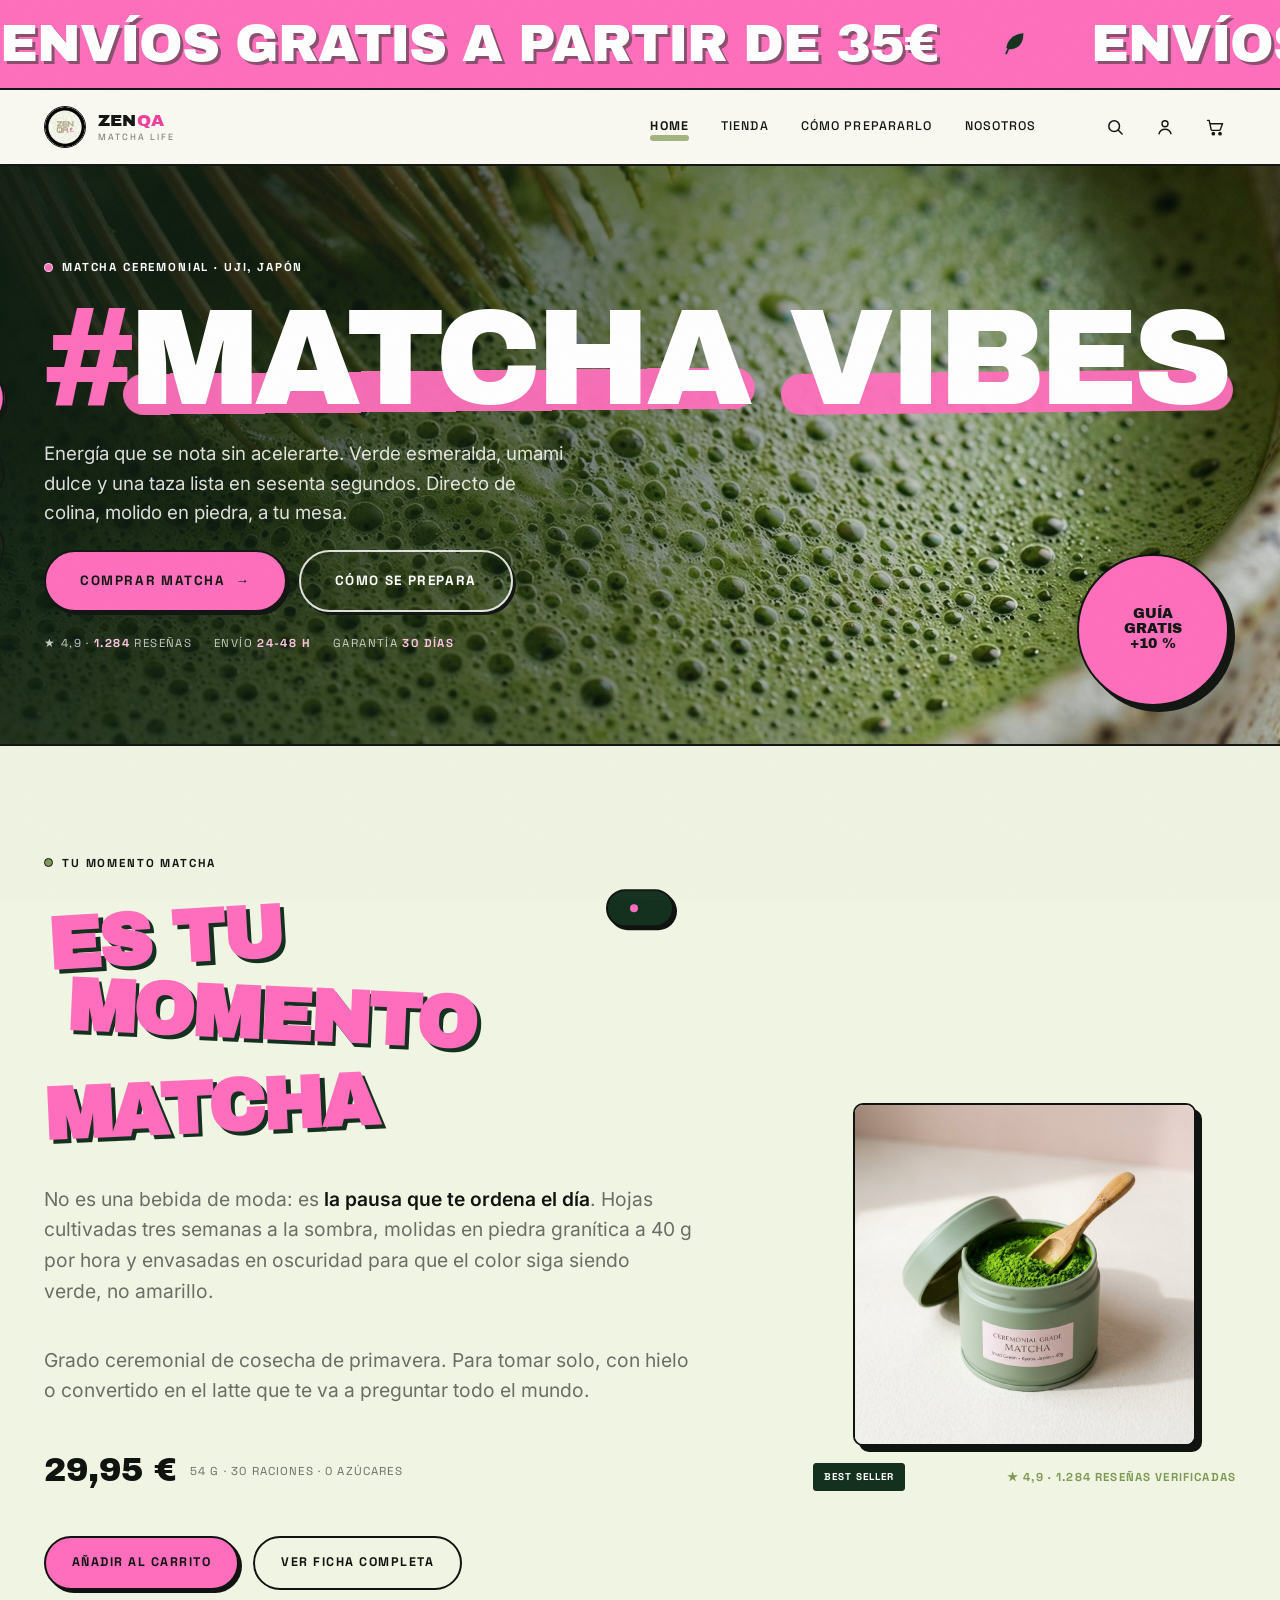
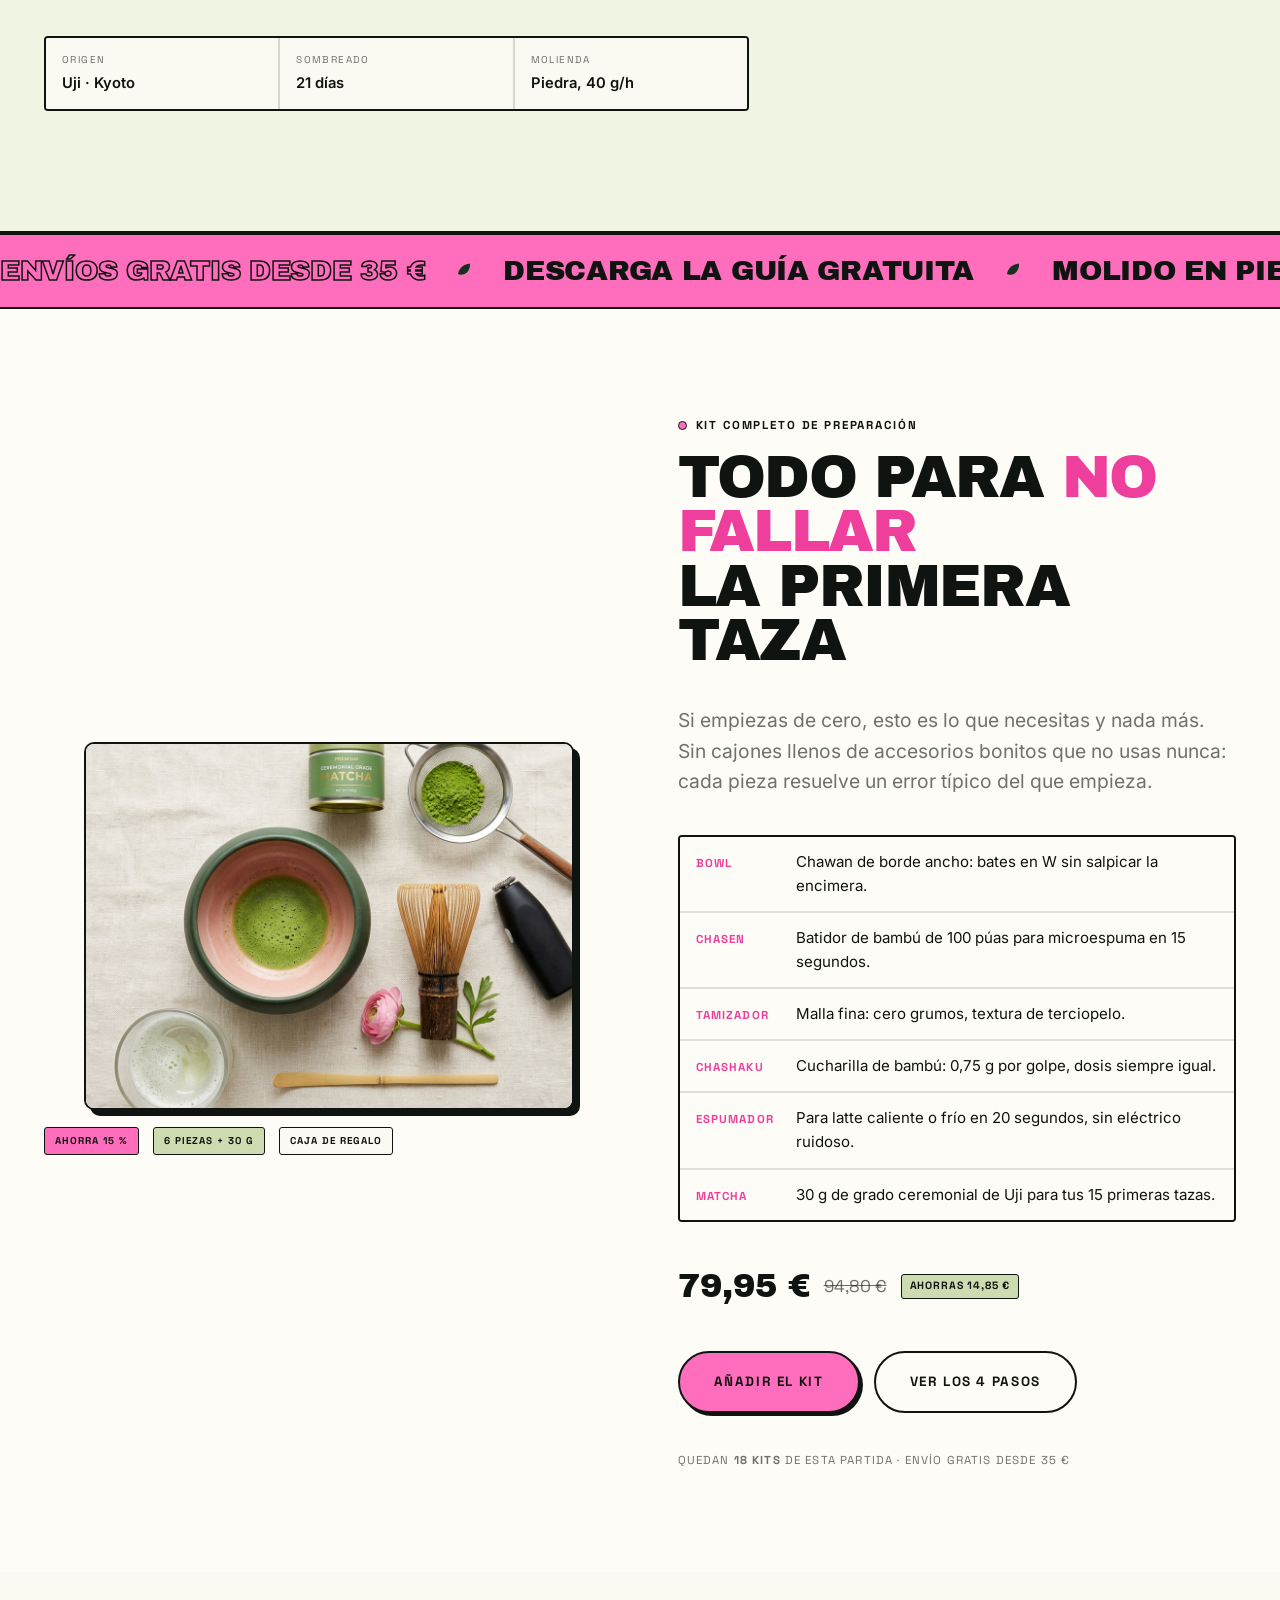
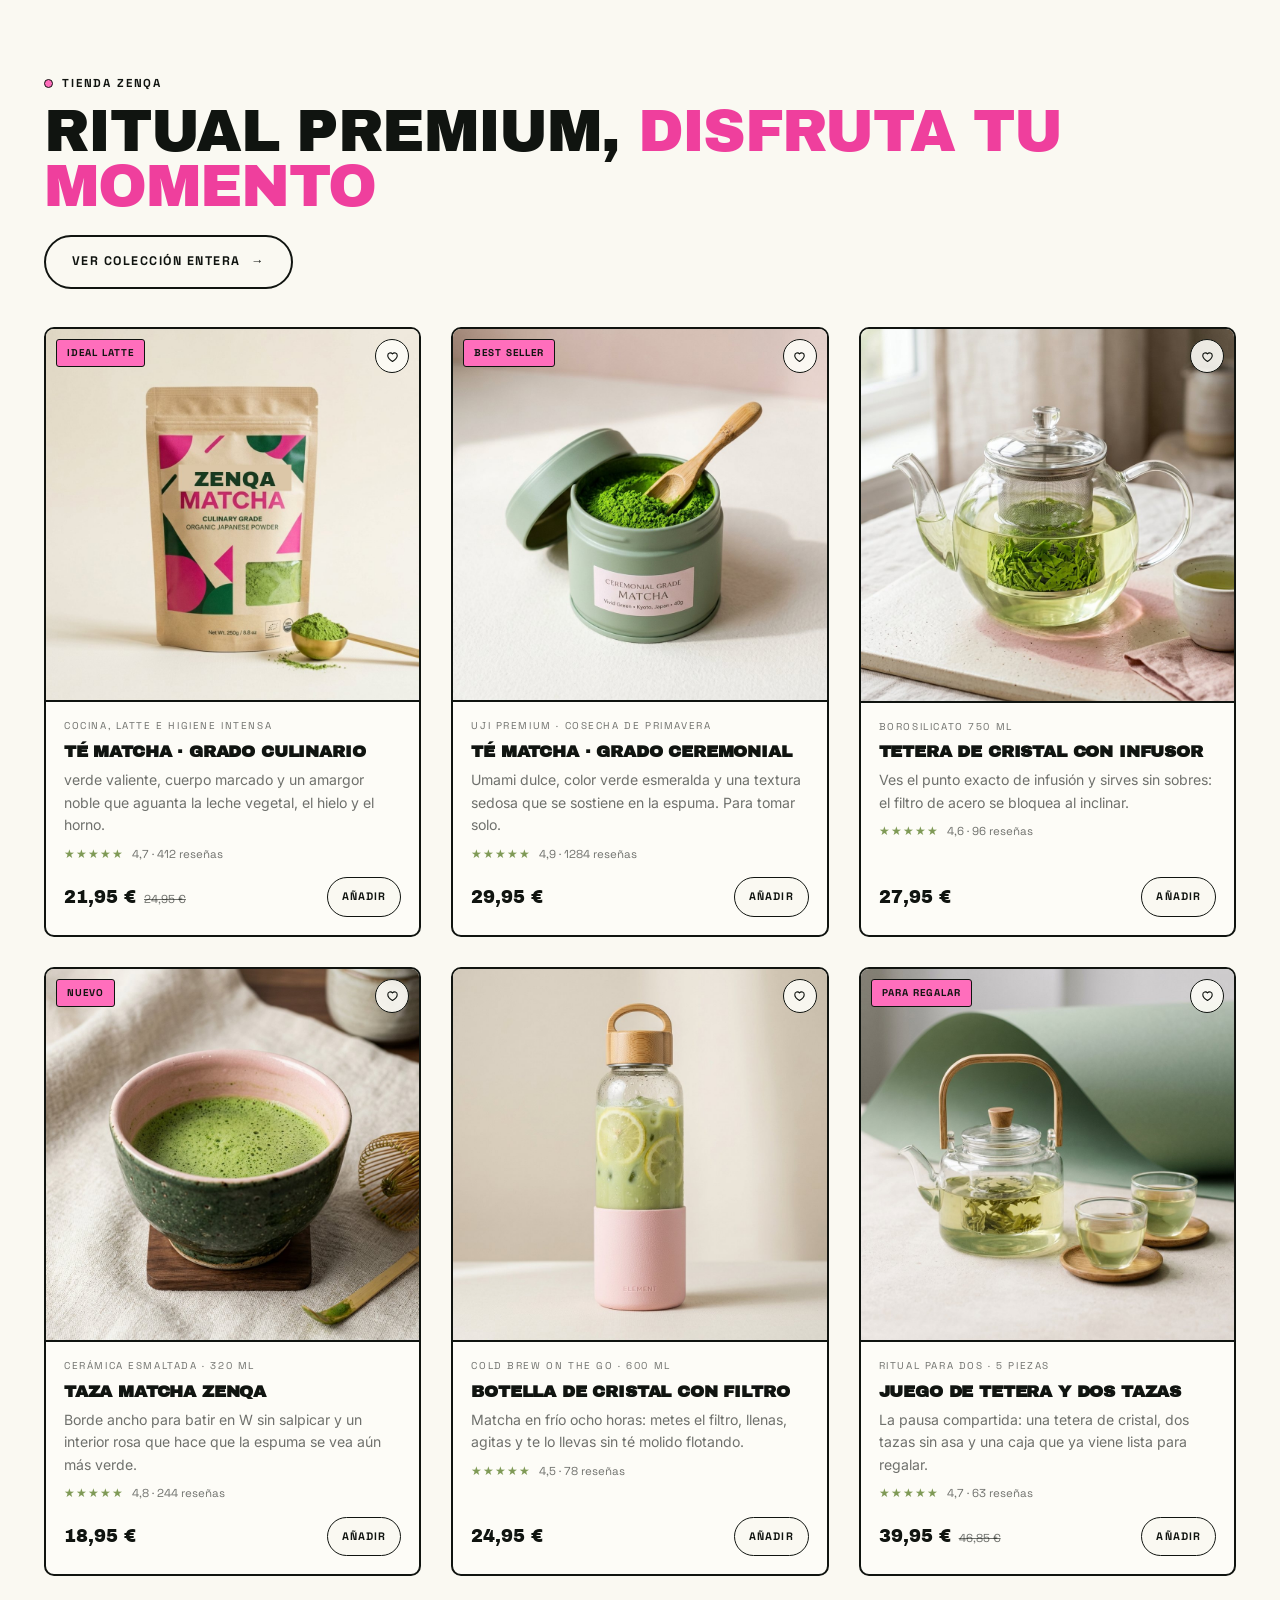
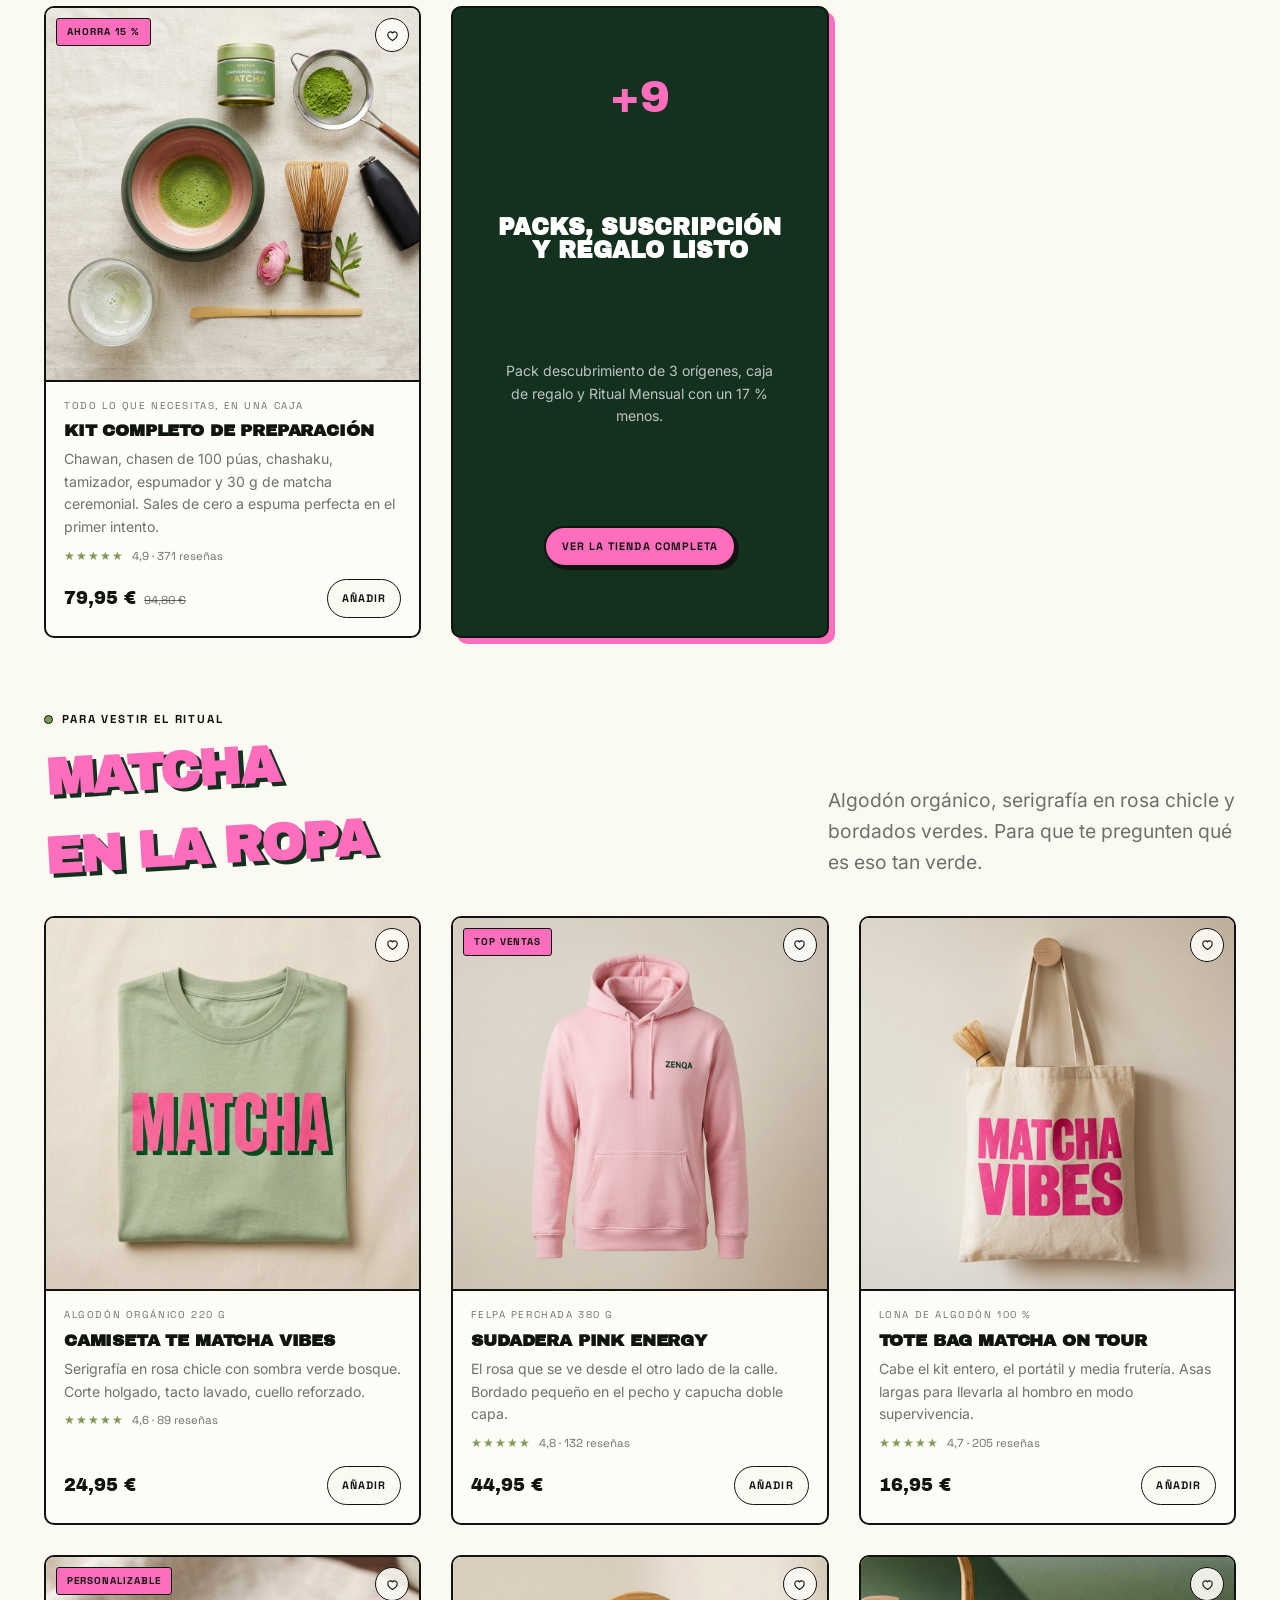
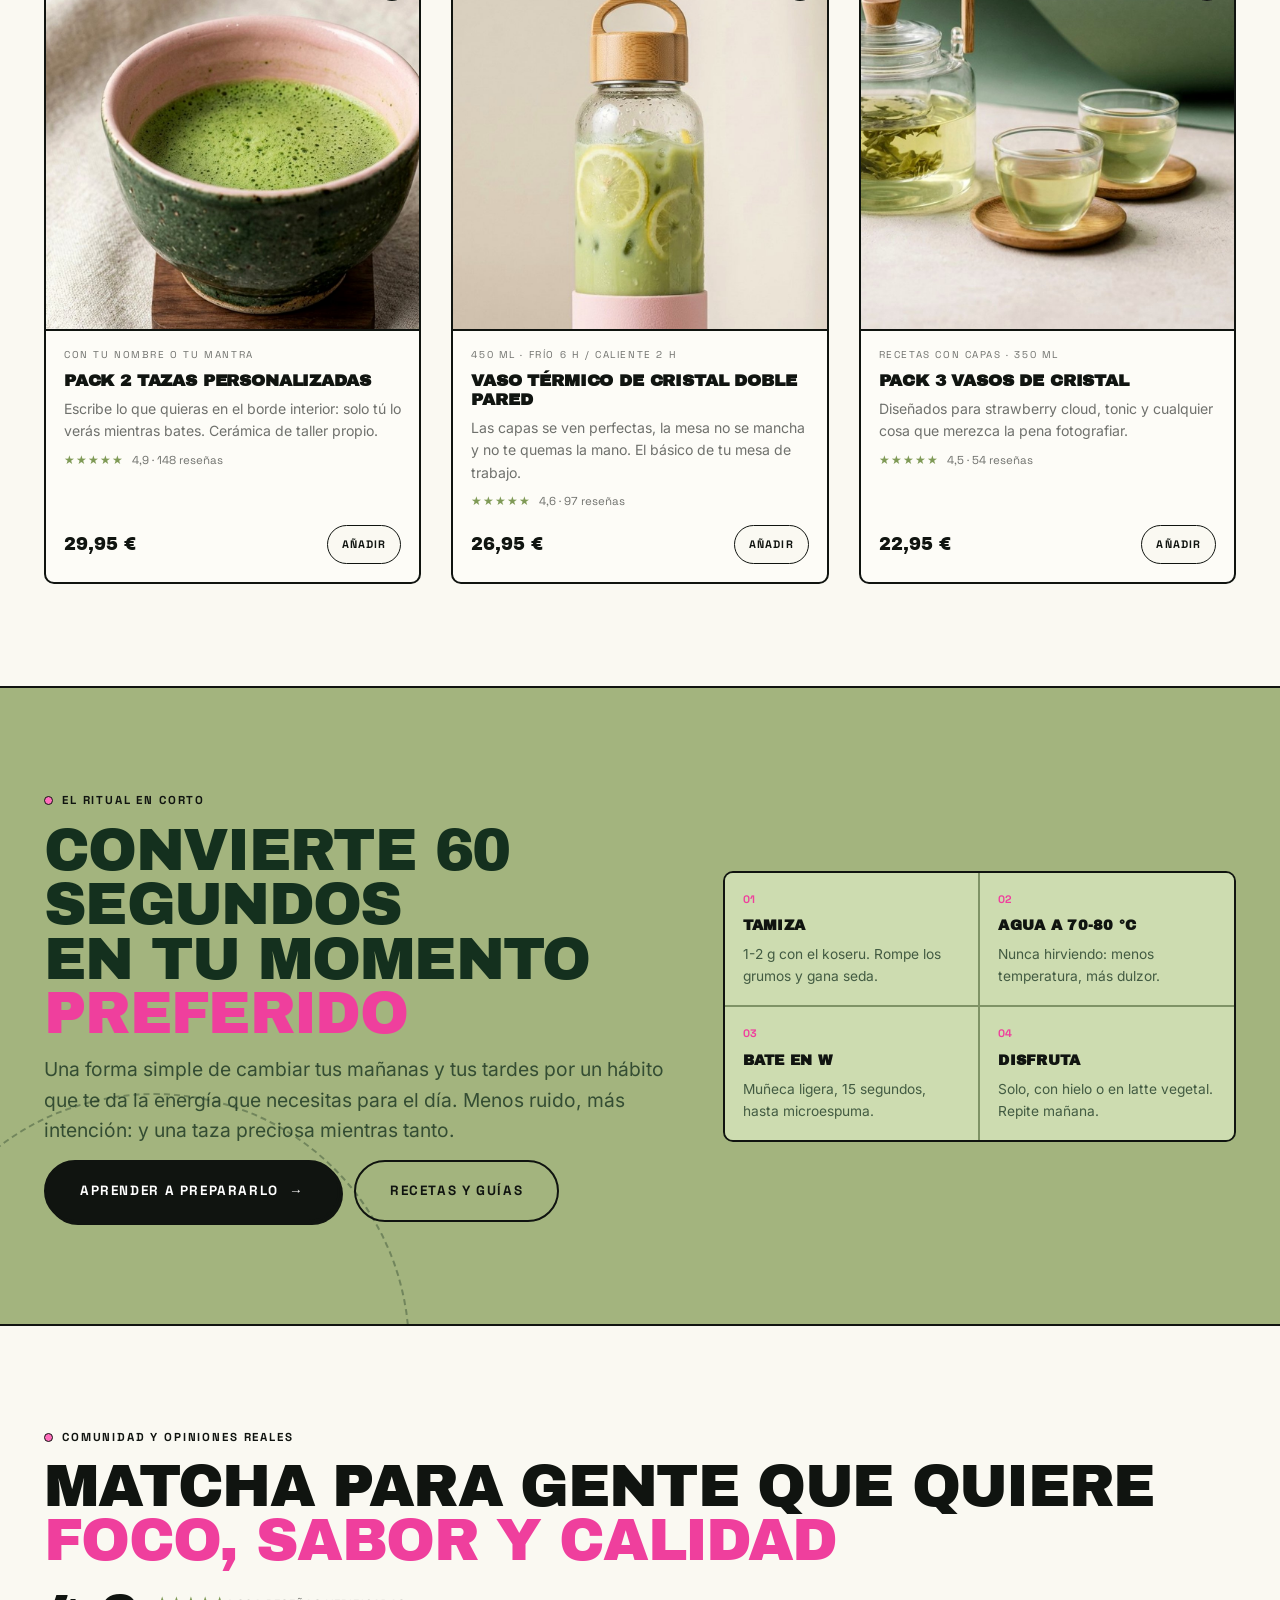
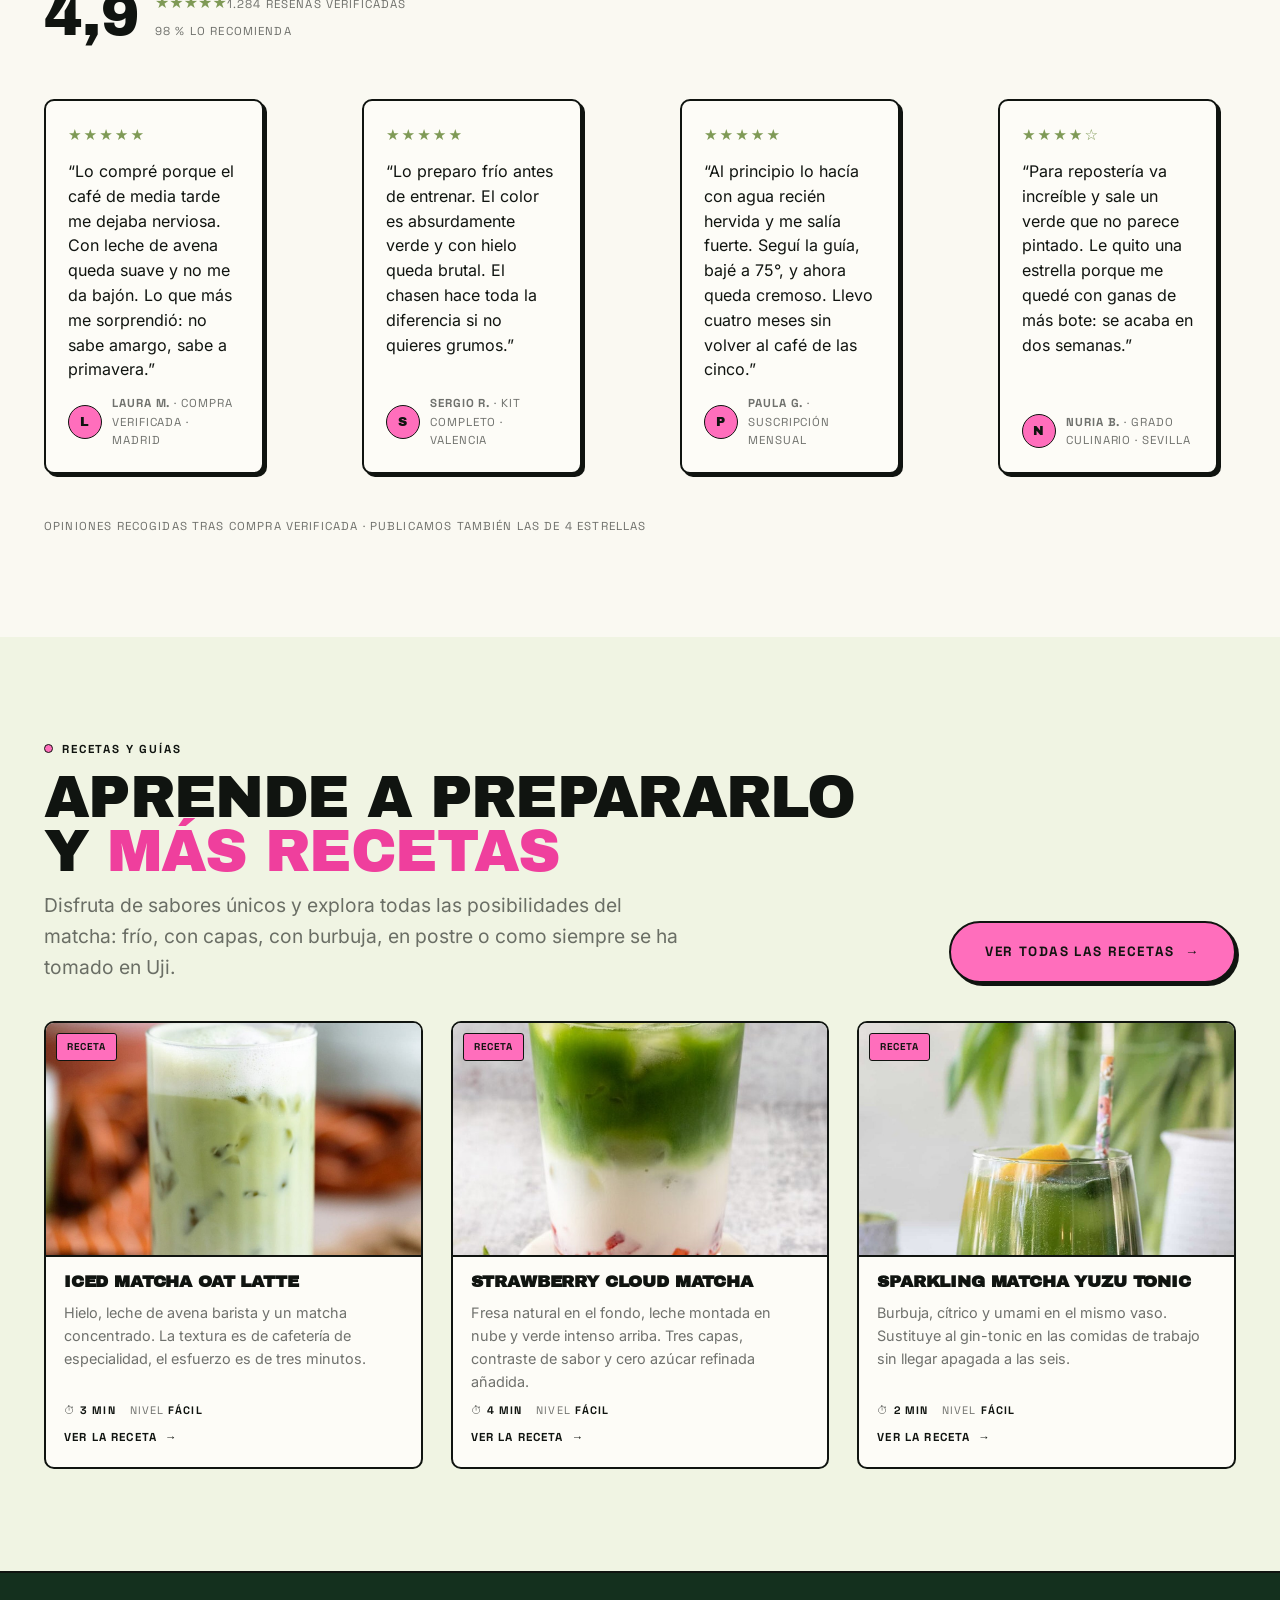
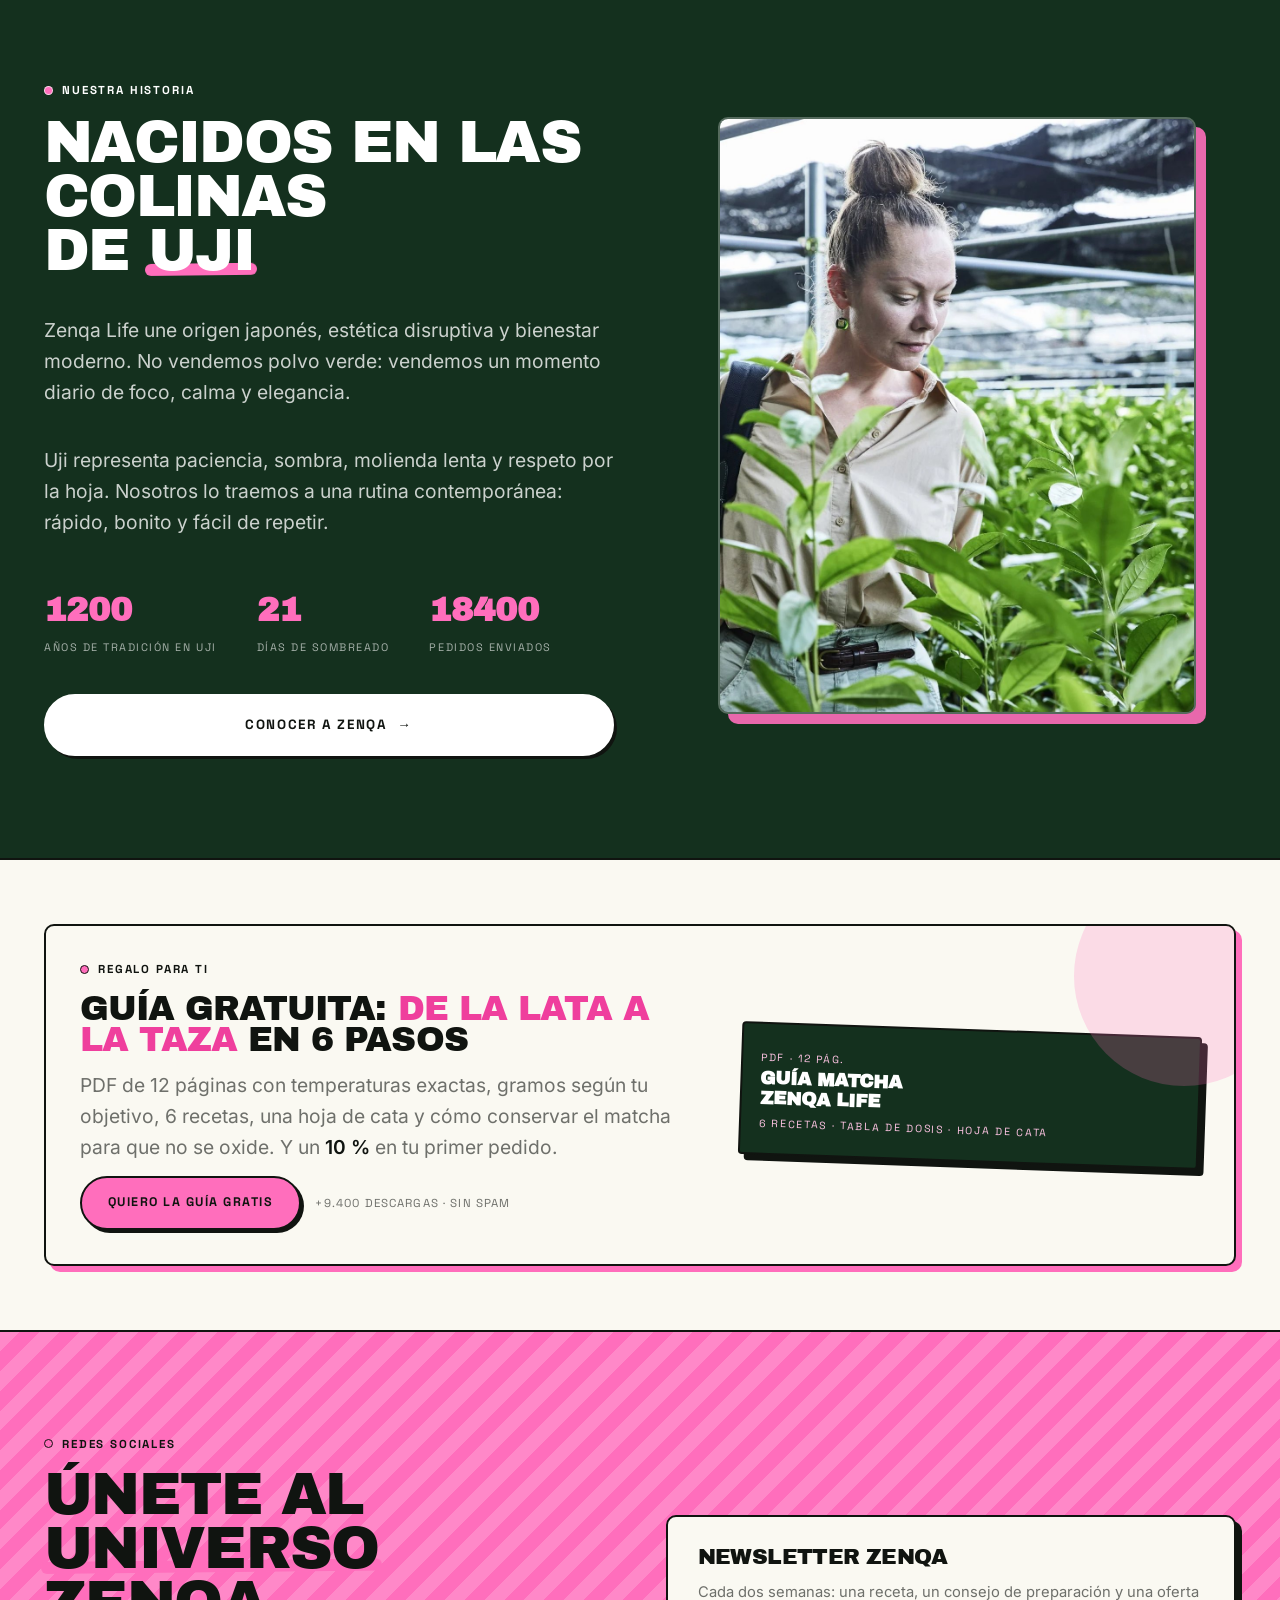
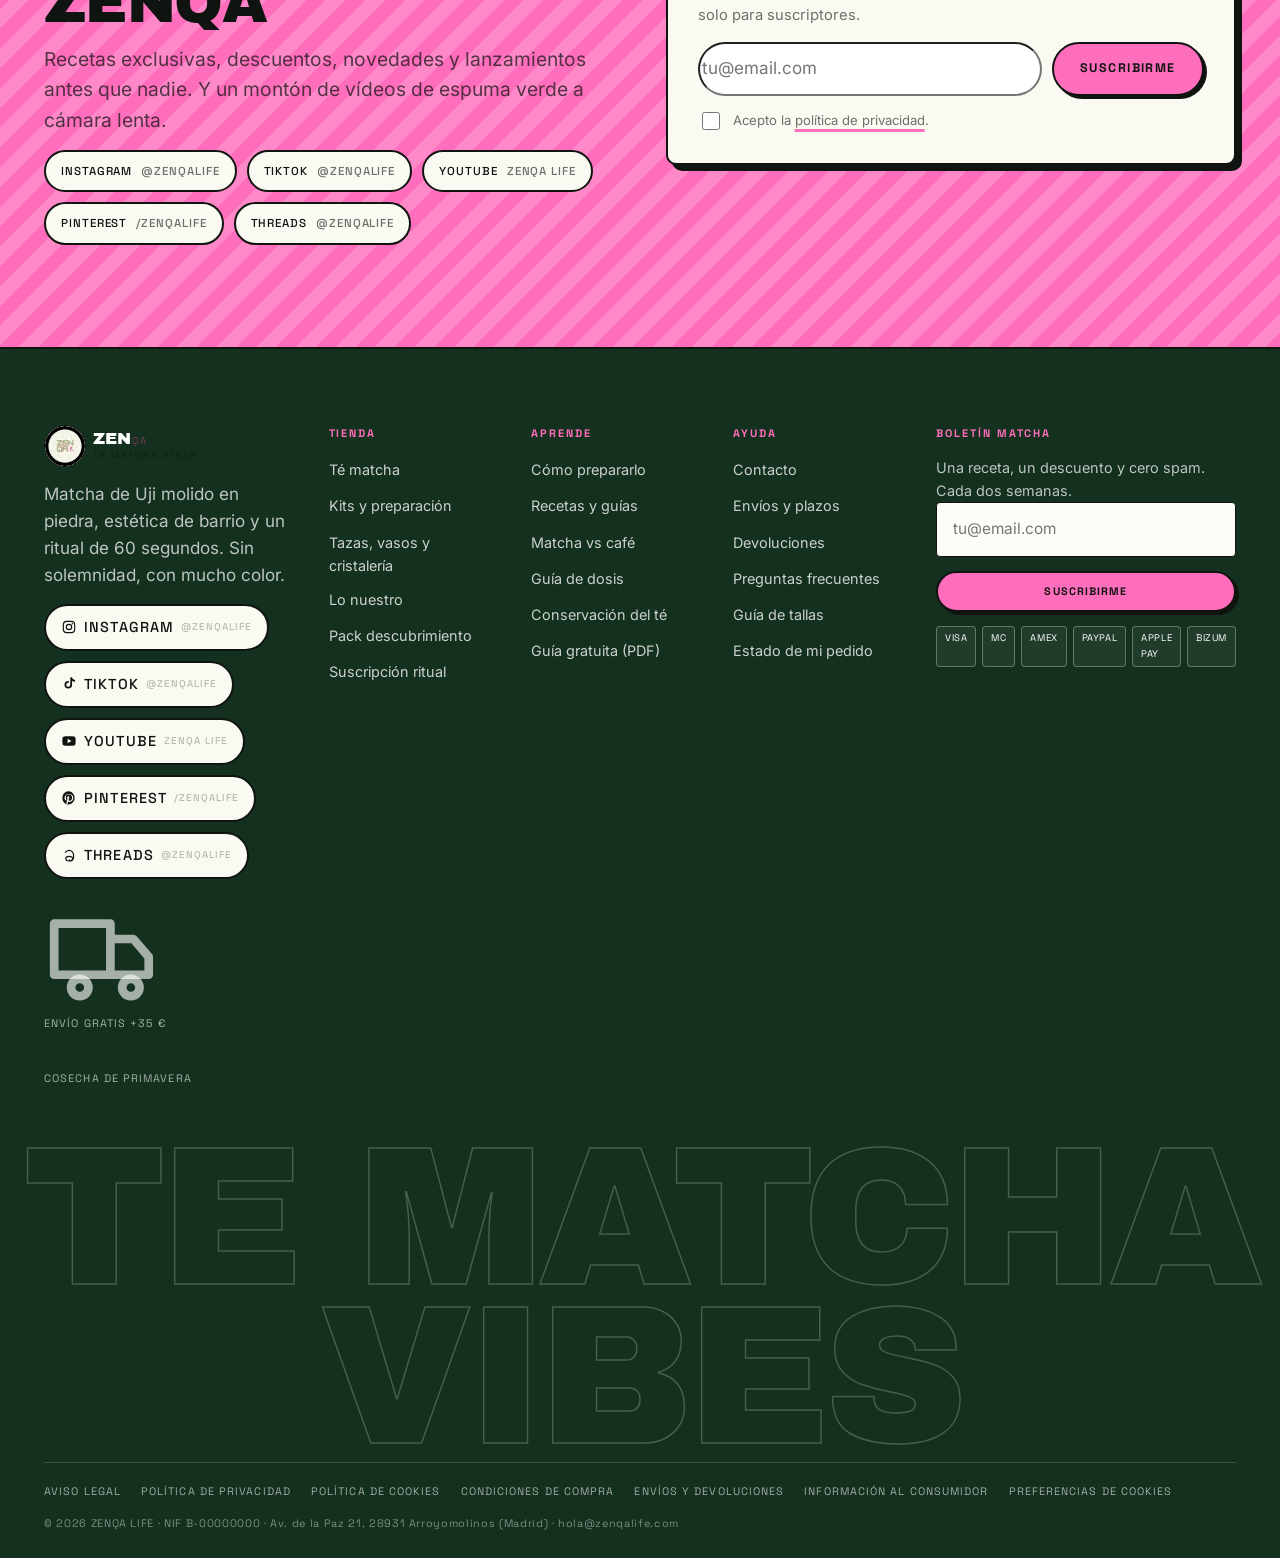
<file: index.html>
<!DOCTYPE html>
<html lang="es">
<head>
<meta charset="utf-8">
<meta name="viewport" content="width=device-width, initial-scale=1">
<title>ZENQA LIFE · Matcha ceremonial de Uji con mucho ruido | Envío gratis +35 €</title>
<meta name="description" content="Tienda de té matcha: grado ceremonial y culinario de Uji, kits de preparación con chawan, chasen y tamizador, cristalería y ropa. Envíos gratis a partir de 35 €.">
<meta name="theme-color" content="#ff6ebc">
<link rel="icon" href="assets/img/favicon.png">
<link rel="stylesheet" href="assets/fonts/fonts.css">
<link rel="stylesheet" href="assets/css/zenqa.css">
<link rel="canonical" href="https://zenqalife.example/">
<meta property="og:title" content="ZENQA LIFE · Te matcha vibes">
<meta property="og:description" content="Matcha de Uji molido en piedra, kits completos y un ritual de 60 segundos.">
<meta property="og:type" content="website">
<meta property="og:image" content="assets/img/hero-matcha.jpg">
</head>
<body data-page="home">
<main id="MainContent">

  <!-- ================= HERO ================= -->
  <section class="hero">
    <div class="hero__media"><img src="assets/img/hero-matcha.jpg" alt="Primer plano de matcha batido con espuma verde intensa y batidor de bambú" fetchpriority="high"></div>
    <div class="wrap hero__in">
      <span class="eyebrow eyebrow--light">Matcha ceremonial · Uji, Japón</span>
      <h1 class="display"><span class="slash">#</span><span class="hl hl--thick">MATCHA</span> <span class="hl hl--thick">VIBES</span></h1>
      <p class="hero__copy">Energía que se nota sin acelerarte. Verde esmeralda, umami dulce y una taza lista en sesenta segundos. Directo de colina, molido en piedra, a tu mesa.</p>
      <div class="hero__cta">
        <a class="btn btn--pink btn--lg" href="tienda.html">Comprar matcha <span class="arw">→</span></a>
        <a class="btn btn--outline-light btn--lg" href="prepararlo.html">Cómo se prepara</a>
      </div>
      <p class="hero__meta"><span>★ 4,9 · <b>1.284</b> reseñas</span><span>Envío <b>24-48 h</b></span><span>Garantía <b>30 días</b></span></p>
    </div>
    <div class="hero__sticker" aria-hidden="true">Guía<br>gratis<br>+10&nbsp;%</div>
  </section>

  <!-- ================= TU MOMENTO MATCHA ================= -->
  <section class="sec moment" id="moment">
    <div class="wrap split split--wide-text">
      <div class="col gap-lg rv">
        <div>
          <span class="eyebrow eyebrow--sage">Tu momento matcha</span>
          <h2 class="stack-type" style="font-size:clamp(2.4rem,6.4vw,4.6rem);margin-top:14px">
            <span class="row"><span>Es tu</span></span>
            <span class="row"><span>momento</span></span>
            <span class="row"><span>matcha</span></span>
          </h2>
        </div>
        <p class="lede">No es una bebida de moda: es <strong>la pausa que te ordena el día</strong>. Hojas cultivadas tres semanas a la sombra, molidas en piedra granítica a 40 g por hora y envasadas en oscuridad para que el color siga siendo verde, no amarillo.</p>
        <p class="lede">Grado ceremonial de cosecha de primavera. Para tomar solo, con hielo o convertido en el latte que te va a preguntar todo el mundo.</p>
        <div class="kit__price">
          <span class="now" data-price>29,95 €</span>
          <span class="count-lbl">54 g · 30 raciones · 0 azúcares</span>
        </div>
        <div class="row">
          <button class="btn btn--pink" data-add="te-matcha-ceremonial">Añadir al carrito</button>
          <a class="btn btn--ghost" href="tienda.html#te-matcha-ceremonial">Ver ficha completa</a>
        </div>
        <dl class="specs">
          <div><dt>Origen</dt><dd>Uji · Kyoto</dd></div>
          <div><dt>Sombreado</dt><dd>21 días</dd></div>
          <div><dt>Molienda</dt><dd>Piedra, 40 g/h</dd></div>
        </dl>
      </div>
      <div class="moment__media rv rv-d1">
        <div class="blob" aria-hidden="true"></div>
        <figure class="frame">
          <img src="assets/img/p-ceremonial.jpg" alt="Lata de té matcha grado ceremonial de Zenqa Life con polvo verde intenso y cucharilla de bambú" loading="lazy">
        </figure>
        <div class="row row--between" style="margin-top:14px">
          <span class="tag tag--forest">Best seller</span>
          <span class="count-lbl"><span class="verified">★ 4,9 · 1.284 reseñas verificadas</span></span>
        </div>
      </div>
    </div>
  </section>

  <!-- ================= BANDA ROSA EN MOVIMIENTO ================= -->
  <div id="band-marquee" aria-hidden="true"></div>

  <!-- ================= KIT COMPLETO ================= -->
  <section class="sec kit sec--paper" id="kit">
    <div class="wrap split">
      <div class="rv">
        <figure class="frame"><img src="assets/img/p-kit.jpg" alt="Kit completo de preparación de matcha: bowl chawan, batidor chasen de bambú, cucharilla chashaku, tamizador y espumador" loading="lazy"></figure>
        <div class="row" style="margin-top:16px"><span class="tag">Ahorra 15 %</span><span class="tag tag--sage">6 piezas + 30 g</span><span class="tag tag--cream">Caja de regalo</span></div>
      </div>
      <div class="col gap-lg rv rv-d1">
        <div>
          <span class="eyebrow">Kit completo de preparación</span>
          <h2 class="display d-lg" style="margin-top:12px">Todo para <i>no fallar</i><br>la primera taza</h2>
        </div>
        <p class="lede">Si empiezas de cero, esto es lo que necesitas y nada más. Sin cajones llenos de accesorios bonitos que no usas nunca: cada pieza resuelve un error típico del que empieza.</p>
        <ul class="kit__list">
          <li><b>Bowl</b><span>Chawan de borde ancho: bates en W sin salpicar la encimera.</span></li>
          <li><b>Chasen</b><span>Batidor de bambú de 100 púas para microespuma en 15 segundos.</span></li>
          <li><b>Tamizador</b><span>Malla fina: cero grumos, textura de terciopelo.</span></li>
          <li><b>Chashaku</b><span>Cucharilla de bambú: 0,75 g por golpe, dosis siempre igual.</span></li>
          <li><b>Espumador</b><span>Para latte caliente o frío en 20 segundos, sin eléctrico ruidoso.</span></li>
          <li><b>Matcha</b><span>30 g de grado ceremonial de Uji para tus 15 primeras tazas.</span></li>
        </ul>
        <div class="kit__price">
          <span class="now">79,95 €</span><span class="was">94,80 €</span><span class="save">Ahorras 14,85 €</span>
        </div>
        <div class="row">
          <button class="btn btn--pink btn--lg" data-add="kit-completo">Añadir el kit</button>
          <a class="btn btn--ghost btn--lg" href="prepararlo.html">Ver los 4 pasos</a>
        </div>
        <p class="count-lbl">Quedan <strong>18 kits</strong> de esta partida · Envío gratis desde 35 €</p>
      </div>
    </div>
  </section>

  <!-- ================= GRID DE PRODUCTOS ================= -->
  <section class="sec" id="tienda">
    <div class="wrap">
      <header class="sec-head">
        <div class="col">
          <span class="eyebrow">Tienda Zenqa</span>
          <h2 class="display d-lg">Ritual premium, <i>disfruta tu momento</i></h2>
        </div>
        <a class="btn btn--ghost" href="tienda.html">Ver colección entera <span class="arw">→</span></a>
      </header>
      <div class="pgrid" id="grid-matcha"></div>

      <header class="sec-head" style="margin-top:clamp(44px,6vw,72px)">
        <div class="col">
          <span class="eyebrow eyebrow--sage">Para vestir el ritual</span>
          <h2 class="stack-type" style="font-size:clamp(1.9rem,4.4vw,3.2rem)"><span class="row"><span>Matcha</span></span></h2>
          <h2 class="stack-type" style="font-size:clamp(1.9rem,4.4vw,3.2rem);margin-top:6px"><span class="row"><span>en la ropa</span></span></h2>
        </div>
        <p class="lede" style="max-width:34ch">Algodón orgánico, serigrafía en rosa chicle y bordados verdes. Para que te pregunten qué es eso tan verde.</p>
      </header>
      <div class="pgrid" id="grid-outfit"></div>
    </div>
  </section>

  <!-- ================= SECCIÓN VERDE CLARO ================= -->
  <section class="sec greencta" id="sesenta">
    <div class="wrap greencta__in">
      <div class="col rv">
        <span class="eyebrow">El ritual en corto</span>
        <h2 class="display d-lg" style="color:var(--forest)">Convierte 60 segundos<br>en tu momento <i>preferido</i></h2>
        <p class="lede" style="color:rgba(20,48,30,.78)">Una forma simple de cambiar tus mañanas y tus tardes por un hábito que te da la energía que necesitas para el día. Menos ruido, más intención: y una taza preciosa mientras tanto.</p>
        <div class="row">
          <a class="btn btn--lg" href="prepararlo.html">Aprender a prepararlo <span class="arw">→</span></a>
          <a class="btn btn--ghost btn--lg" href="recetas.html">Recetas y guías</a>
        </div>
      </div>
      <ol class="steps rv rv-d1">
        <li><span class="n">01</span><b>Tamiza</b><span>1-2 g con el koseru. Rompe los grumos y gana seda.</span></li>
        <li><span class="n">02</span><b>Agua a 70-80 °C</b><span>Nunca hirviendo: menos temperatura, más dulzor.</span></li>
        <li><span class="n">03</span><b>Bate en W</b><span>Muñeca ligera, 15 segundos, hasta microespuma.</span></li>
        <li><span class="n">04</span><b>Disfruta</b><span>Solo, con hielo o en latte vegetal. Repite mañana.</span></li>
      </ol>
    </div>
  </section>

  <!-- ================= RESEÑAS ================= -->
  <section class="sec sec--cream" id="resenas">
    <div class="wrap">
      <header class="sec-head">
        <div class="col rv">
          <span class="eyebrow">Comunidad y opiniones reales</span>
          <h2 class="display d-lg">Matcha para gente que quiere<br><i>foco, sabor y calidad</i></h2>
        </div>
        <div class="score rv rv-d1">
          <span class="big" data-count-to="4.9" data-dec="1">4,9</span>
          <div><div class="verified" style="font-size:1rem">★★★★★</div><span class="count-lbl">1.284 reseñas verificadas<br>98 % lo recomienda</span></div>
        </div>
      </header>
      <div class="rail" id="reviews"></div>
      <p class="count-lbl" style="margin-top:16px">Opiniones recogidas tras compra verificada · Publicamos también las de 4 estrellas</p>
    </div>
  </section>

  <!-- ================= RECETAS ================= -->
  <section class="sec sec--mint" id="recetas">
    <div class="wrap">
      <header class="sec-head">
        <div class="col rv">
          <span class="eyebrow">Recetas y guías</span>
          <h2 class="display d-lg">Aprende a prepararlo<br>y <i>más recetas</i></h2>
          <p class="lede">Disfruta de sabores únicos y explora todas las posibilidades del matcha: frío, con capas, con burbuja, en postre o como siempre se ha tomado en Uji.</p>
        </div>
        <a class="btn btn--pink btn--lg" href="recetas.html">Ver todas las recetas <span class="arw">→</span></a>
      </header>
      <div class="rcards" id="grid-recipes-home"></div>
    </div>
  </section>

  <!-- ================= HISTORIA ================= -->
  <section class="sec story" id="historia">
    <div class="wrap split">
      <div class="rv" style="order:2">
        <figure class="frame"><img src="assets/img/uji-field.jpg" alt="Campos de té en terrazas de Uji entre la niebla a primera hora" loading="lazy"></figure>
      </div>
      <div class="col gap-lg rv rv-d1">
        <div>
          <span class="eyebrow eyebrow--light">Nuestra historia</span>
          <h2 class="display d-lg" style="color:#fff;margin-top:12px">Nacidos en las colinas<br>de <span class="hl">Uji</span></h2>
        </div>
        <p class="lede">Zenqa Life une origen japonés, estética disruptiva y bienestar moderno. No vendemos polvo verde: vendemos un momento diario de foco, calma y elegancia.</p>
        <p class="lede">Uji representa paciencia, sombra, molienda lenta y respeto por la hoja. Nosotros lo traemos a una rutina contemporánea: rápido, bonito y fácil de repetir.</p>
        <div class="stats">
          <div><b data-count-to="1200">0</b><span>años de tradición en Uji</span></div>
          <div><b data-count-to="21">0</b><span>días de sombreado</span></div>
          <div><b data-count-to="18400">0</b><span>pedidos enviados</span></div>
        </div>
        <a class="btn btn--light btn--lg" href="nosotros.html">Conocer a Zenqa <span class="arw">→</span></a>
      </div>
    </div>
  </section>

  <!-- ================= LEAD MAGNET ================= -->
  <section class="sec sec--tight" id="lead">
    <div class="wrap">
      <div class="lead rv">
        <div class="col">
          <span class="eyebrow">Regalo para ti</span>
          <h2 class="display d-md">Guía gratuita: <i>de la lata a la taza</i> en 6 pasos</h2>
          <p class="lede">PDF de 12 páginas con temperaturas exactas, gramos según tu objetivo, 6 recetas, una hoja de cata y cómo conservar el matcha para que no se oxide. Y un <strong>10 %</strong> en tu primer pedido.</p>
          <div class="row">
            <a class="btn btn--pink" href="#lead" data-act="lead-open">Quiero la guía gratis</a>
            <span class="count-lbl">+9.400 descargas · sin spam</span>
          </div>
        </div>
        <div class="mock">
          <span>PDF · 12 pág.</span>
          <b>Guía Matcha<br>Zenqa Life</b>
          <span>6 recetas · tabla de dosis · hoja de cata</span>
        </div>
      </div>
    </div>
  </section>

  <!-- ================= RRSS + NEWSLETTER ================= -->
  <section class="sec join" id="comunidad">
    <div class="wrap join__in">
      <div class="col rv">
        <span class="eyebrow">Redes sociales</span>
        <h2 class="display d-lg">Únete al <span class="hl">universo</span> Zenqa</h2>
        <p class="lede" style="color:rgba(16,20,16,.72)">Recetas exclusivas, descuentos, novedades y lanzamientos antes que nadie. Y un montón de vídeos de espuma verde a cámara lenta.</p>
        <div class="socials" id="socials"></div>
      </div>
      <div class="col rv rv-d1" style="background:var(--cream);border:var(--edge);border-radius:var(--r-lg);padding:clamp(20px,3vw,30px);box-shadow:var(--shadow)">
        <h3 class="display d-sm">Newsletter Zenqa</h3>
        <p style="font-size:.92rem;color:var(--ink-60)">Cada dos semanas: una receta, un consejo de preparación y una oferta solo para suscriptores.</p>
        <form class="col" data-news="home" novalidate>
          <div class="subscribe">
            <input type="email" name="email" aria-label="Tu email" placeholder="tu@email.com" required>
            <button class="btn btn--pink" type="submit">Suscribirme</button>
          </div>
          <label class="check"><input type="checkbox" name="priv" required><span>Acepto la <a href="legal.html#privacidad" class="underline-sketch">política de privacidad</a>.</span></label>
          <p class="err" data-err hidden>Necesitamos un email válido y tu consentimiento.</p>
        </form>
      </div>
    </div>
  </section>
</main>

<script src="assets/js/data.js"></script>
<script src="assets/js/app.js"></script>
<script>
  document.getElementById("socials").innerHTML = ZENQA.brand.social.map(function (s) {
    return '<a class="social" href="' + s.url + '" target="_blank" rel="noopener"><span>' + s.label + '</span><i>' + s.handle + '</i></a>';
  }).join("");
</script>
</body>
</html>
</file>
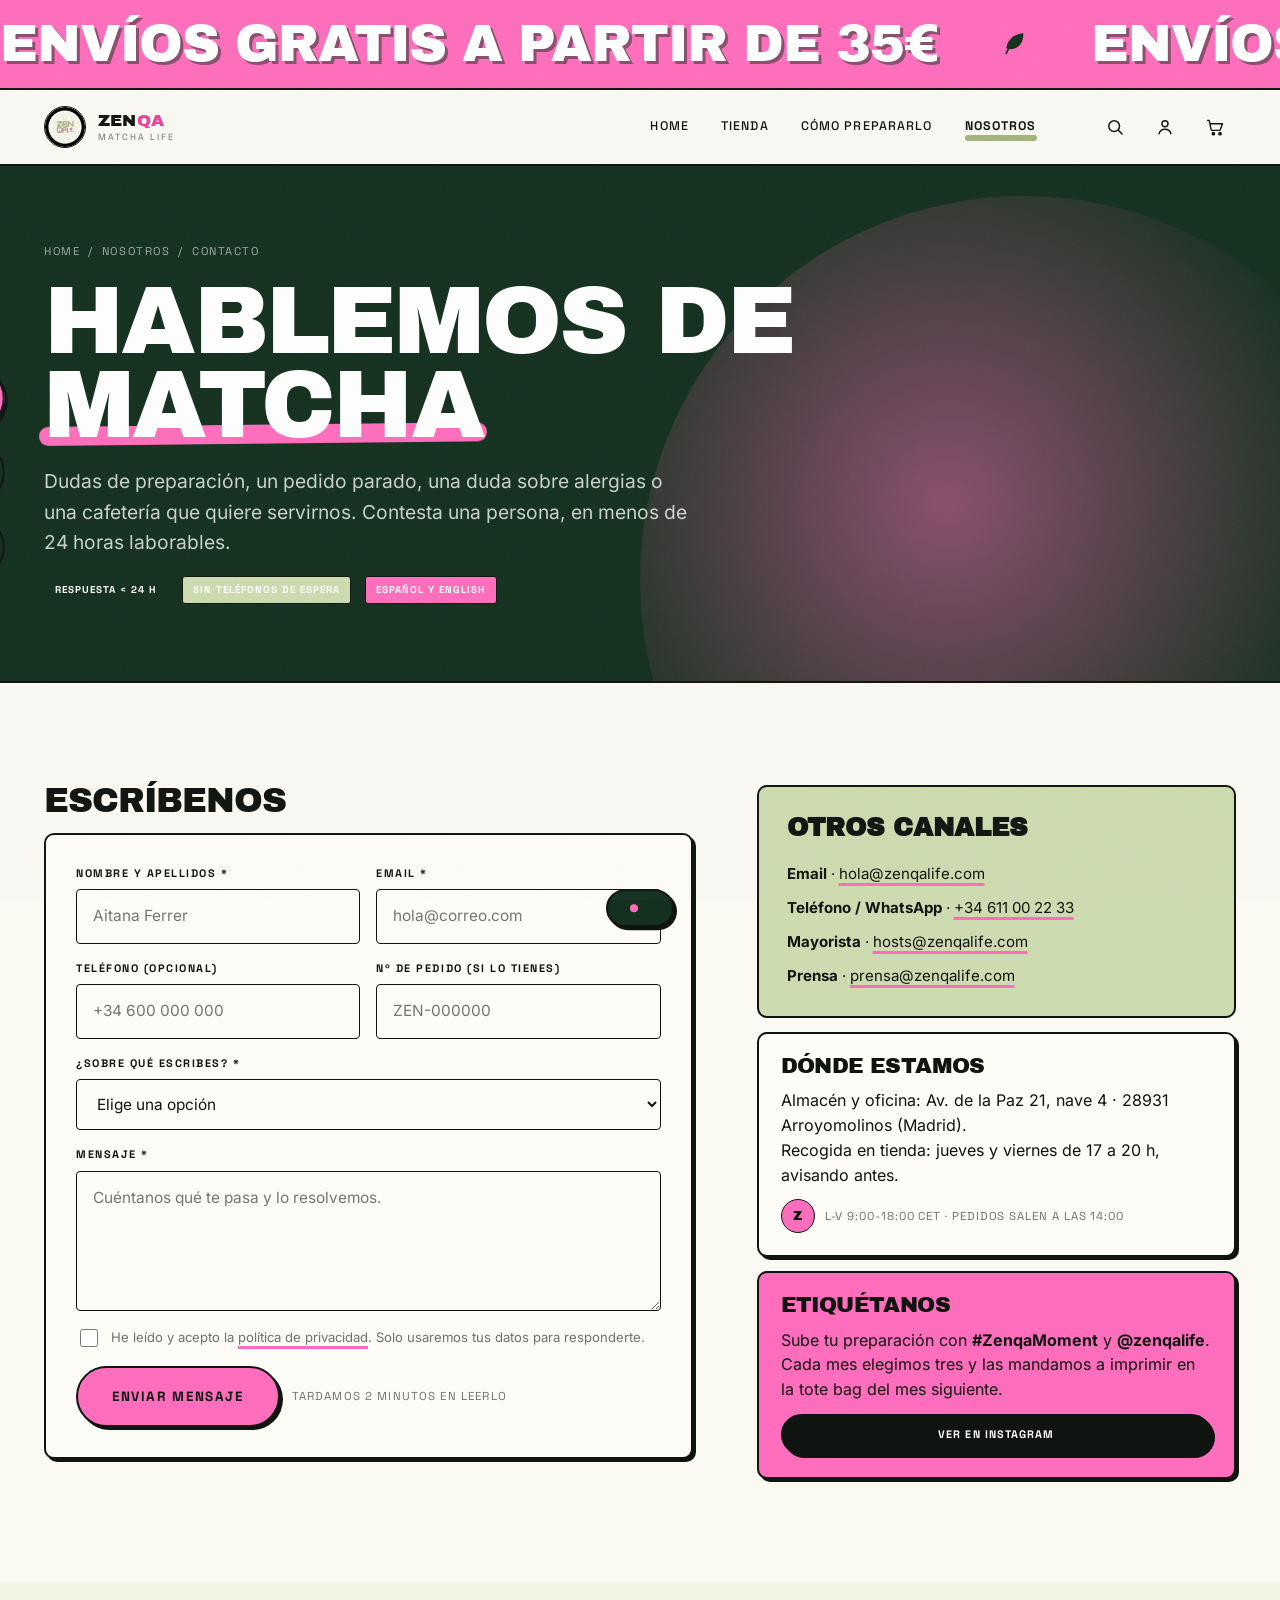
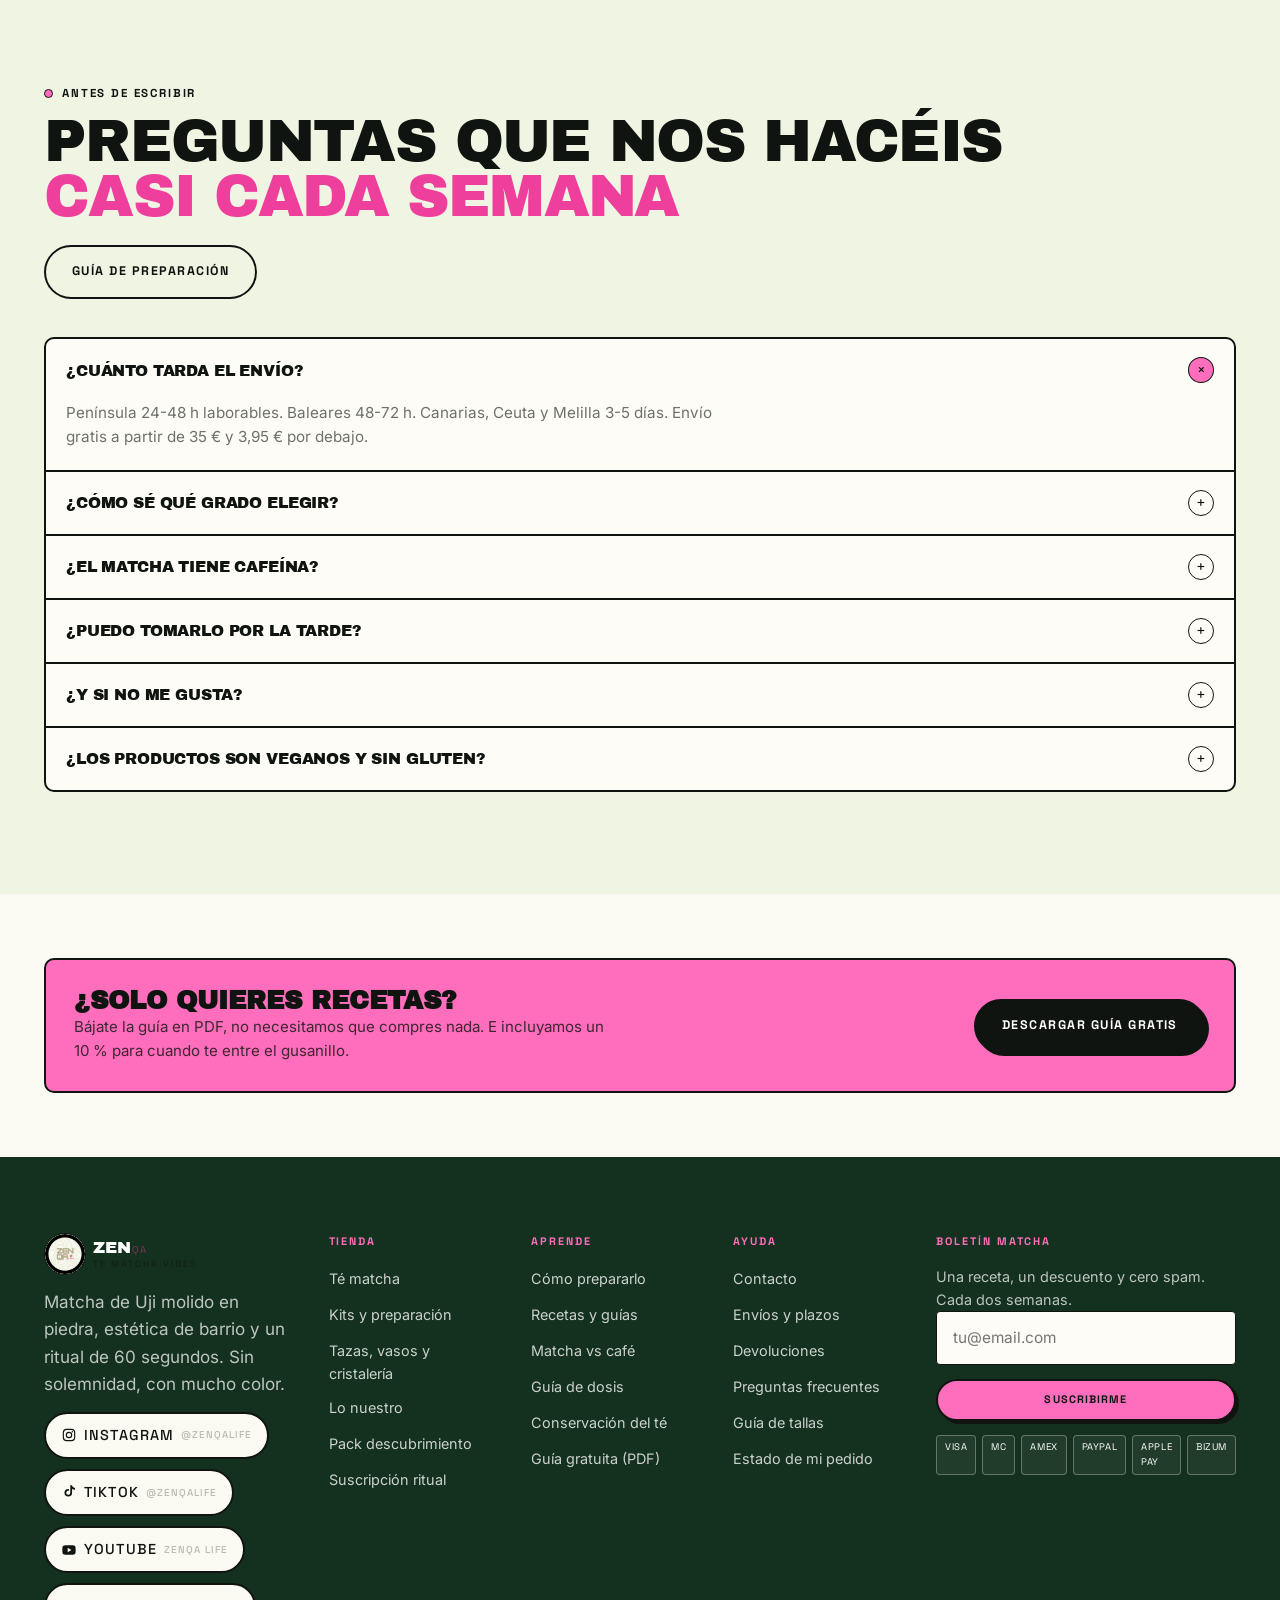
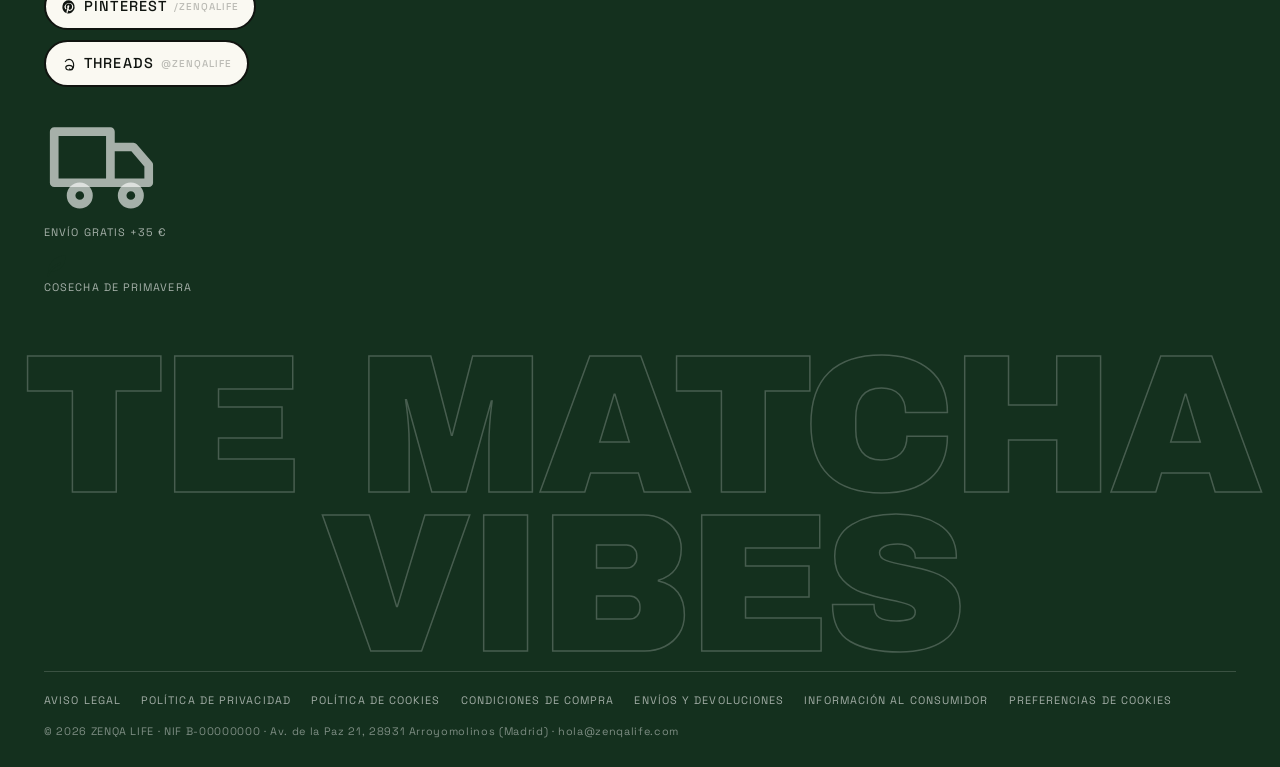
<file: contacto.html>
<!DOCTYPE html>
<html lang="es">
<head>
<meta charset="utf-8">
<meta name="viewport" content="width=device-width, initial-scale=1">
<title>Contacto · ZENQA LIFE</title>
<meta name="description" content="Escríbenos a Zenqa Life: dudas de preparación, pedidos, envíos, devoluciones, mayoreo y colaboraciones. Respondemos en 24 h laborables.">
<meta name="theme-color" content="#ff6ebc">
<link rel="icon" href="assets/img/favicon.png">
<link rel="stylesheet" href="assets/fonts/fonts.css">
<link rel="stylesheet" href="assets/css/zenqa.css">
</head>
<body data-page="contacto">
<main id="MainContent">

  <header class="phead">
    <div class="wrap phead__in">
      <nav class="crumbs" aria-label="Ruta"><a href="index.html">Home</a> <span>/</span> <a href="nosotros.html">Nosotros</a> <span>/</span> <span aria-current="page">Contacto</span></nav>
      <h1 class="display">Hablemos de<br><span class="hl">matcha</span></h1>
      <p class="lede">Dudas de preparación, un pedido parado, una duda sobre alergias o una cafetería que quiere servirnos. Contesta una persona, en menos de 24 horas laborables.</p>
      <div class="row">
        <span class="tag tag--forest">Respuesta &lt; 24 h</span><span class="tag tag--sage">Sin teléfonos de espera</span><span class="tag">Español y English</span>
      </div>
    </div>
  </header>

  <section class="sec">
    <div class="wrap split" style="align-items:start;grid-template-columns:1.15fr .85fr">
      <!-- formulario -->
      <div class="rv">
        <h2 class="display d-md" style="margin-bottom:16px">Escríbenos</h2>
        <form data-contact novalidate style="display:grid;gap:16px;border:var(--edge);border-radius:var(--r-lg);background:var(--paper);padding:clamp(20px,3vw,30px);box-shadow:var(--shadow-sm)">
          <div class="form-row">
            <div class="field"><label for="cname">Nombre y apellidos *</label><input id="cname" name="name" required autocomplete="name" placeholder="Aitana Ferrer"></div>
            <div class="field"><label for="cmail">Email *</label><input id="cmail" name="email" type="email" required autocomplete="email" placeholder="hola@correo.com"></div>
          </div>
          <div class="form-row">
            <div class="field"><label for="cphone">Teléfono (opcional)</label><input id="cphone" name="phone" type="tel" autocomplete="tel" placeholder="+34 600 000 000"></div>
            <div class="field"><label for="corder">Nº de pedido (si lo tienes)</label><input id="corder" name="order" placeholder="ZEN-000000"></div>
          </div>
          <div class="field"><label for="ctopic">¿Sobre qué escribes? *</label>
            <select id="ctopic" name="topic" required>
              <option value="">Elige una opción</option>
              <option>Duda sobre mi pedido</option>
              <option>Cambios o devolución</option>
              <option>Cómo preparar el matcha</option>
              <option>Grado, alergias o ingredientes</option>
              <option>Mayorista o cafeterías</option>
              <option>Prensa y colaboraciones</option>
              <option>Otra cosa</option>
            </select>
          </div>
          <div class="field"><label for="cmsg">Mensaje *</label><textarea id="cmsg" name="msg" required placeholder="Cuéntanos qué te pasa y lo resolvemos."></textarea></div>
          <label class="check"><input type="checkbox" name="priv" required><span>He leído y acepto la <a href="legal.html#privacidad" class="underline-sketch">política de privacidad</a>. Solo usaremos tus datos para responderte.</span></label>
          <p class="err" data-err hidden>Revisa los campos obligatorios: nombre, email válido, motivo, mensaje y consentimiento.</p>
          <div class="row" style="gap:12px">
            <button class="btn btn--pink btn--lg" type="submit">Enviar mensaje</button>
            <span class="count-lbl">Tardamos 2 minutos en leerlo</span>
          </div>
        </form>

        <div class="form-ok" data-contact-ok hidden style="margin-top:18px">
          <strong class="display d-sm">¡Recibido, <span data-who></span>!</strong>
          <p>Tu consulta ya está en la bandeja del equipo. Te contestamos a la dirección que nos has dejado en menos de 24 h laborables (si escribes un viernes por la tarde, será el lunes). Nº de ticket: <strong>ZEN-<span data-ticket>4821</span></strong>.</p>
          <div class="row"><a class="btn btn--sm" href="recetas.html">Mientras tanto, mira las recetas</a><a class="btn btn--sm btn--ghost" href="tienda.html">Seguir comprando</a></div>
        </div>
      </div>

      <!-- canales -->
      <aside class="col rv rv-d1">
        <div class="banner-x" style="flex-direction:column;align-items:flex-start">
          <h3>Otros canales</h3>
          <ul class="col" style="gap:10px;font-size:.94rem">
            <li><strong>Email</strong> · <a class="underline-sketch" href="mailto:hola@zenqalife.com">hola@zenqalife.com</a></li>
            <li><strong>Teléfono / WhatsApp</strong> · <a class="underline-sketch" href="tel:+34611002233">+34 611 00 22 33</a></li>
            <li><strong>Mayorista</strong> · <a class="underline-sketch" href="mailto:hosts@zenqalife.com">hosts@zenqalife.com</a></li>
            <li><strong>Prensa</strong> · <a class="underline-sketch" href="mailto:prensa@zenqalife.com">prensa@zenqalife.com</a></li>
          </ul>
        </div>
        <div class="quote">
          <h3 class="display d-sm">Dónde estamos</h3>
          <p>Almacén y oficina: Av. de la Paz 21, nave 4 · 28931 Arroyomolinos (Madrid).<br>Recogida en tienda: jueves y viernes de 17 a 20 h, avisando antes.</p>
          <footer><span class="avatar">Z</span><span>L-V 9:00-18:00 CET · pedidos salen a las 14:00</span></footer>
        </div>
        <div class="quote" style="background:var(--pink)">
          <h3 class="display d-sm">Etiquétanos</h3>
          <p>Sube tu preparación con <strong>#ZenqaMoment</strong> y <strong>@zenqalife</strong>. Cada mes elegimos tres y las mandamos a imprimir en la tote bag del mes siguiente.</p>
          <a class="btn btn--sm" href="https://www.instagram.com/" target="_blank" rel="noopener">Ver en Instagram</a>
        </div>
      </aside>
    </div>
  </section>

  <!-- FAQ -->
  <section class="sec sec--mint" id="ayuda">
    <div class="wrap">
      <header class="sec-head">
        <div class="col rv"><span class="eyebrow">Antes de escribir</span><h2 class="display d-lg">Preguntas que nos hacéis<br><i>casi cada semana</i></h2></div>
        <a class="btn btn--ghost" href="prepararlo.html">Guía de preparación</a>
      </header>
      <div id="faq" class="rv"></div>
    </div>
  </section>

  <section class="sec sec--tight" id="lead">
    <div class="wrap">
      <div class="banner-x banner-x--pink rv">
        <div><h3>¿Solo quieres recetas?</h3><p>Bájate la guía en PDF, no necesitamos que compres nada. E incluyamos un 10 % para cuando te entre el gusanillo.</p></div>
        <a class="btn" href="#lead" data-act="lead-open">Descargar guía gratis</a>
      </div>
    </div>
  </section>
</main>

<script src="assets/js/data.js"></script>
<script src="assets/js/app.js"></script>
<script>
  // ticket aleatorio para que el estado de éxito parezca real
  document.addEventListener("submit", function () {
    var t = document.querySelector("[data-ticket]");
    if (t) t.textContent = String(4000 + Math.floor(Math.random() * 900));
  });
  // marcar el consentimiento como requerido visible
  document.querySelectorAll("[data-contact] input[required]").forEach(function (i) { i.setAttribute("aria-required", "true"); });
</script>
</body>
</html>
</file>
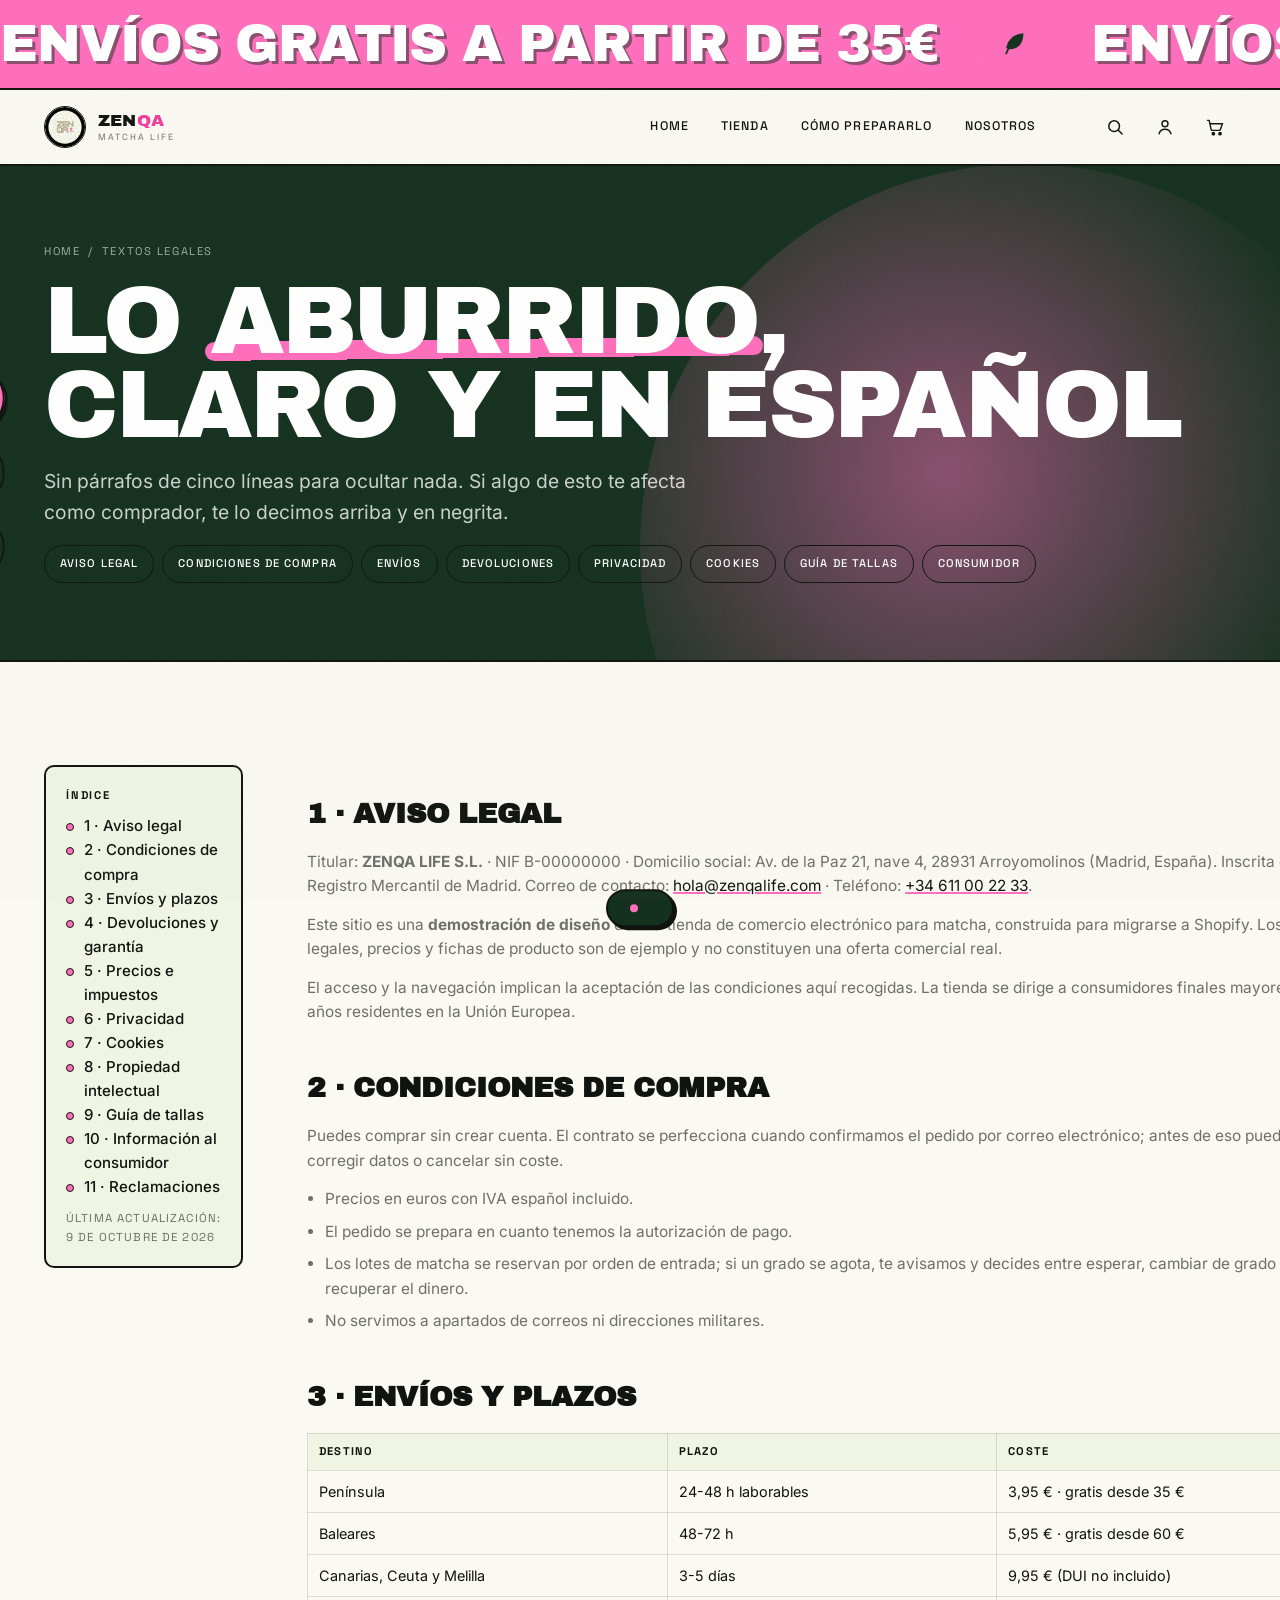
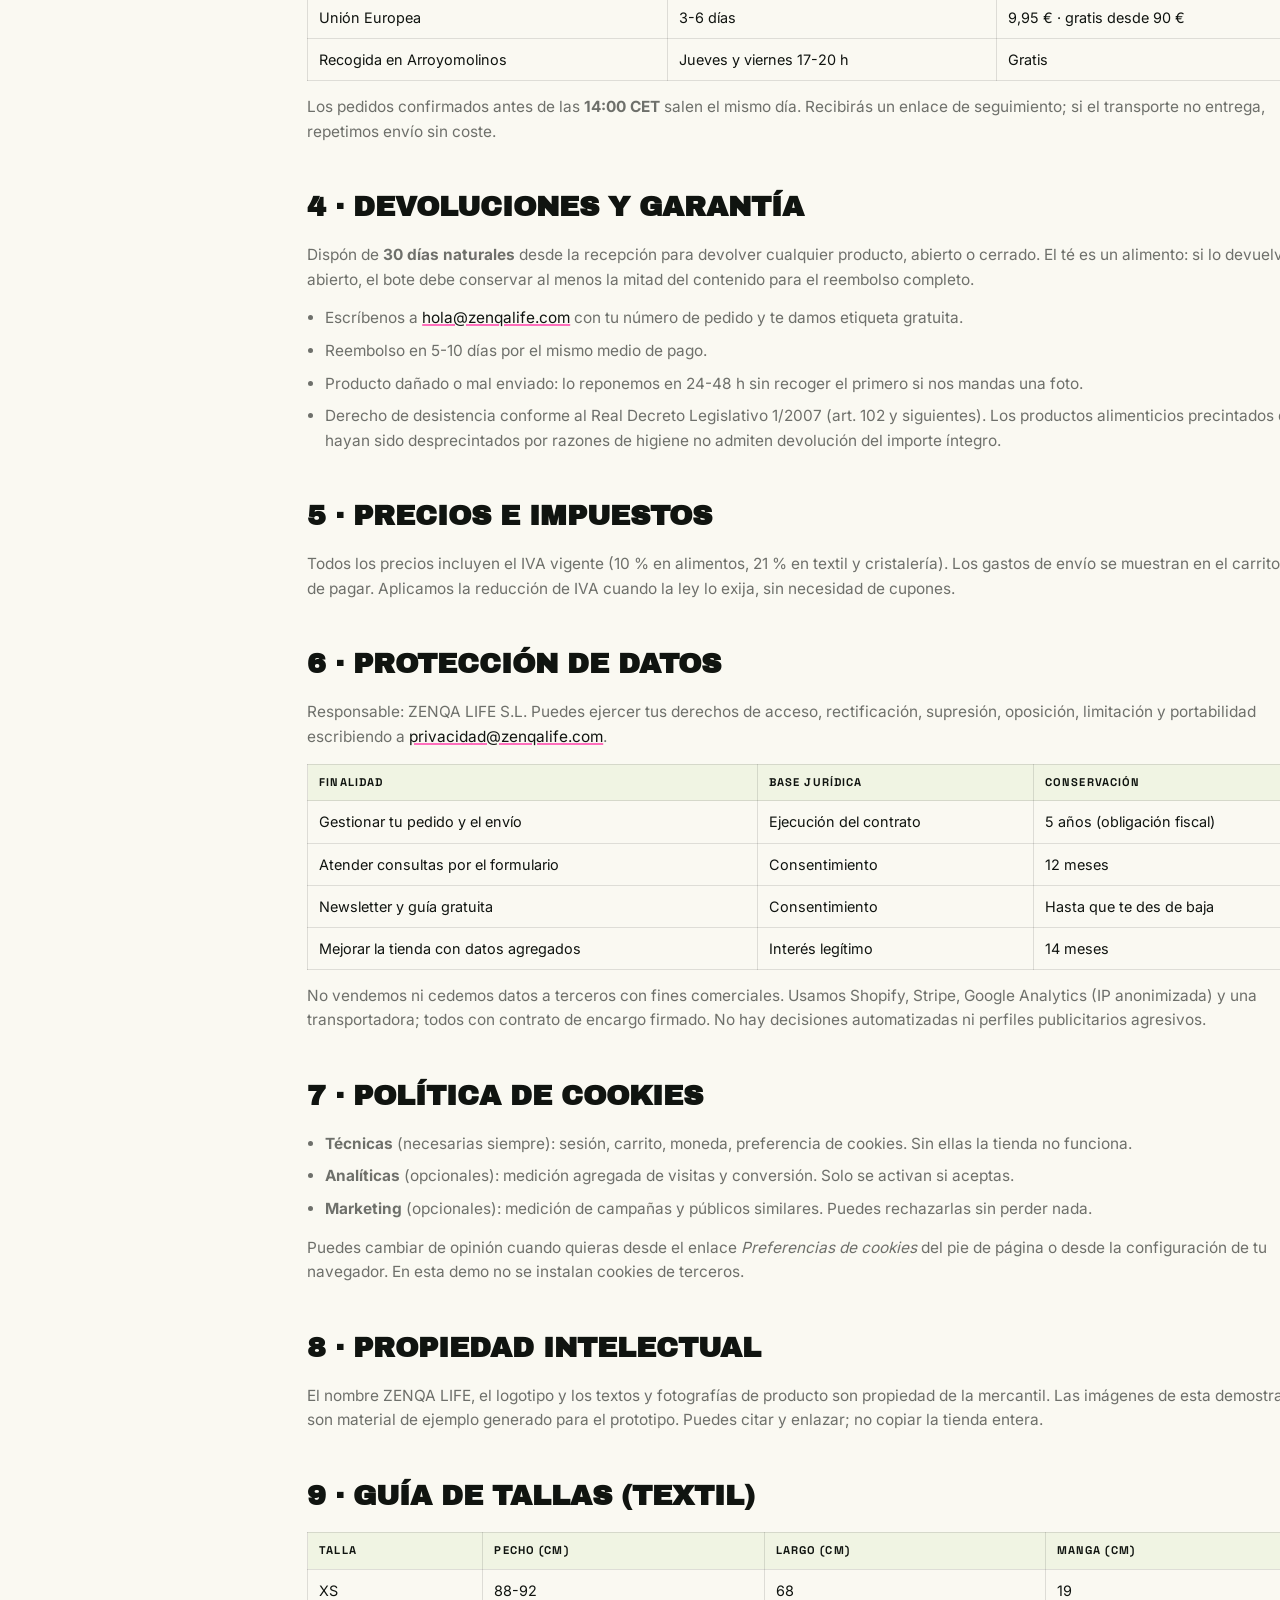
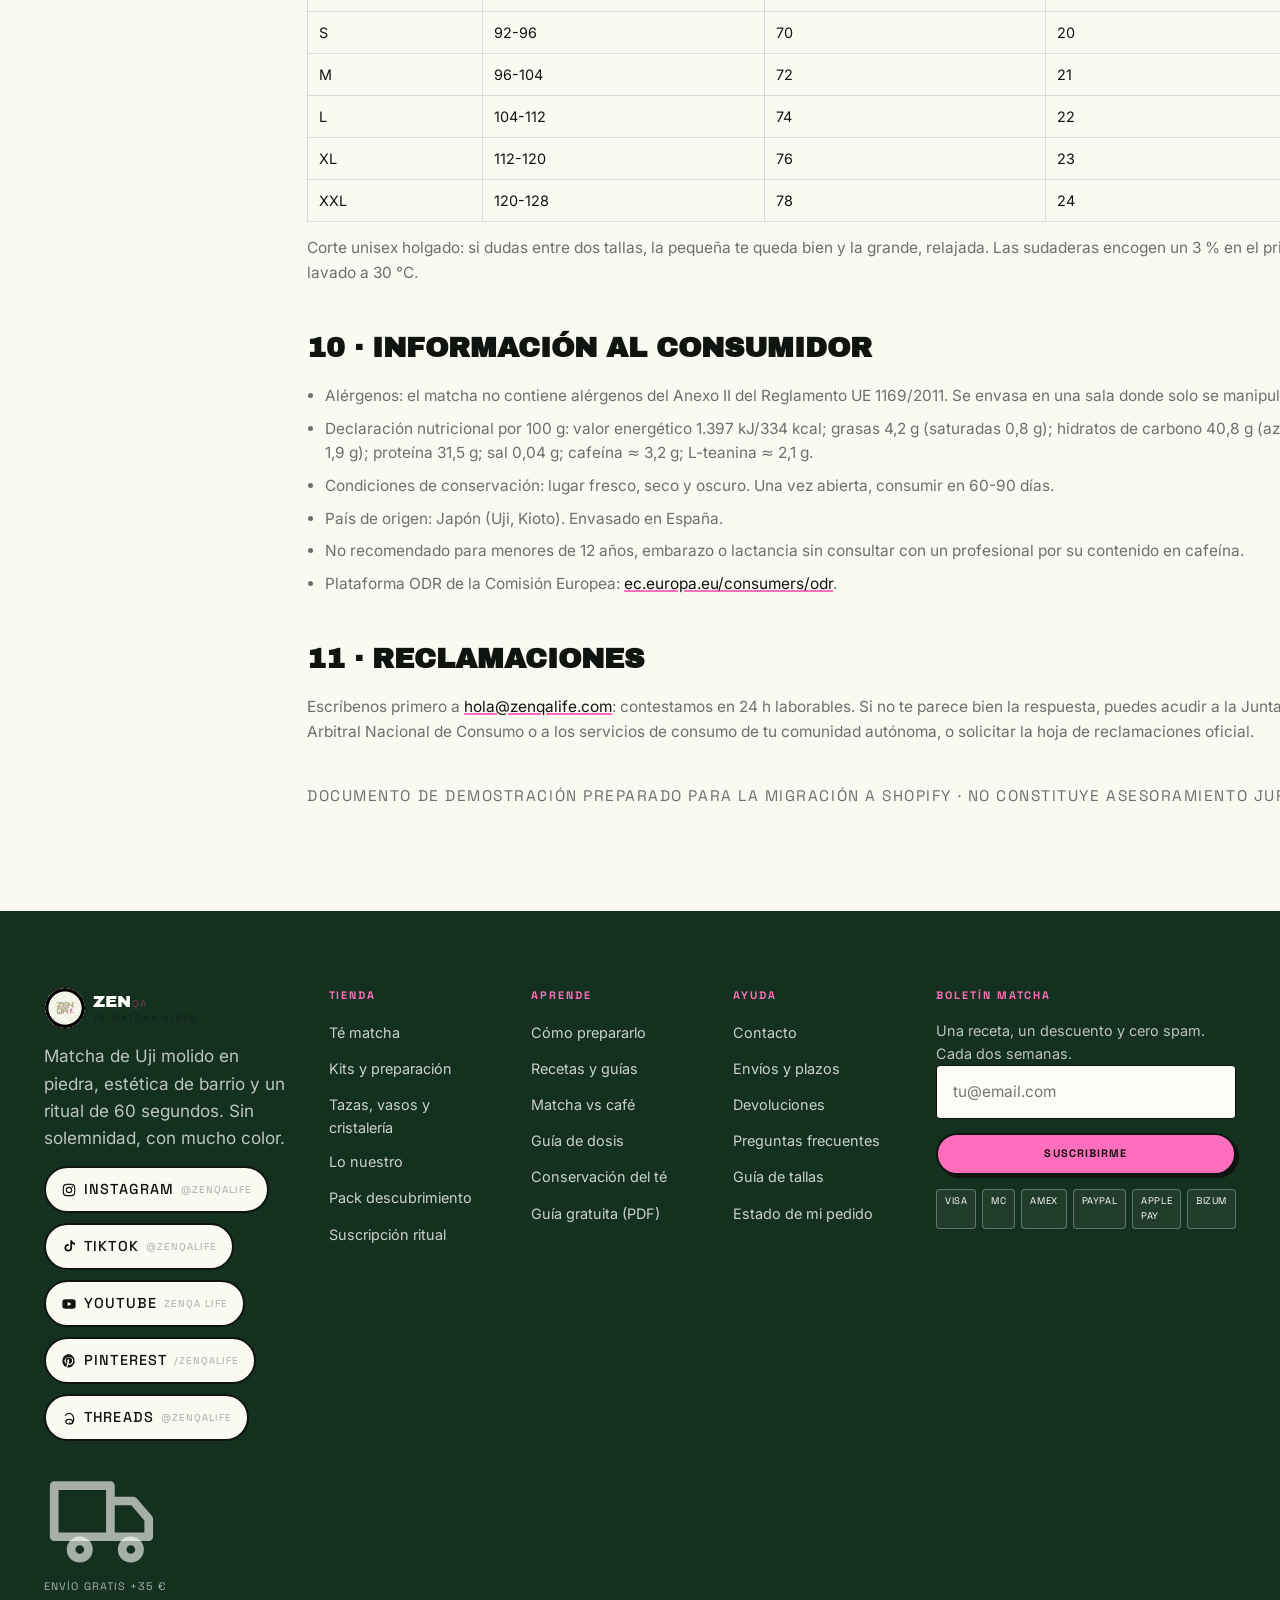
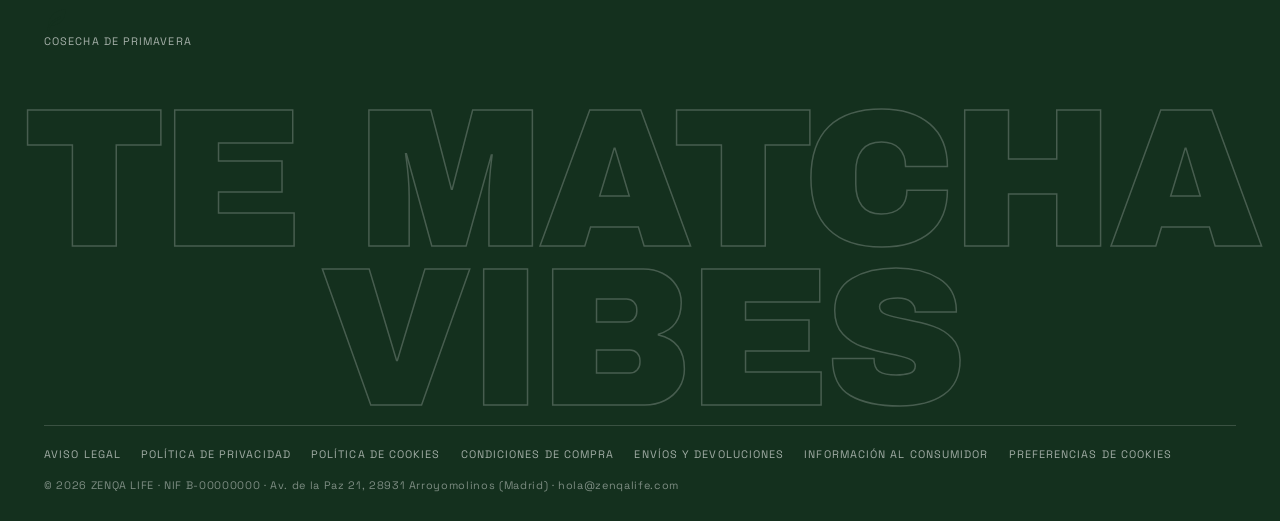
<file: legal.html>
<!DOCTYPE html>
<html lang="es">
<head>
<meta charset="utf-8">
<meta name="viewport" content="width=device-width, initial-scale=1">
<title>Textos legales · ZENQA LIFE</title>
<meta name="description" content="Aviso legal, política de privacidad, política de cookies, condiciones de compra, envíos, devoluciones e información al consumidor de Zenqa Life.">
<meta name="robots" content="noindex">
<link rel="icon" href="assets/img/favicon.png">
<link rel="stylesheet" href="assets/fonts/fonts.css">
<link rel="stylesheet" href="assets/css/zenqa.css">
</head>
<body data-page="legal">
<main id="MainContent">
  <header class="phead">
    <div class="wrap phead__in">
      <nav class="crumbs" aria-label="Ruta"><a href="index.html">Home</a> <span>/</span> <span aria-current="page">Textos legales</span></nav>
      <h1 class="display">Lo <span class="hl">aburrido</span>,<br>claro y en español</h1>
      <p class="lede">Sin párrafos de cinco líneas para ocultar nada. Si algo de esto te afecta como comprador, te lo decimos arriba y en negrita.</p>
      <div class="pill-nav" style="position:static;border:0;background:none;padding:0">
        <a class="chip" href="#aviso">Aviso legal</a>
        <a class="chip" href="#condiciones">Condiciones de compra</a>
        <a class="chip" href="#envios">Envíos</a>
        <a class="chip" href="#devoluciones">Devoluciones</a>
        <a class="chip" href="#privacidad">Privacidad</a>
        <a class="chip" href="#cookies">Cookies</a>
        <a class="chip" href="#tallas">Guía de tallas</a>
        <a class="chip" href="#consumo">Consumidor</a>
      </div>
    </div>
  </header>

  <section class="sec">
    <div class="wrap split" style="grid-template-columns:.32fr .68fr;align-items:start">
      <nav class="ing" aria-label="Índice de textos legales">
        <h3>Índice</h3>
        <ul>
          <li><a href="#aviso">1 · Aviso legal</a></li>
          <li><a href="#condiciones">2 · Condiciones de compra</a></li>
          <li><a href="#envios">3 · Envíos y plazos</a></li>
          <li><a href="#devoluciones">4 · Devoluciones y garantía</a></li>
          <li><a href="#precios">5 · Precios e impuestos</a></li>
          <li><a href="#privacidad">6 · Privacidad</a></li>
          <li><a href="#cookies">7 · Cookies</a></li>
          <li><a href="#propiedad">8 · Propiedad intelectual</a></li>
          <li><a href="#tallas">9 · Guía de tallas</a></li>
          <li><a href="#consumo">10 · Información al consumidor</a></li>
          <li><a href="#reclamaciones">11 · Reclamaciones</a></li>
        </ul>
        <p class="count-lbl">Última actualización:<br>9 de octubre de 2026</p>
      </nav>

      <div class="prose">
        <h2 id="aviso">1 · Aviso legal</h2>
        <p>Titular: <strong>ZENQA LIFE S.L.</strong> · NIF B-00000000 · Domicilio social: Av. de la Paz 21, nave 4, 28931 Arroyomolinos (Madrid, España). Inscrita en el Registro Mercantil de Madrid. Correo de contacto: <a href="mailto:hola@zenqalife.com">hola@zenqalife.com</a> · Teléfono: <a href="tel:+34611002233">+34 611 00 22 33</a>.</p>
        <p>Este sitio es una <strong>demostración de diseño</strong> de una tienda de comercio electrónico para matcha, construida para migrarse a Shopify. Los textos legales, precios y fichas de producto son de ejemplo y no constituyen una oferta comercial real.</p>
        <p>El acceso y la navegación implican la aceptación de las condiciones aquí recogidas. La tienda se dirige a consumidores finales mayores de 18 años residentes en la Unión Europea.</p>

        <h2 id="condiciones">2 · Condiciones de compra</h2>
        <p>Puedes comprar sin crear cuenta. El contrato se perfecciona cuando confirmamos el pedido por correo electrónico; antes de eso puedes corregir datos o cancelar sin coste.</p>
        <ul>
          <li>Precios en euros con IVA español incluido.</li>
          <li>El pedido se prepara en cuanto tenemos la autorización de pago.</li>
          <li>Los lotes de matcha se reservan por orden de entrada; si un grado se agota, te avisamos y decides entre esperar, cambiar de grado o recuperar el dinero.</li>
          <li>No servimos a apartados de correos ni direcciones militares.</li>
        </ul>

        <h2 id="envios">3 · Envíos y plazos</h2>
        <table>
          <thead><tr><th>Destino</th><th>Plazo</th><th>Coste</th></tr></thead>
          <tbody>
            <tr><td>Península</td><td>24-48 h laborables</td><td>3,95 € · gratis desde 35 €</td></tr>
            <tr><td>Baleares</td><td>48-72 h</td><td>5,95 € · gratis desde 60 €</td></tr>
            <tr><td>Canarias, Ceuta y Melilla</td><td>3-5 días</td><td>9,95 € (DUI no incluido)</td></tr>
            <tr><td>Unión Europea</td><td>3-6 días</td><td>9,95 € · gratis desde 90 €</td></tr>
            <tr><td>Recogida en Arroyomolinos</td><td>Jueves y viernes 17-20 h</td><td>Gratis</td></tr>
          </tbody>
        </table>
        <p>Los pedidos confirmados antes de las <strong>14:00 CET</strong> salen el mismo día. Recibirás un enlace de seguimiento; si el transporte no entrega, repetimos envío sin coste.</p>

        <h2 id="devoluciones">4 · Devoluciones y garantía</h2>
        <p>Dispón de <strong>30 días naturales</strong> desde la recepción para devolver cualquier producto, abierto o cerrado. El té es un alimento: si lo devuelves abierto, el bote debe conservar al menos la mitad del contenido para el reembolso completo.</p>
        <ul>
          <li>Escríbenos a <a href="mailto:hola@zenqalife.com">hola@zenqalife.com</a> con tu número de pedido y te damos etiqueta gratuita.</li>
          <li>Reembolso en 5-10 días por el mismo medio de pago.</li>
          <li>Producto dañado o mal enviado: lo reponemos en 24-48 h sin recoger el primero si nos mandas una foto.</li>
          <li>Derecho de desistencia conforme al Real Decreto Legislativo 1/2007 (art. 102 y siguientes). Los productos alimenticios precintados que hayan sido desprecintados por razones de higiene no admiten devolución del importe íntegro.</li>
        </ul>

        <h2 id="precios">5 · Precios e impuestos</h2>
        <p>Todos los precios incluyen el IVA vigente (10 % en alimentos, 21 % en textil y cristalería). Los gastos de envío se muestran en el carrito antes de pagar. Aplicamos la reducción de IVA cuando la ley lo exija, sin necesidad de cupones.</p>

        <h2 id="privacidad">6 · Protección de datos</h2>
        <p>Responsable: ZENQA LIFE S.L. Puedes ejercer tus derechos de acceso, rectificación, supresión, oposición, limitación y portabilidad escribiendo a <a href="mailto:privacidad@zenqalife.com">privacidad@zenqalife.com</a>.</p>
        <table>
          <thead><tr><th>Finalidad</th><th>Base jurídica</th><th>Conservación</th></tr></thead>
          <tbody>
            <tr><td>Gestionar tu pedido y el envío</td><td>Ejecución del contrato</td><td>5 años (obligación fiscal)</td></tr>
            <tr><td>Atender consultas por el formulario</td><td>Consentimiento</td><td>12 meses</td></tr>
            <tr><td>Newsletter y guía gratuita</td><td>Consentimiento</td><td>Hasta que te des de baja</td></tr>
            <tr><td>Mejorar la tienda con datos agregados</td><td>Interés legítimo</td><td>14 meses</td></tr>
          </tbody>
        </table>
        <p>No vendemos ni cedemos datos a terceros con fines comerciales. Usamos Shopify, Stripe, Google Analytics (IP anonimizada) y una transportadora; todos con contrato de encargo firmado. No hay decisiones automatizadas ni perfiles publicitarios agresivos.</p>

        <h2 id="cookies">7 · Política de cookies</h2>
        <ul>
          <li><strong>Técnicas</strong> (necesarias siempre): sesión, carrito, moneda, preferencia de cookies. Sin ellas la tienda no funciona.</li>
          <li><strong>Analíticas</strong> (opcionales): medición agregada de visitas y conversión. Solo se activan si aceptas.</li>
          <li><strong>Marketing</strong> (opcionales): medición de campañas y públicos similares. Puedes rechazarlas sin perder nada.</li>
        </ul>
        <p>Puedes cambiar de opinión cuando quieras desde el enlace <em>Preferencias de cookies</em> del pie de página o desde la configuración de tu navegador. En esta demo no se instalan cookies de terceros.</p>

        <h2 id="propiedad">8 · Propiedad intelectual</h2>
        <p>El nombre ZENQA LIFE, el logotipo y los textos y fotografías de producto son propiedad de la mercantil. Las imágenes de esta demostración son material de ejemplo generado para el prototipo. Puedes citar y enlazar; no copiar la tienda entera.</p>

        <h2 id="tallas">9 · Guía de tallas (textil)</h2>
        <table>
          <thead><tr><th>Talla</th><th>Pecho (cm)</th><th>Largo (cm)</th><th>Manga (cm)</th></tr></thead>
          <tbody>
            <tr><td>XS</td><td>88-92</td><td>68</td><td>19</td></tr>
            <tr><td>S</td><td>92-96</td><td>70</td><td>20</td></tr>
            <tr><td>M</td><td>96-104</td><td>72</td><td>21</td></tr>
            <tr><td>L</td><td>104-112</td><td>74</td><td>22</td></tr>
            <tr><td>XL</td><td>112-120</td><td>76</td><td>23</td></tr>
            <tr><td>XXL</td><td>120-128</td><td>78</td><td>24</td></tr>
          </tbody>
        </table>
        <p>Corte unisex holgado: si dudas entre dos tallas, la pequeña te queda bien y la grande, relajada. Las sudaderas encogen un 3 % en el primer lavado a 30 °C.</p>

        <h2 id="consumo">10 · Información al consumidor</h2>
        <ul>
          <li>Alérgenos: el matcha no contiene alérgenos del Anexo II del Reglamento UE 1169/2011. Se envasa en una sala donde solo se manipula té.</li>
          <li>Declaración nutricional por 100 g: valor energético 1.397 kJ/334 kcal; grasas 4,2 g (saturadas 0,8 g); hidratos de carbono 40,8 g (azúcares 1,9 g); proteína 31,5 g; sal 0,04 g; cafeína ≈ 3,2 g; L-teanina ≈ 2,1 g.</li>
          <li>Condiciones de conservación: lugar fresco, seco y oscuro. Una vez abierta, consumir en 60-90 días.</li>
          <li>País de origen: Japón (Uji, Kioto). Envasado en España.</li>
          <li>No recomendado para menores de 12 años, embarazo o lactancia sin consultar con un profesional por su contenido en cafeína.</li>
          <li>Plataforma ODR de la Comisión Europea: <a href="https://ec.europa.eu/consumers/odr/" rel="noopener">ec.europa.eu/consumers/odr</a>.</li>
        </ul>

        <h2 id="reclamaciones">11 · Reclamaciones</h2>
        <p>Escríbenos primero a <a href="mailto:hola@zenqalife.com">hola@zenqalife.com</a>: contestamos en 24 h laborables. Si no te parece bien la respuesta, puedes acudir a la Junta Arbitral Nacional de Consumo o a los servicios de consumo de tu comunidad autónoma, o solicitar la hoja de reclamaciones oficial.</p>
        <p class="count-lbl" style="margin-top:26px">Documento de demostración preparado para la migración a Shopify · no constituye asesoramiento jurídico.</p>
      </div>
    </div>
  </section>
</main>
<script src="assets/js/data.js"></script>
<script src="assets/js/app.js"></script>
</body>
</html>
</file>
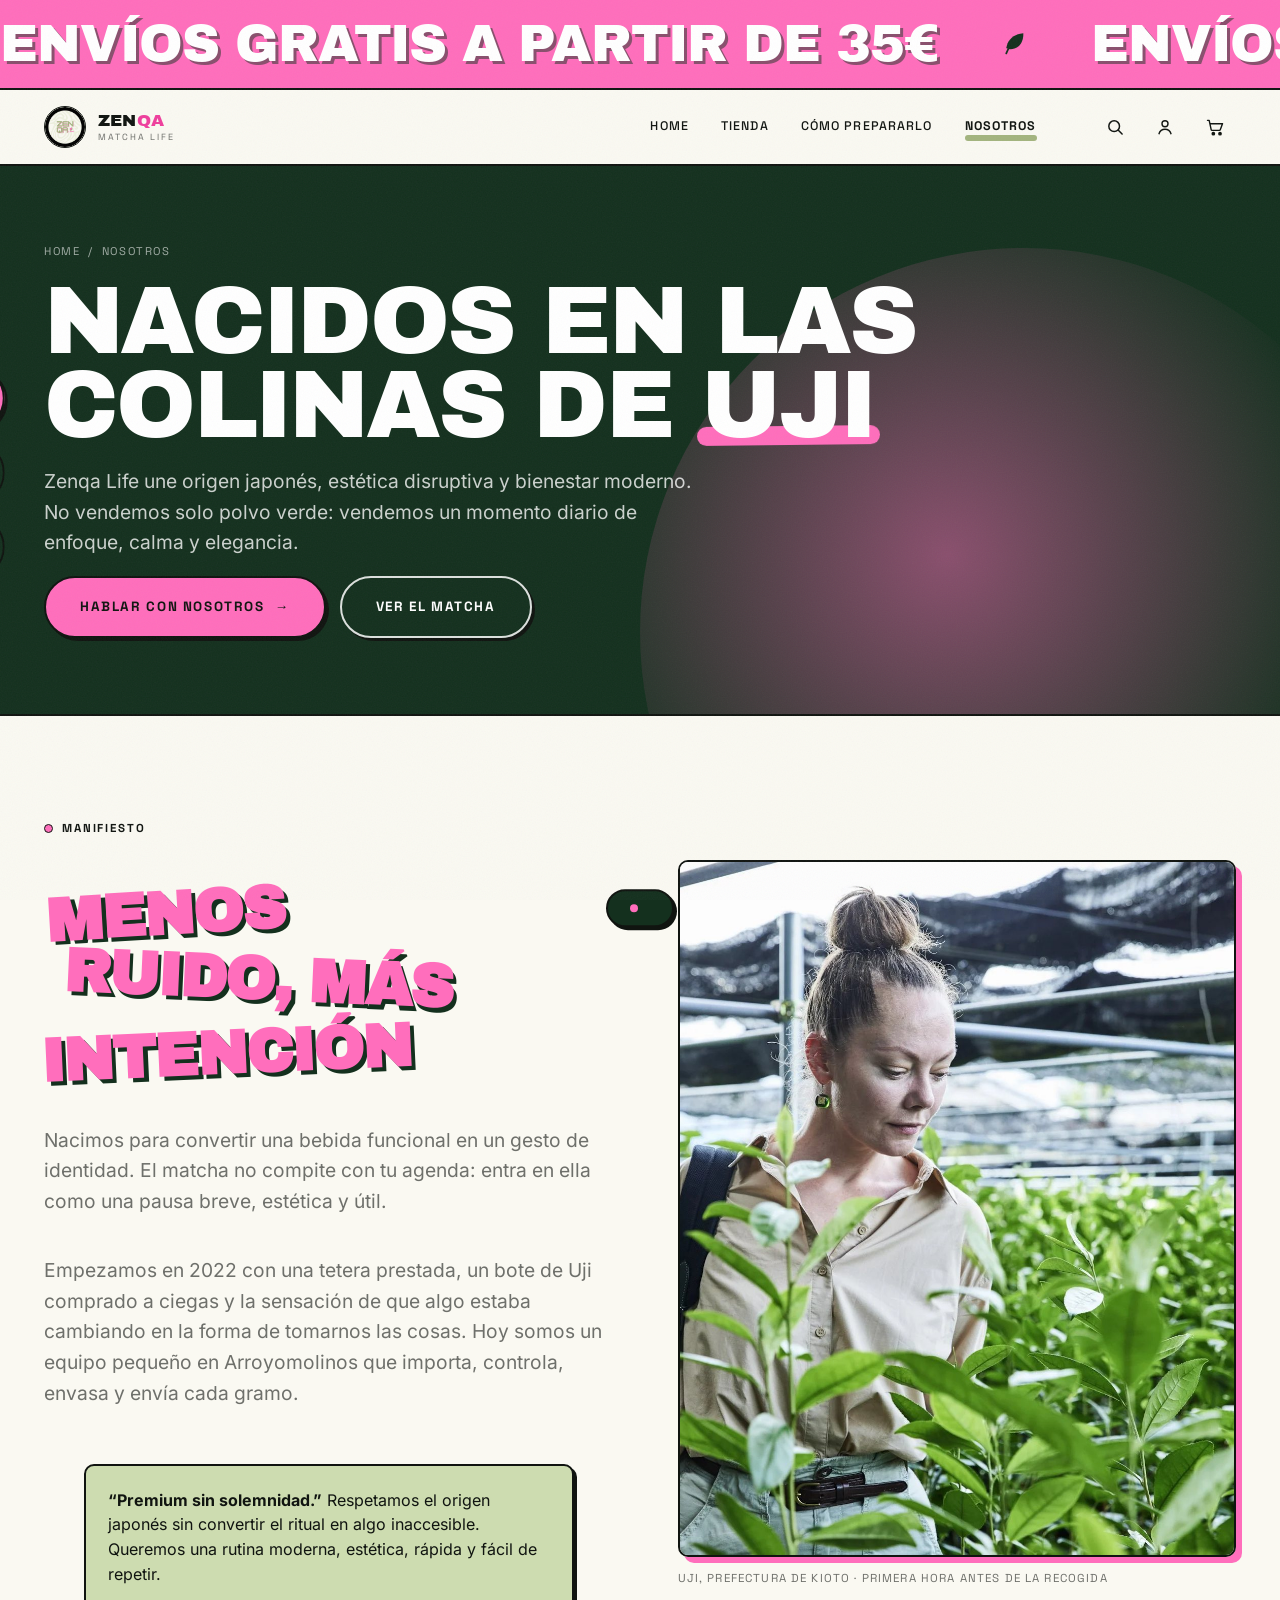
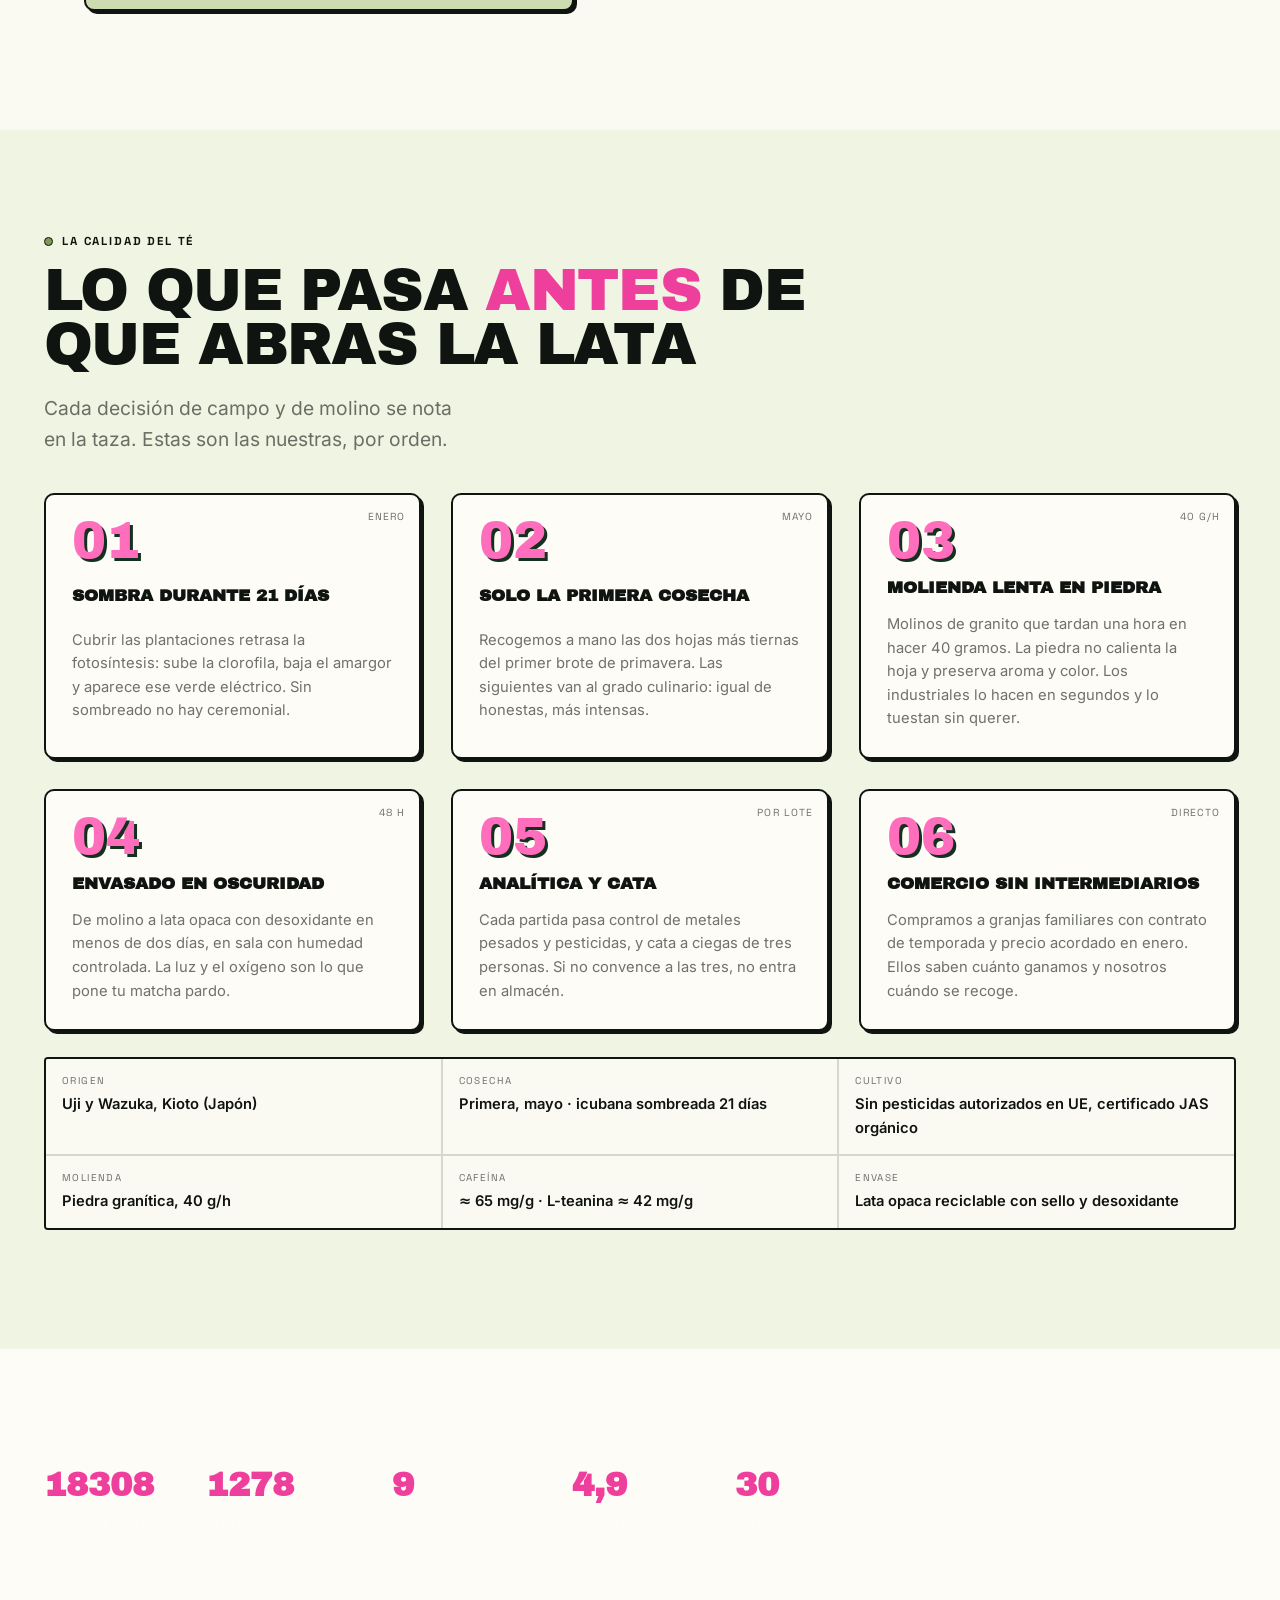
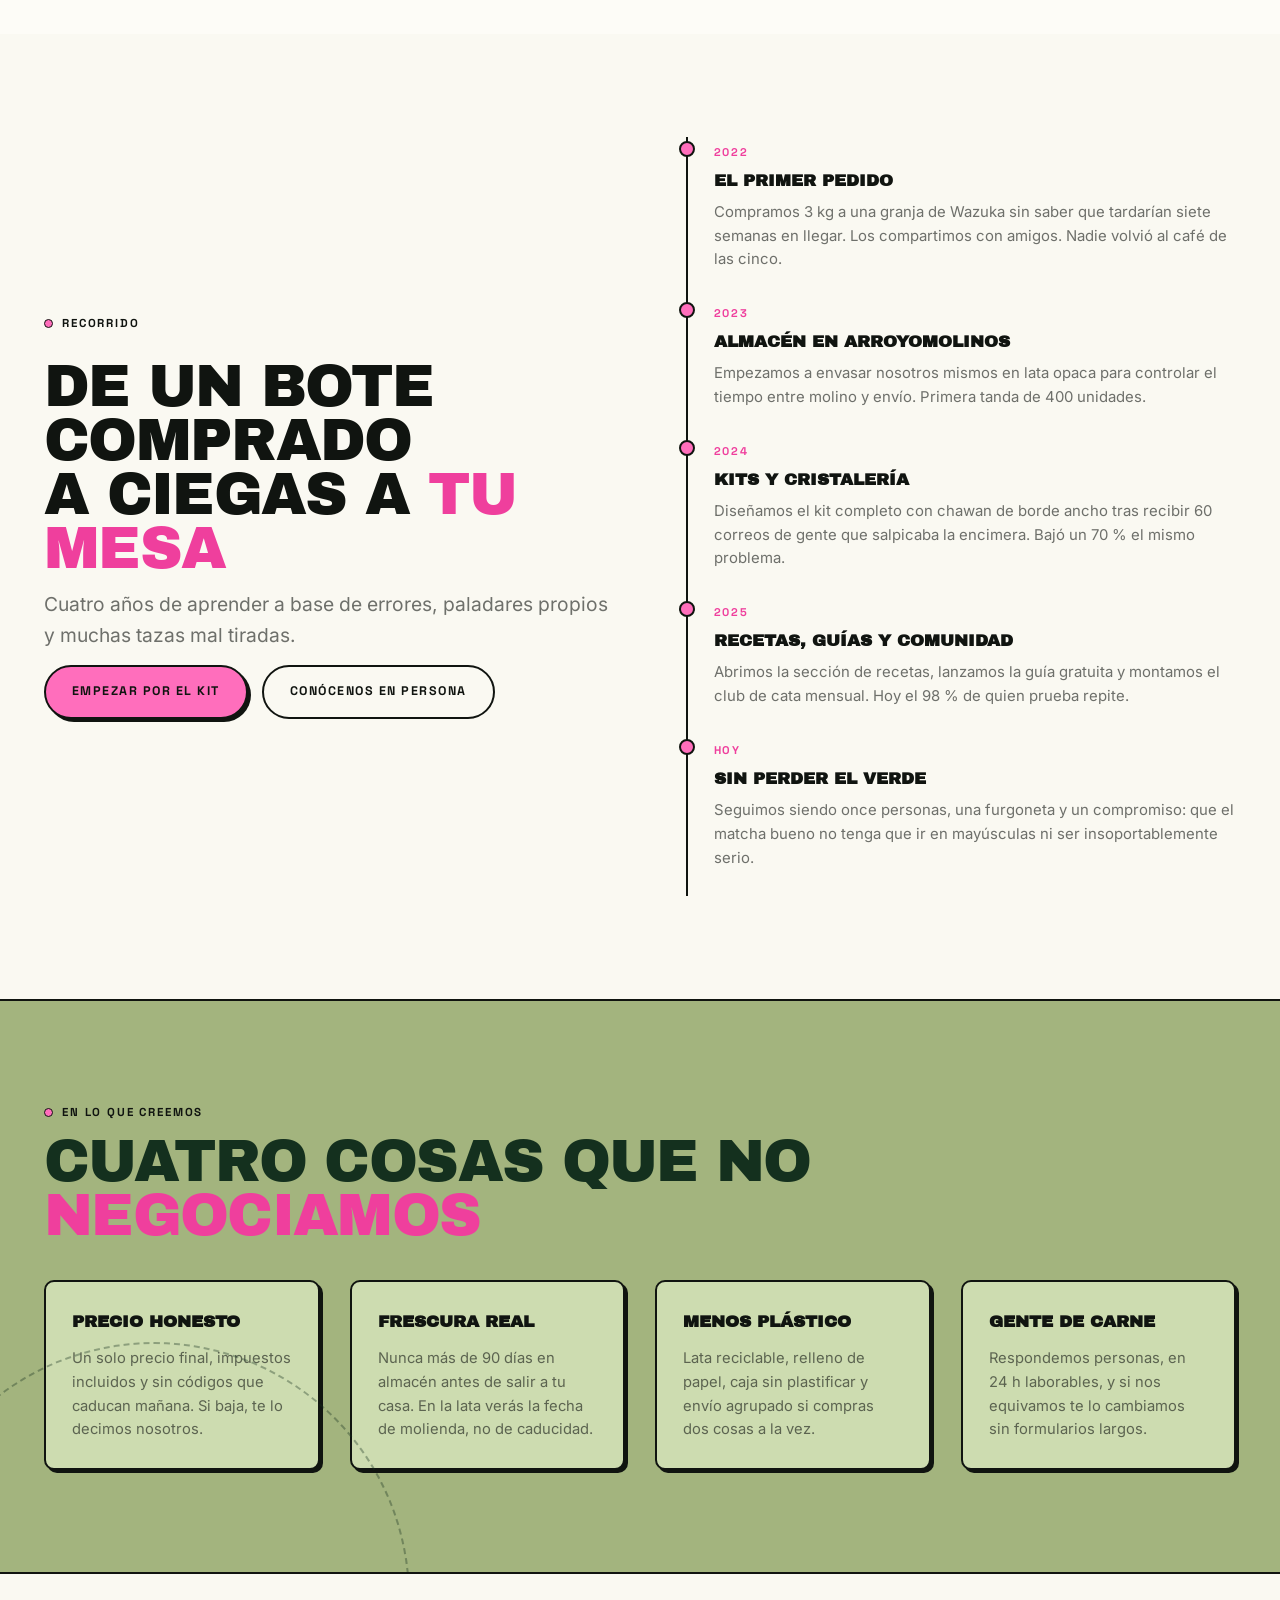
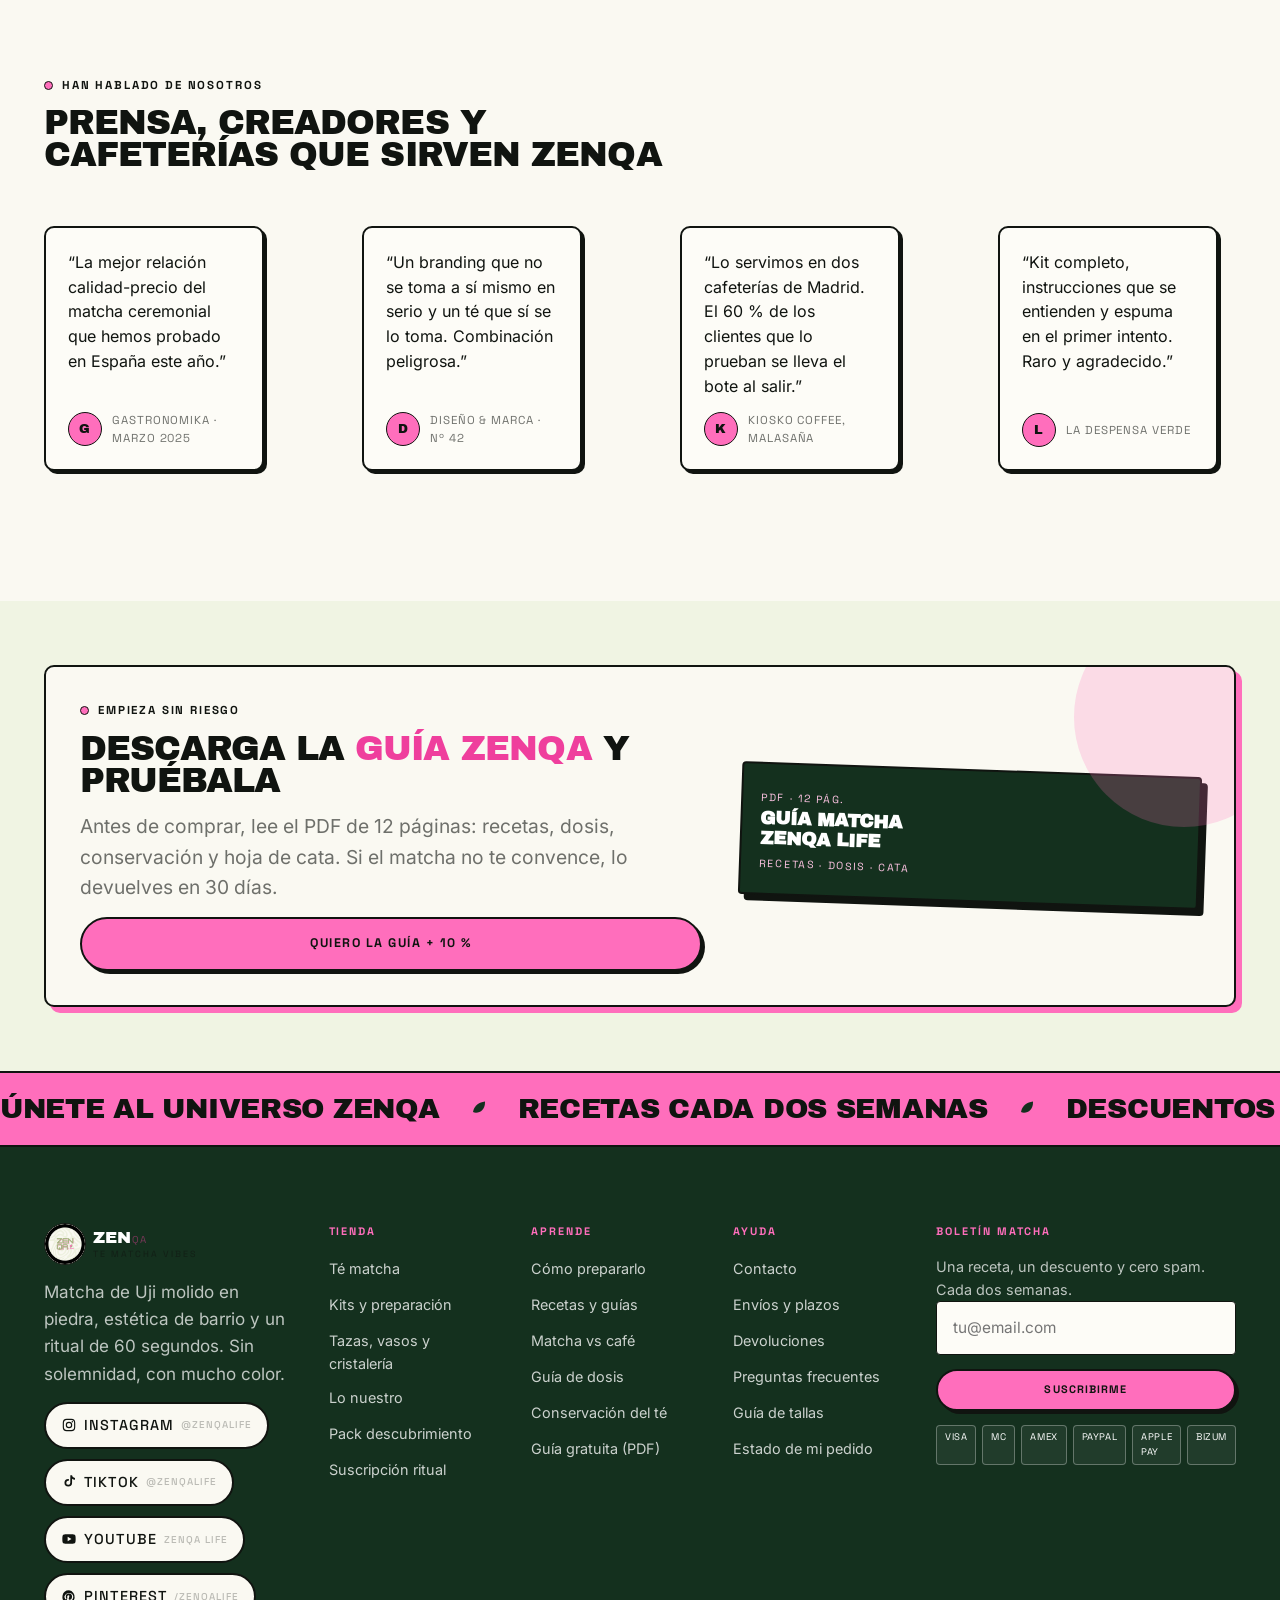
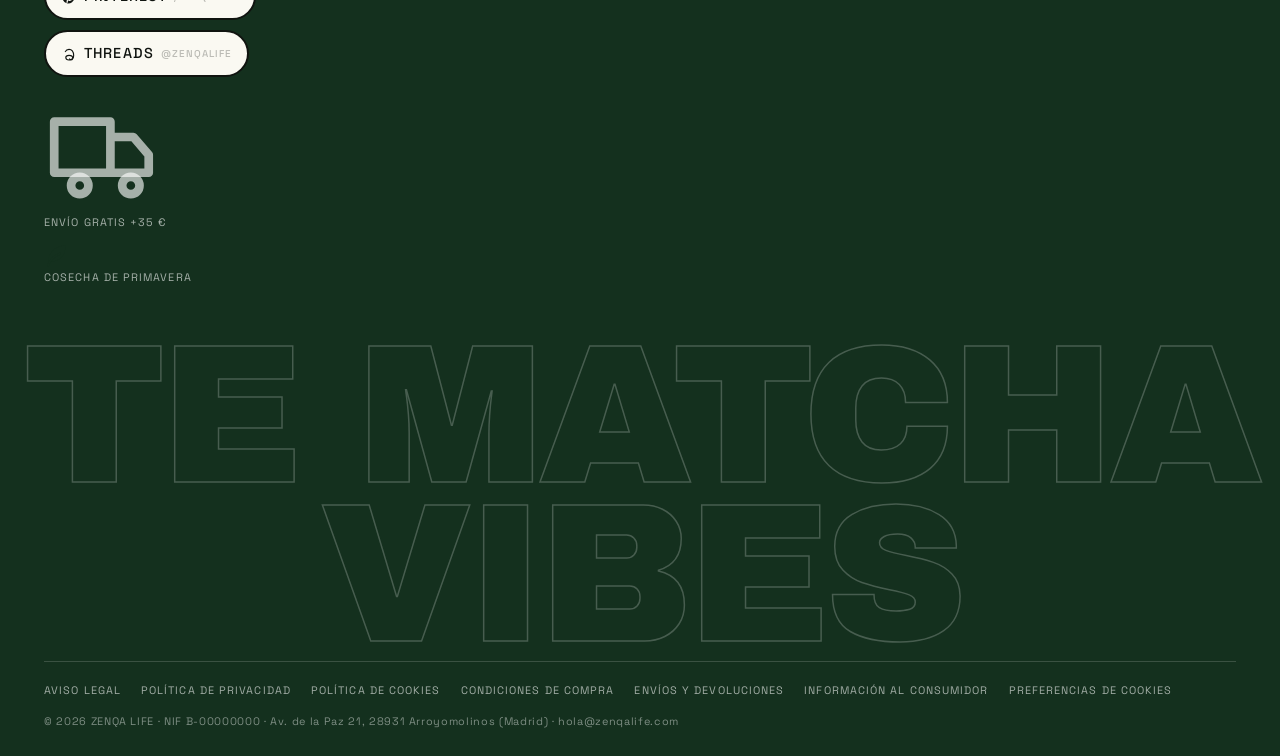
<file: nosotros.html>
<!DOCTYPE html>
<html lang="es">
<head>
<meta charset="utf-8">
<meta name="viewport" content="width=device-width, initial-scale=1">
<title>Nosotros · La historia detrás de ZENQA LIFE</title>
<meta name="description" content="Quiénes somos: matcha recogido y molido en Uji (Kioto), sombreado de 21 días, molienda en piedra, comercio directo con granjas familiares y una filosofía premium sin solemnidad.">
<meta name="theme-color" content="#ff6ebc">
<link rel="icon" href="assets/img/favicon.png">
<link rel="stylesheet" href="assets/fonts/fonts.css">
<link rel="stylesheet" href="assets/css/zenqa.css">
</head>
<body data-page="nosotros">
<main id="MainContent">

  <header class="phead">
    <div class="wrap phead__in">
      <nav class="crumbs" aria-label="Ruta"><a href="index.html">Home</a> <span>/</span> <span aria-current="page">Nosotros</span></nav>
      <h1 class="display">Nacidos en las<br>colinas de <span class="hl">Uji</span></h1>
      <p class="lede">Zenqa Life une origen japonés, estética disruptiva y bienestar moderno. No vendemos solo polvo verde: vendemos un momento diario de enfoque, calma y elegancia.</p>
      <div class="row">
        <a class="btn btn--pink btn--lg" href="contacto.html">Hablar con nosotros <span class="arw">→</span></a>
        <a class="btn btn--outline-light btn--lg" href="tienda.html">Ver el matcha</a>
      </div>
    </div>
  </header>

  <!-- ============ MANIFIESTO ============ -->
  <section class="sec" id="manifiesto">
    <div class="wrap split">
      <div class="col gap-lg rv">
        <span class="eyebrow">Manifiesto</span>
        <h2 class="stack-type" style="font-size:clamp(2.1rem,5.4vw,3.8rem)">
          <span class="row"><span>Menos</span></span>
          <span class="row"><span>ruido, más</span></span>
          <span class="row"><span>intención</span></span>
        </h2>
        <p class="lede">Nacimos para convertir una bebida funcional en un gesto de identidad. El matcha no compite con tu agenda: entra en ella como una pausa breve, estética y útil.</p>
        <p class="lede">Empezamos en 2022 con una tetera prestada, un bote de Uji comprado a ciegas y la sensación de que algo estaba cambiando en la forma de tomarnos las cosas. Hoy somos un equipo pequeño en Arroyomolinos que importa, controla, envasa y envía cada gramo.</p>
        <blockquote class="quote" style="background:var(--sage-light)">
          <p><strong>“Premium sin solemnidad.”</strong> Respetamos el origen japonés sin convertir el ritual en algo inaccesible. Queremos una rutina moderna, estética, rápida y fácil de repetir.</p>
        </blockquote>
      </div>
      <div class="rv rv-d1">
        <figure style="margin:0;border:var(--edge);border-radius:var(--r-lg);overflow:hidden;box-shadow:var(--shadow-pink)"><img src="assets/img/uji-field.jpg" alt="Campos de té en terrazas de Uji con niebla a primera hora de la mañana" loading="lazy" style="width:100%;aspect-ratio:4/5;object-fit:cover"></figure>
        <p class="count-lbl" style="margin-top:12px">Uji, prefectura de Kioto · primera hora antes de la recogida</p>
      </div>
    </div>
  </section>

  <!-- ============ CALIDAD DEL TÉ ============ -->
  <section class="sec sec--mint" id="calidad">
    <div class="wrap">
      <header class="sec-head">
        <div class="col rv">
          <span class="eyebrow eyebrow--sage">La calidad del té</span>
          <h2 class="display d-lg">Lo que pasa <i>antes</i> de<br>que abras la lata</h2>
        </div>
        <p class="lede rv" style="max-width:36ch">Cada decisión de campo y de molino se nota en la taza. Estas son las nuestras, por orden.</p>
      </header>
      <div class="pgrid" style="grid-template-columns:repeat(3,1fr)">
        <article class="stepnum rv"><span class="time">Enero</span><span class="num">01</span><h3>Sombra durante 21 días</h3><p>Cubrir las plantaciones retrasa la fotosíntesis: sube la clorofila, baja el amargor y aparece ese verde eléctrico. Sin sombreado no hay ceremonial.</p></article>
        <article class="stepnum rv rv-d1"><span class="time">Mayo</span><span class="num">02</span><h3>Solo la primera cosecha</h3><p>Recogemos a mano las dos hojas más tiernas del primer brote de primavera. Las siguientes van al grado culinario: igual de honestas, más intensas.</p></article>
        <article class="stepnum rv rv-d2"><span class="time">40 g/h</span><span class="num">03</span><h3>Molienda lenta en piedra</h3><p>Molinos de granito que tardan una hora en hacer 40 gramos. La piedra no calienta la hoja y preserva aroma y color. Los industriales lo hacen en segundos y lo tuestan sin querer.</p></article>
        <article class="stepnum rv"><span class="time">48 h</span><span class="num">04</span><h3>Envasado en oscuridad</h3><p>De molino a lata opaca con desoxidante en menos de dos días, en sala con humedad controlada. La luz y el oxígeno son lo que pone tu matcha pardo.</p></article>
        <article class="stepnum rv rv-d1"><span class="time">Por lote</span><span class="num">05</span><h3>Analítica y cata</h3><p>Cada partida pasa control de metales pesados y pesticidas, y cata a ciegas de tres personas. Si no convence a las tres, no entra en almacén.</p></article>
        <article class="stepnum rv rv-d2"><span class="time">Directo</span><span class="num">06</span><h3>Comercio sin intermediarios</h3><p>Compramos a granjas familiares con contrato de temporada y precio acordado en enero. Ellos saben cuánto ganamos y nosotros cuándo se recoge.</p></article>
      </div>
      <dl class="specs rv" style="margin-top:26px">
        <div><dt>Origen</dt><dd>Uji y Wazuka, Kioto (Japón)</dd></div>
        <div><dt>Cosecha</dt><dd>Primera, mayo · icubana sombreada 21 días</dd></div>
        <div><dt>Cultivo</dt><dd>Sin pesticidas autorizados en UE, certificado JAS orgánico</dd></div>
        <div><dt>Molienda</dt><dd>Piedra granítica, 40 g/h</dd></div>
        <div><dt>Cafeína</dt><dd>≈ 65 mg/g · L-teanina ≈ 42 mg/g</dd></div>
        <div><dt>Envase</dt><dd>Lata opaca reciclable con sello y desoxidante</dd></div>
      </dl>
    </div>
  </section>

  <!-- ============ NÚMEROS ============ -->
  <section class="sec sec--paper" id="numeros">
    <div class="wrap">
      <div class="stats" style="color:var(--ink)">
        <div><b data-count-to="18400" style="color:var(--pink-deep)">0</b><span>pedidos enviados</span></div>
        <div><b data-count-to="1284" style="color:var(--pink-deep)">0</b><span>reseñas verificadas</span></div>
        <div><b data-count-to="9" style="color:var(--pink-deep)">0</b><span>granjas familiares</span></div>
        <div><b data-count-to="4.9" data-dec="1" style="color:var(--pink-deep)">0</b><span>valoración media</span></div>
        <div><b data-count-to="30" style="color:var(--pink-deep)">0</b><span>días de garantía</span></div>
      </div>
    </div>
  </section>

  <!-- ============ TIMELINE ============ -->
  <section class="sec" id="recorrido">
    <div class="wrap split">
      <div class="col rv">
        <span class="eyebrow">Recorrido</span>
        <h2 class="display d-lg" style="margin-top:12px">De un bote comprado<br>a ciegas a <i>tu mesa</i></h2>
        <p class="lede">Cuatro años de aprender a base de errores, paladares propios y muchas tazas mal tiradas.</p>
        <div class="row"><a class="btn btn--pink" href="tienda.html">Empezar por el kit</a><a class="btn btn--ghost" href="contacto.html">Conócenos en persona</a></div>
      </div>
      <div class="timeline rv rv-d1">
        <div><b>2022</b><h3>El primer pedido</h3><p>Compramos 3 kg a una granja de Wazuka sin saber que tardarían siete semanas en llegar. Los compartimos con amigos. Nadie volvió al café de las cinco.</p></div>
        <div><b>2023</b><h3>Almacén en Arroyomolinos</h3><p>Empezamos a envasar nosotros mismos en lata opaca para controlar el tiempo entre molino y envío. Primera tanda de 400 unidades.</p></div>
        <div><b>2024</b><h3>Kits y cristalería</h3><p>Diseñamos el kit completo con chawan de borde ancho tras recibir 60 correos de gente que salpicaba la encimera. Bajó un 70 % el mismo problema.</p></div>
        <div><b>2025</b><h3>Recetas, guías y comunidad</h3><p>Abrimos la sección de recetas, lanzamos la guía gratuita y montamos el club de cata mensual. Hoy el 98 % de quien prueba repite.</p></div>
        <div><b>Hoy</b><h3>Sin perder el verde</h3><p>Seguimos siendo once personas, una furgoneta y un compromiso: que el matcha bueno no tenga que ir en mayúsculas ni ser insoportablemente serio.</p></div>
      </div>
    </div>
  </section>

  <!-- ============ VALORES ============ -->
  <section class="sec greencta" id="valores">
    <div class="wrap">
      <header class="sec-head">
        <div class="col rv"><span class="eyebrow">En lo que creemos</span><h2 class="display d-lg" style="color:var(--forest)">Cuatro cosas que no<br><i>negociamos</i></h2></div>
      </header>
      <div class="pgrid" style="grid-template-columns:repeat(4,1fr)">
        <article class="stepnum rv" style="background:var(--sage-light)"><h3>Precio honesto</h3><p>Un solo precio final, impuestos incluidos y sin códigos que caducan mañana. Si baja, te lo decimos nosotros.</p></article>
        <article class="stepnum rv rv-d1" style="background:var(--sage-light)"><h3>Frescura real</h3><p>Nunca más de 90 días en almacén antes de salir a tu casa. En la lata verás la fecha de molienda, no de caducidad.</p></article>
        <article class="stepnum rv rv-d2" style="background:var(--sage-light)"><h3>Menos plástico</h3><p>Lata reciclable, relleno de papel, caja sin plastificar y envío agrupado si compras dos cosas a la vez.</p></article>
        <article class="stepnum rv rv-d3" style="background:var(--sage-light)"><h3>Gente de carne</h3><p>Respondemos personas, en 24 h laborables, y si nos equivamos te lo cambiamos sin formularios largos.</p></article>
      </div>
    </div>
  </section>

  <!-- ============ PRENSA / COLABORACIONES ============ -->
  <section class="sec sec--cream" id="prensa">
    <div class="wrap">
      <header class="sec-head"><div class="col rv"><span class="eyebrow">Han hablado de nosotros</span><h2 class="display d-md">Prensa, creadores y<br>cafeterías que sirven Zenqa</h2></div></header>
      <div class="rail">
        <blockquote class="quote rv"><p>“La mejor relación calidad-precio del matcha ceremonial que hemos probado en España este año.”</p><footer><span class="avatar">G</span><span>Gastronomika · marzo 2025</span></footer></blockquote>
        <blockquote class="quote rv rv-d1"><p>“Un branding que no se toma a sí mismo en serio y un té que sí se lo toma. Combinación peligrosa.”</p><footer><span class="avatar">D</span><span>Diseño & Marca · nº 42</span></footer></blockquote>
        <blockquote class="quote rv rv-d2"><p>“Lo servimos en dos cafeterías de Madrid. El 60 % de los clientes que lo prueban se lleva el bote al salir.”</p><footer><span class="avatar">K</span><span>Kiosko Coffee, Malasaña</span></footer></blockquote>
        <blockquote class="quote rv rv-d3"><p>“Kit completo, instrucciones que se entienden y espuma en el primer intento. Raro y agradecido.”</p><footer><span class="avatar">L</span><span>La Despensa Verde</span></footer></blockquote>
      </div>
    </div>
  </section>

  <!-- ============ LEAD MAGNET ============ -->
  <section class="sec sec--tight sec--mint" id="lead">
    <div class="wrap">
      <div class="lead rv">
        <div class="col">
          <span class="eyebrow">Empieza sin riesgo</span>
          <h2 class="display d-md">Descarga la <i>guía Zenqa</i> y pruébala</h2>
          <p class="lede">Antes de comprar, lee el PDF de 12 páginas: recetas, dosis, conservación y hoja de cata. Si el matcha no te convence, lo devuelves en 30 días.</p>
          <a class="btn btn--pink" href="#lead" data-act="lead-open">Quiero la guía + 10 %</a>
        </div>
        <div class="mock"><span>PDF · 12 pág.</span><b>Guía Matcha<br>Zenqa Life</b><span>Recetas · dosis · cata</span></div>
      </div>
    </div>
  </section>

  <div class="band" id="band-join" aria-hidden="true"></div>
</main>

<script src="assets/js/data.js"></script>
<script src="assets/js/app.js"></script>
<script>
  ZENQA.band("#band-join", [
    "Únete al universo Zenqa", "Recetas cada dos semanas", "Descuentos solo por email",
    "Lotes limitados de cosecha", "Cata mensual en Madrid"
  ]);
</script>
</body>
</html>
</file>
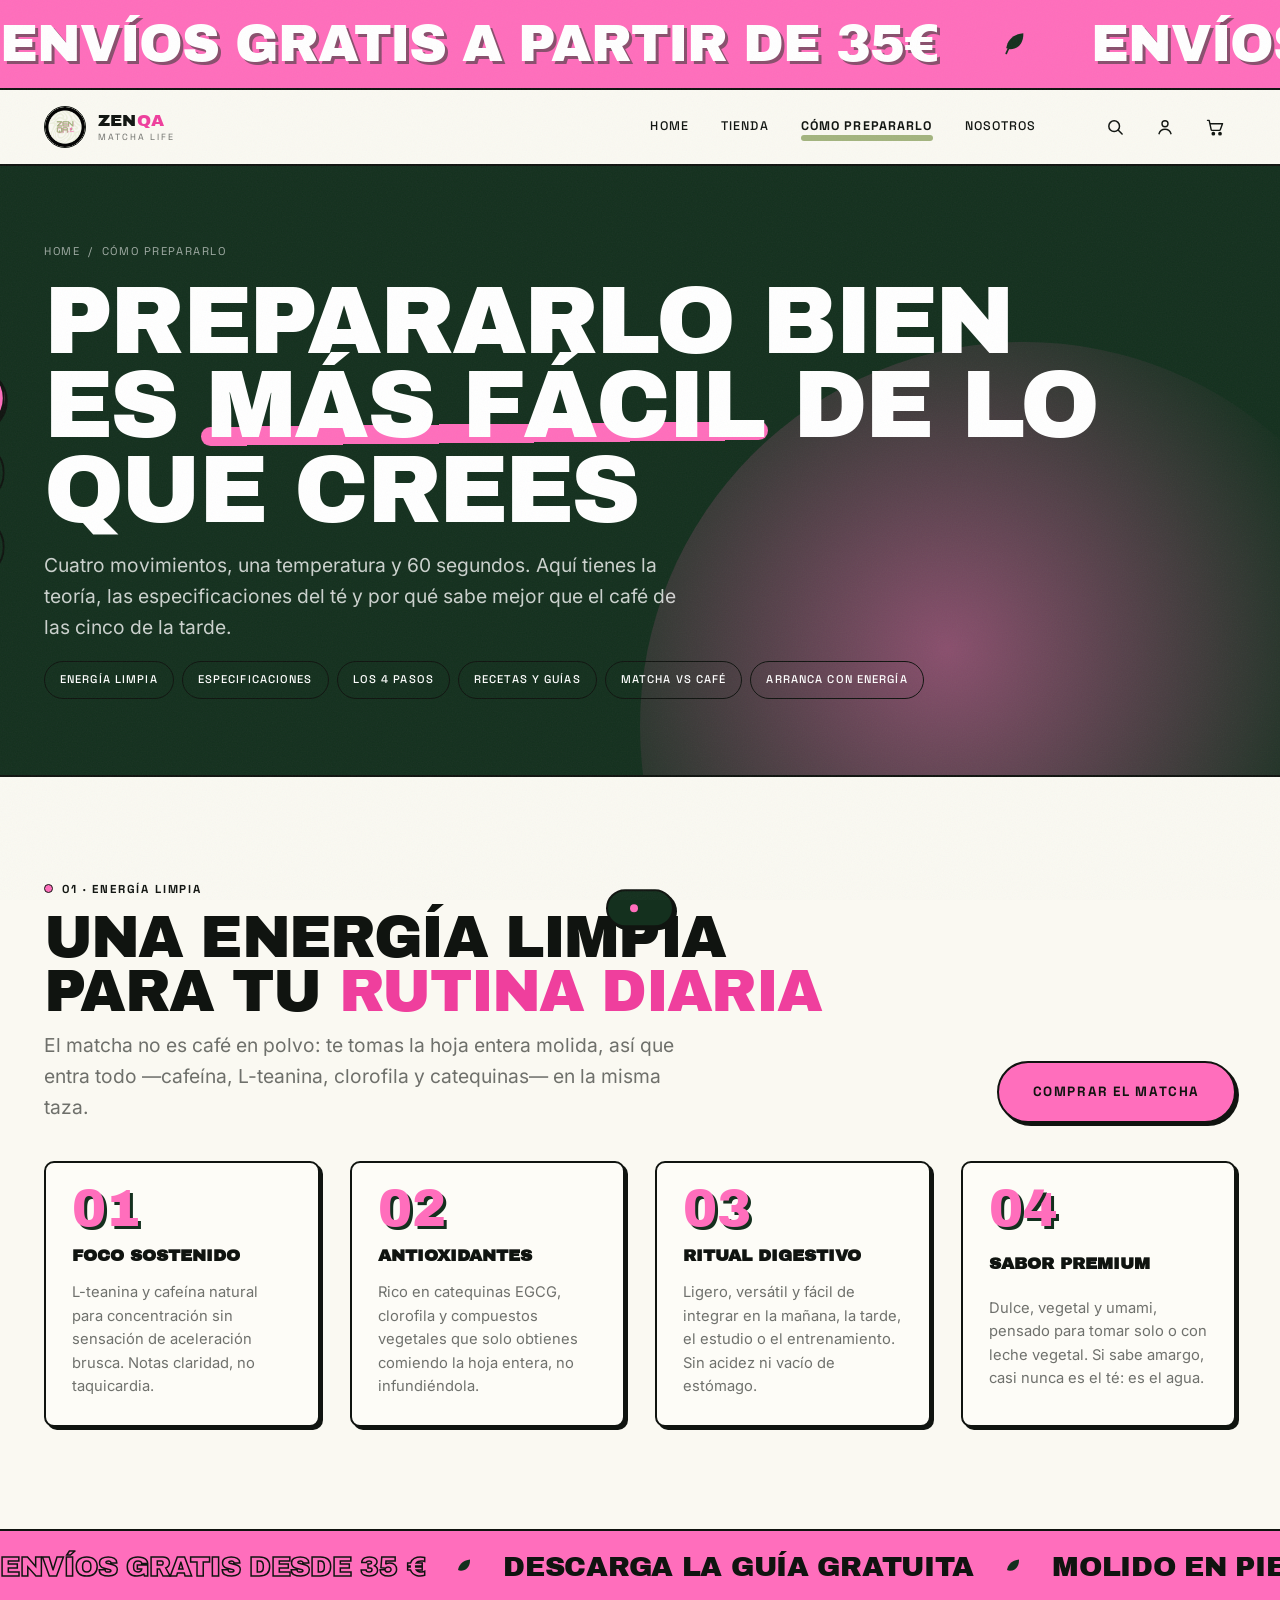
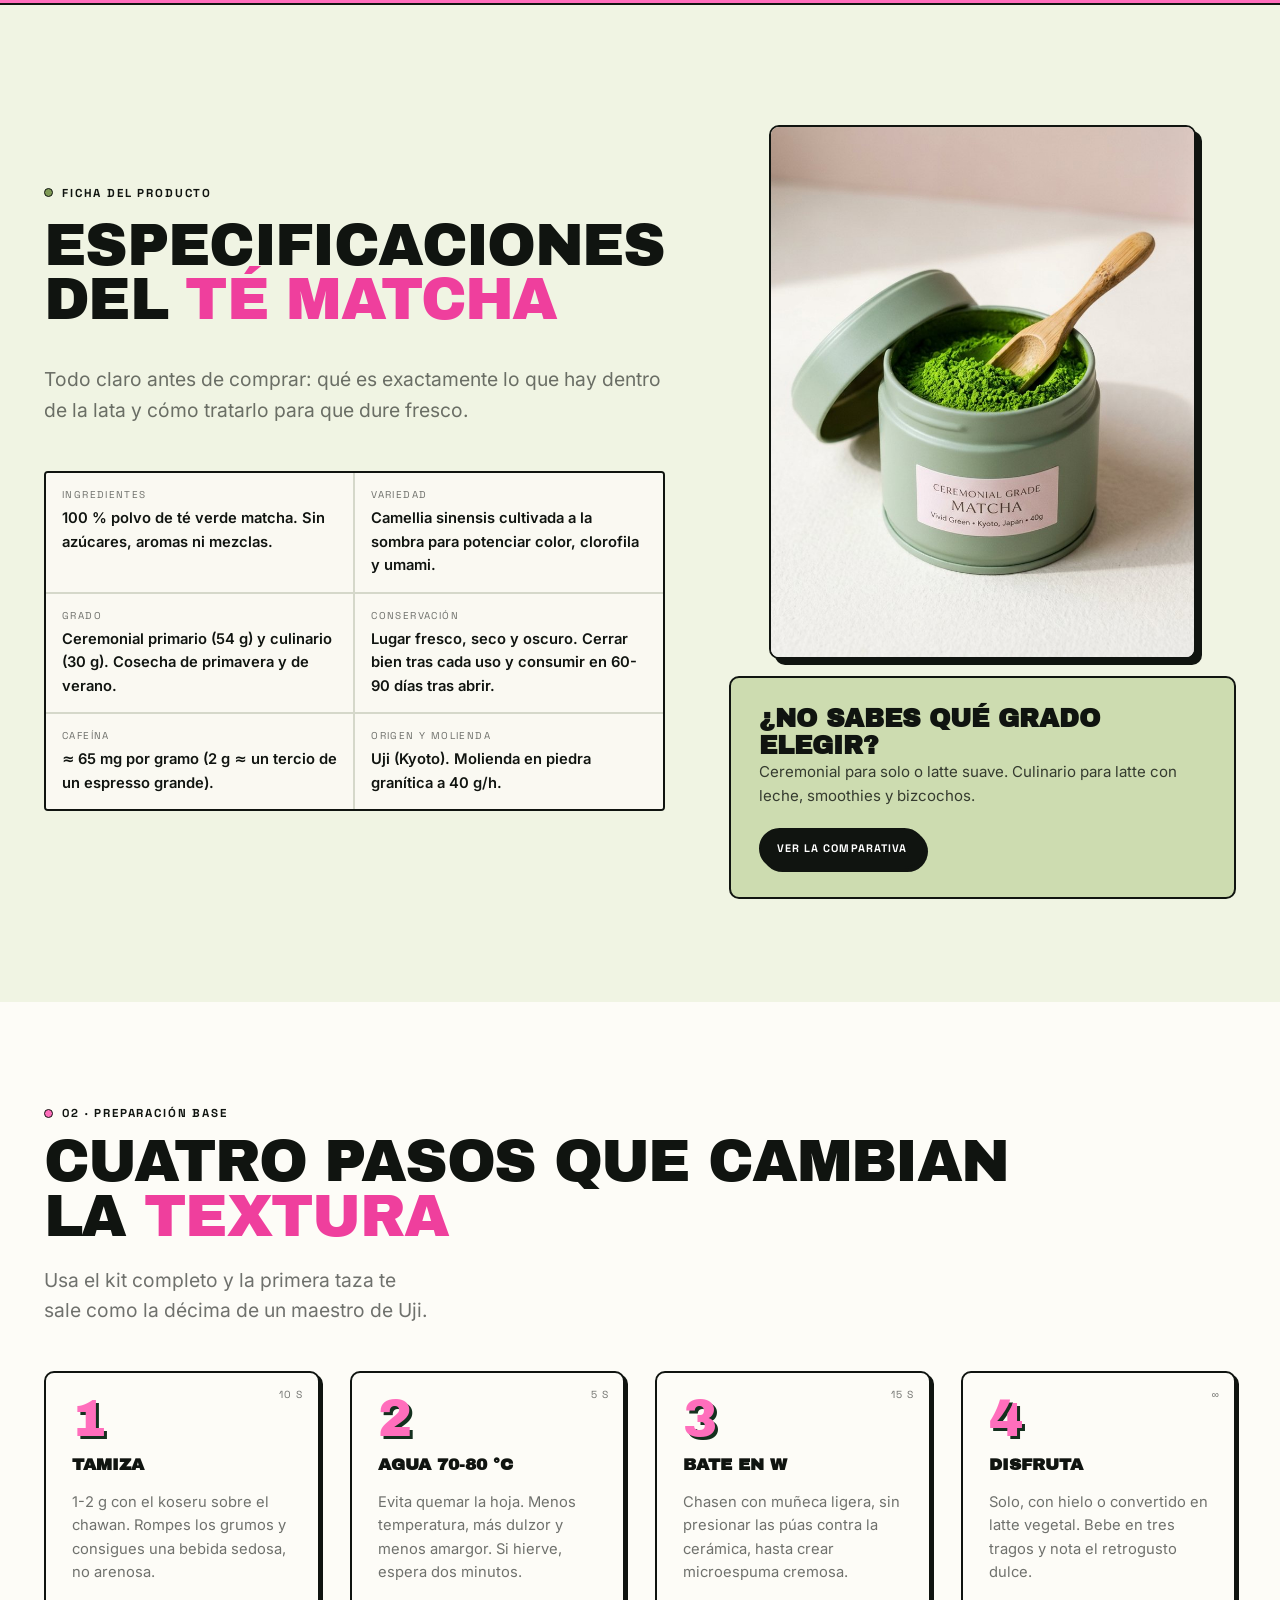
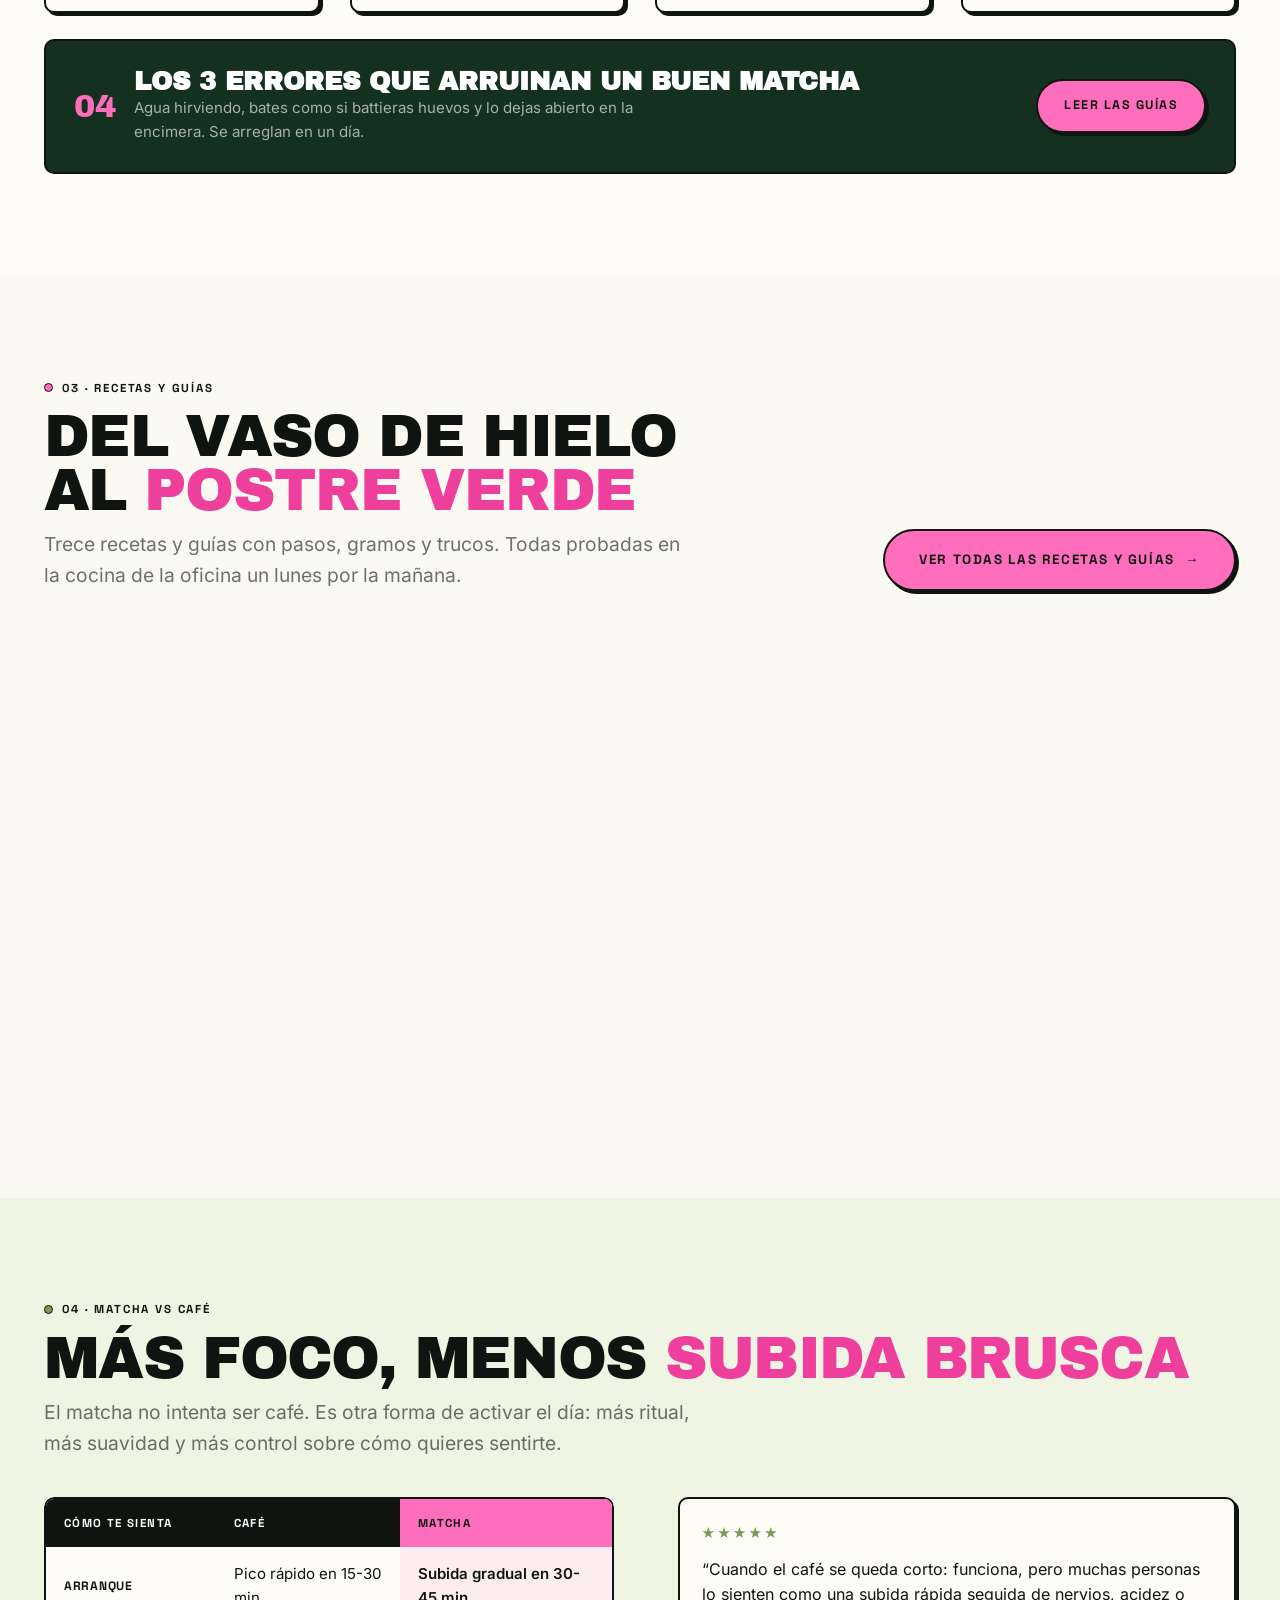
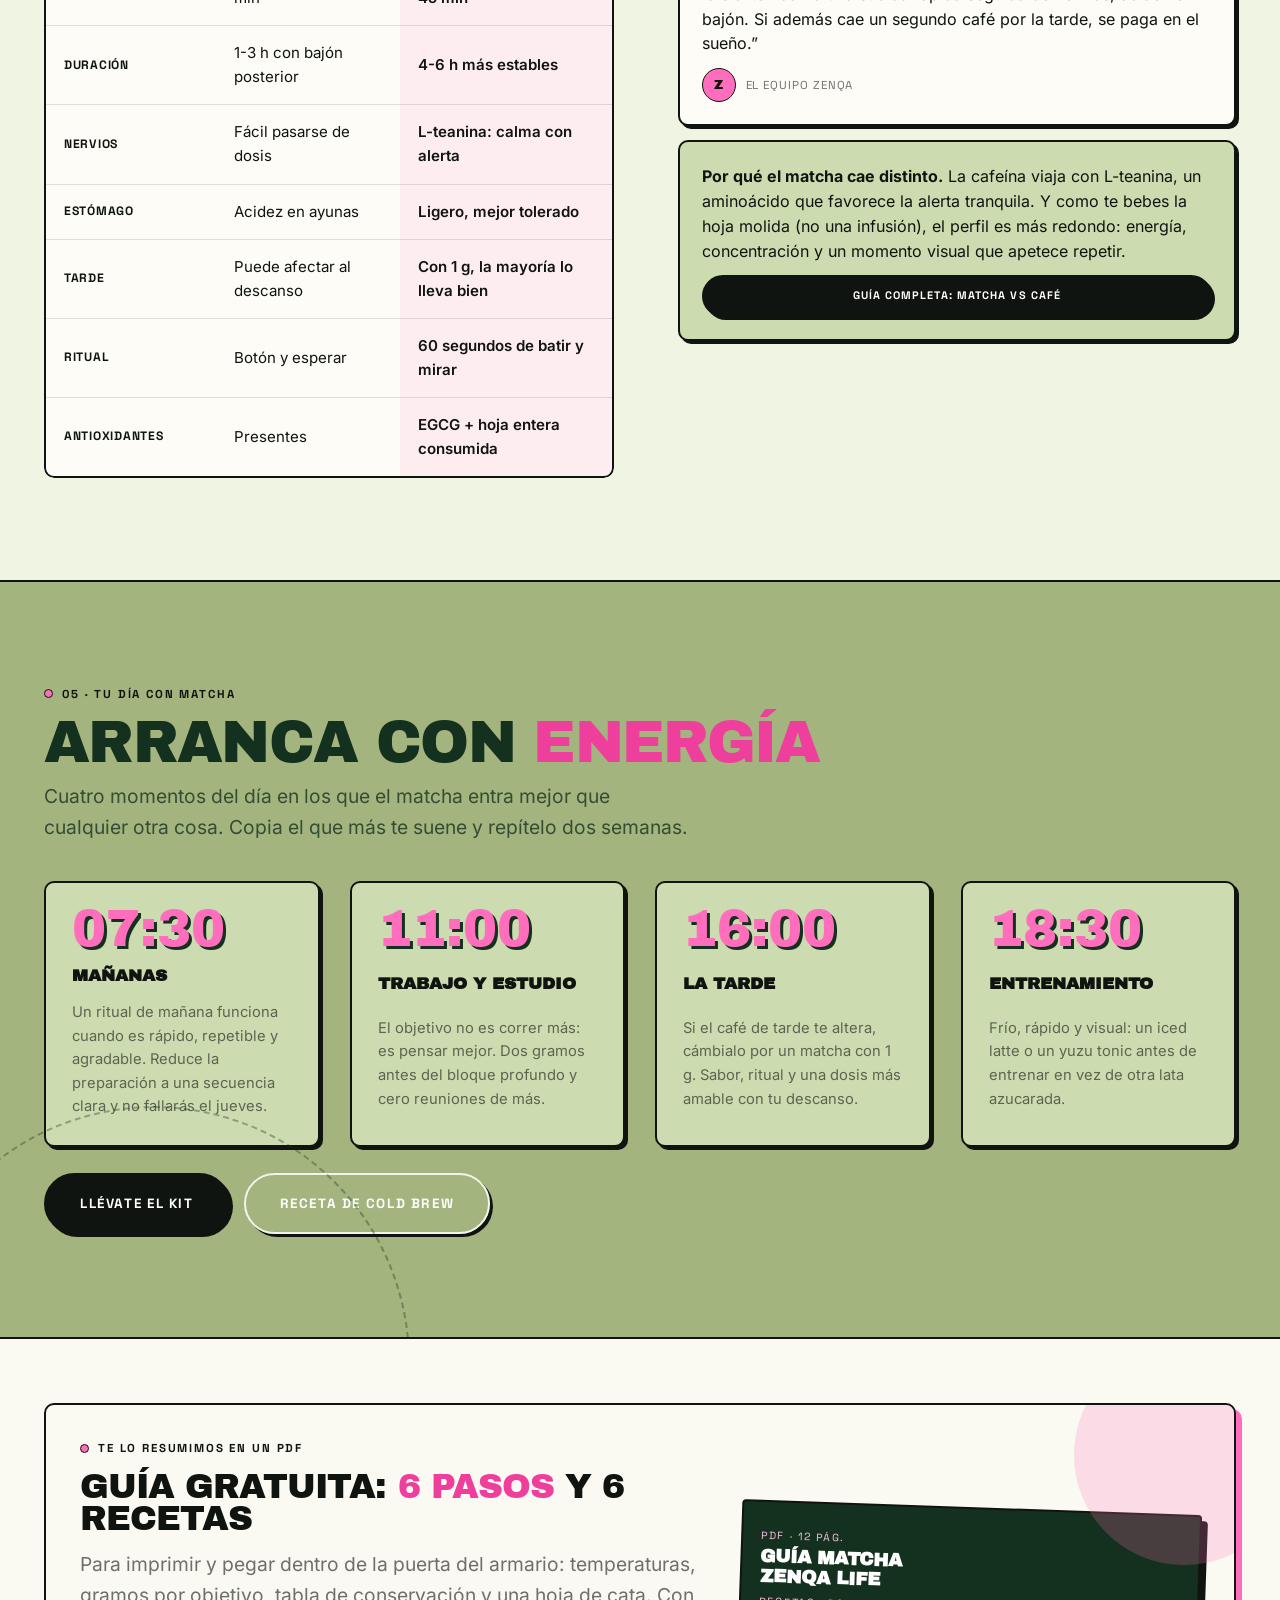
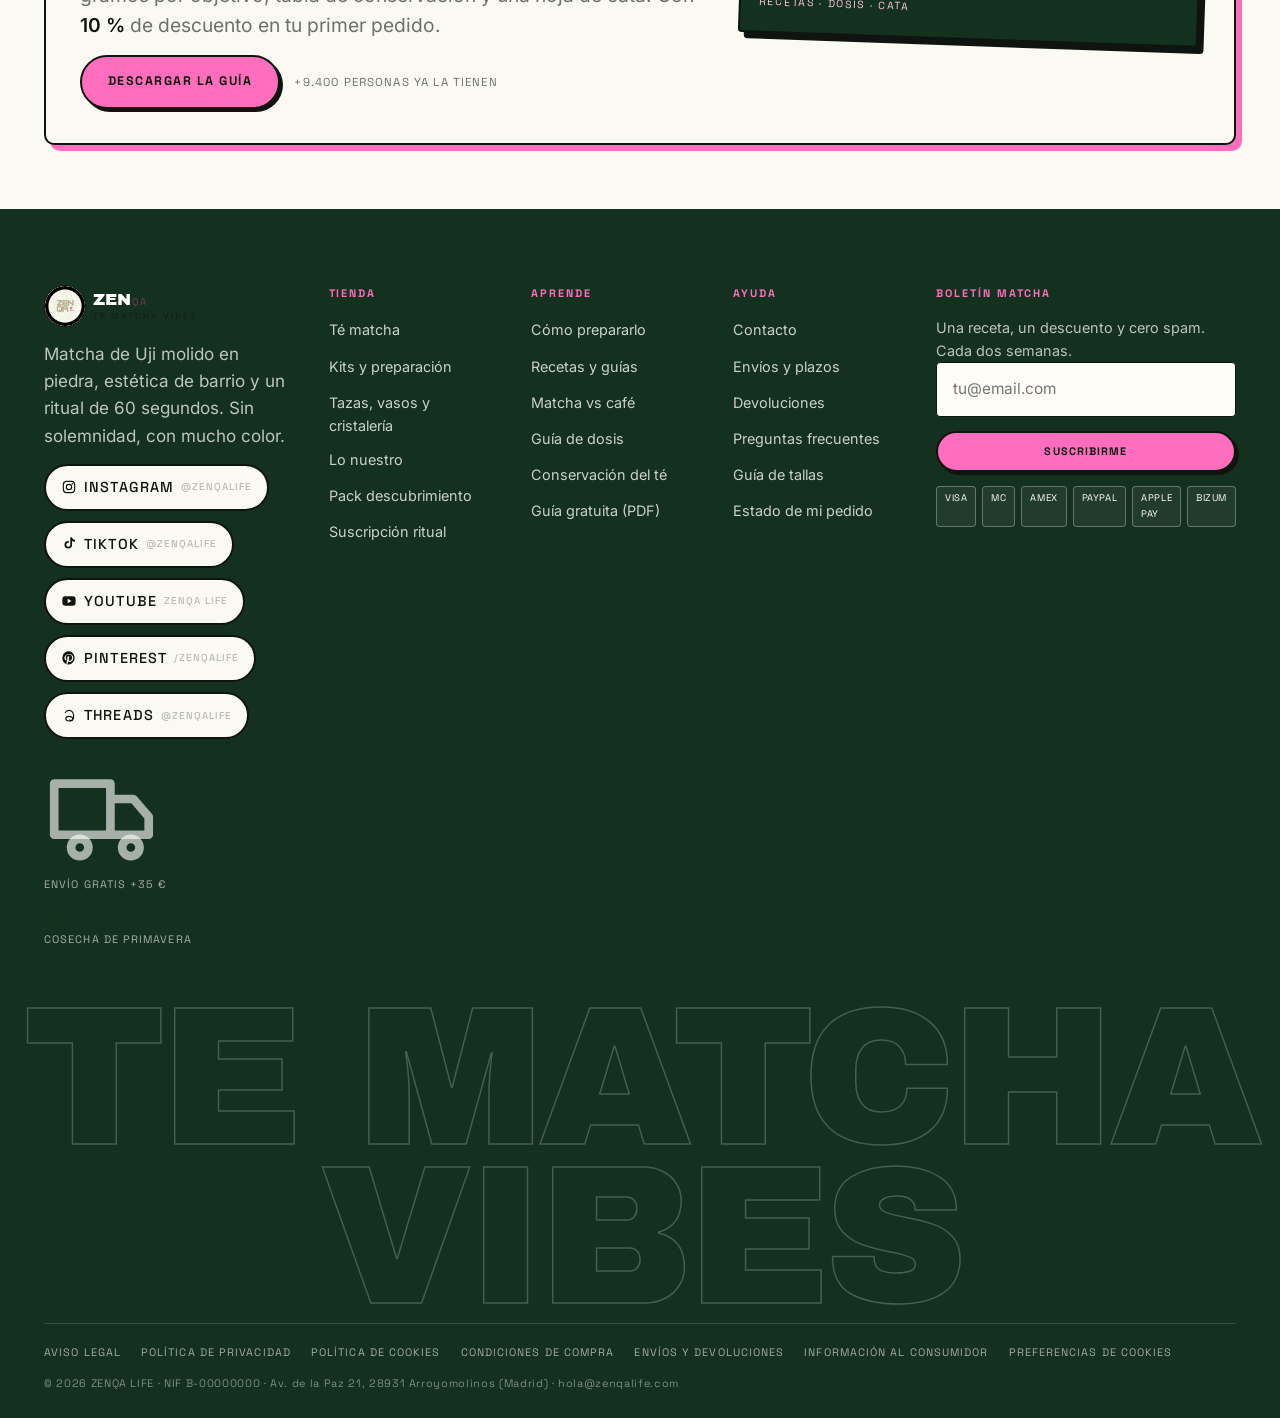
<file: prepararlo.html>
<!DOCTYPE html>
<html lang="es">
<head>
<meta charset="utf-8">
<meta name="viewport" content="width=device-width, initial-scale=1">
<title>Cómo preparar el matcha paso a paso · ZENQA LIFE</title>
<meta name="description" content="Energía limpia, especificaciones del té matcha, los 4 pasos de preparación, recetas y guías, y en qué se diferencia del café. Guía completa de Zenqa Life.">
<meta name="theme-color" content="#ff6ebc">
<link rel="icon" href="assets/img/favicon.png">
<link rel="stylesheet" href="assets/fonts/fonts.css">
<link rel="stylesheet" href="assets/css/zenqa.css">
</head>
<body data-page="prepararlo">
<main id="MainContent">

  <header class="phead">
    <div class="wrap phead__in">
      <nav class="crumbs" aria-label="Ruta"><a href="index.html">Home</a> <span>/</span> <span aria-current="page">Cómo prepararlo</span></nav>
      <h1 class="display">Prepararlo bien<br>es <span class="hl">más fácil</span> de lo que crees</h1>
      <p class="lede">Cuatro movimientos, una temperatura y 60 segundos. Aquí tienes la teoría, las especificaciones del té y por qué sabe mejor que el café de las cinco de la tarde.</p>
      <div class="pill-nav" style="position:static;border:0;background:none;padding:0">
        <a class="chip" href="#energia">Energía limpia</a>
        <a class="chip" href="#especificaciones">Especificaciones</a>
        <a class="chip" href="#pasos">Los 4 pasos</a>
        <a class="chip" href="#recetas">Recetas y guías</a>
        <a class="chip" href="#vs-cafe">Matcha vs café</a>
        <a class="chip" href="#arranca">Arranca con energía</a>
      </div>
    </div>
  </header>

  <!-- ============ 1 · ENERGÍA LIMPIA ============ -->
  <section class="sec" id="energia">
    <div class="wrap">
      <header class="sec-head">
        <div class="col rv">
          <span class="eyebrow">01 · Energía limpia</span>
          <h2 class="display d-lg">Una energía limpia<br>para tu <i>rutina diaria</i></h2>
          <p class="lede">El matcha no es café en polvo: te tomas la hoja entera molida, así que entra todo —cafeína, L-teanina, clorofila y catequinas— en la misma taza.</p>
        </div>
        <a class="btn btn--pink btn--lg" href="tienda.html#matcha">Comprar el matcha</a>
      </header>
      <div class="pgrid" style="grid-template-columns:repeat(4,1fr)">
        <article class="stepnum rv"><span class="num">01</span><h3>Foco sostenido</h3><p>L-teanina y cafeína natural para concentración sin sensación de aceleración brusca. Notas claridad, no taquicardia.</p></article>
        <article class="stepnum rv rv-d1"><span class="num">02</span><h3>Antioxidantes</h3><p>Rico en catequinas EGCG, clorofila y compuestos vegetales que solo obtienes comiendo la hoja entera, no infundiéndola.</p></article>
        <article class="stepnum rv rv-d2"><span class="num">03</span><h3>Ritual digestivo</h3><p>Ligero, versátil y fácil de integrar en la mañana, la tarde, el estudio o el entrenamiento. Sin acidez ni vacío de estómago.</p></article>
        <article class="stepnum rv rv-d3"><span class="num">04</span><h3>Sabor premium</h3><p>Dulce, vegetal y umami, pensado para tomar solo o con leche vegetal. Si sabe amargo, casi nunca es el té: es el agua.</p></article>
      </div>
    </div>
  </section>

  <div id="band-marquee" aria-hidden="true"></div>

  <!-- ============ ESPECIFICACIONES ============ -->
  <section class="sec sec--mint" id="especificaciones">
    <div class="wrap split">
      <div class="col gap-lg rv">
        <div>
          <span class="eyebrow eyebrow--sage">Ficha del producto</span>
          <h2 class="display d-lg" style="margin-top:12px">Especificaciones<br>del <i>té matcha</i></h2>
        </div>
        <p class="lede">Todo claro antes de comprar: qué es exactamente lo que hay dentro de la lata y cómo tratarlo para que dure fresco.</p>
        <dl class="specs" style="grid-template-columns:repeat(2,1fr)">
          <div><dt>Ingredientes</dt><dd>100 % polvo de té verde matcha. Sin azúcares, aromas ni mezclas.</dd></div>
          <div><dt>Variedad</dt><dd>Camellia sinensis cultivada a la sombra para potenciar color, clorofila y umami.</dd></div>
          <div><dt>Grado</dt><dd>Ceremonial primario (54 g) y culinario (30 g). Cosecha de primavera y de verano.</dd></div>
          <div><dt>Conservación</dt><dd>Lugar fresco, seco y oscuro. Cerrar bien tras cada uso y consumir en 60-90 días tras abrir.</dd></div>
          <div><dt>Cafeína</dt><dd>≈ 65 mg por gramo (2 g ≈ un tercio de un espresso grande).</dd></div>
          <div><dt>Origen y molienda</dt><dd>Uji (Kyoto). Molienda en piedra granítica a 40 g/h.</dd></div>
        </dl>
      </div>
      <div class="moment__media rv rv-d1">
        <figure class="frame" style="border:var(--edge);border-radius:var(--r-lg);overflow:hidden;box-shadow:var(--shadow);background:#fff;aspect-ratio:4/5">
          <img src="assets/img/p-ceremonial.jpg" alt="Lata abierta de matcha ceremonial con polvo verde intenso" loading="lazy" style="width:100%;height:100%;object-fit:cover">
        </figure>
        <div class="banner-x" style="margin-top:16px"><div><h3>¿No sabes qué grado elegir?</h3><p>Ceremonial para solo o latte suave. Culinario para latte con leche, smoothies y bizcochos.</p></div>
          <a class="btn btn--sm" href="tienda.html#que-grado">Ver la comparativa</a></div>
      </div>
    </div>
  </section>

  <!-- ============ LOS 4 PASOS ============ -->
  <section class="sec sec--paper" id="pasos">
    <div class="wrap">
      <header class="sec-head">
        <div class="col rv">
          <span class="eyebrow">02 · Preparación base</span>
          <h2 class="display d-lg">Cuatro pasos que cambian<br>la <i>textura</i></h2>
        </div>
        <p class="lede rv" style="max-width:32ch;margin-bottom:6px">Usa el kit completo y la primera taza te sale como la décima de un maestro de Uji.</p>
      </header>
      <div class="pgrid" style="grid-template-columns:repeat(4,1fr)">
        <article class="stepnum rv"><span class="time">10 s</span><span class="num">1</span><h3>Tamiza</h3><p>1-2 g con el koseru sobre el chawan. Rompes los grumos y consigues una bebida sedosa, no arenosa.</p></article>
        <article class="stepnum rv rv-d1"><span class="time">5 s</span><span class="num">2</span><h3>Agua 70-80 °C</h3><p>Evita quemar la hoja. Menos temperatura, más dulzor y menos amargor. Si hierve, espera dos minutos.</p></article>
        <article class="stepnum rv rv-d2"><span class="time">15 s</span><span class="num">3</span><h3>Bate en W</h3><p>Chasen con muñeca ligera, sin presionar las púas contra la cerámica, hasta crear microespuma cremosa.</p></article>
        <article class="stepnum rv rv-d3"><span class="time">∞</span><span class="num">4</span><h3>Disfruta</h3><p>Solo, con hielo o convertido en latte vegetal. Bebe en tres tragos y nota el retrogusto dulce.</p></article>
      </div>
      <div class="banner-x banner-x--dark rv" style="margin-top:26px">
        <div class="row" style="gap:18px;align-items:center">
          <span style="font-family:var(--f-display);font-size:2rem;color:var(--pink)">04</span>
          <div><h3 style="color:#fff">Los 3 errores que arruinan un buen matcha</h3>
          <p style="color:rgba(255,255,255,.78)">Agua hirviendo, bates como si battieras huevos y lo dejas abierto en la encimera. Se arreglan en un día.</p></div>
        </div>
        <a class="btn btn--pink" href="recetas.html#guia-temperatura">Leer las guías</a>
      </div>
    </div>
  </section>

  <!-- ============ 3 · RECETAS Y GUÍAS ============ -->
  <section class="sec" id="recetas">
    <div class="wrap">
      <header class="sec-head">
        <div class="col rv">
          <span class="eyebrow">03 · Recetas y guías</span>
          <h2 class="display d-lg">Del vaso de hielo<br>al <i>postre verde</i></h2>
          <p class="lede">Trece recetas y guías con pasos, gramos y trucos. Todas probadas en la cocina de la oficina un lunes por la mañana.</p>
        </div>
        <a class="btn btn--pink btn--lg" href="recetas.html">Ver todas las recetas y guías <span class="arw">→</span></a>
      </header>
      <div class="rcards" id="grid-recipes-prep"></div>
    </div>
  </section>

  <!-- ============ 4 · MATCHA VS CAFÉ ============ -->
  <section class="sec sec--mint" id="vs-cafe">
    <div class="wrap">
      <header class="sec-head">
        <div class="col rv">
          <span class="eyebrow eyebrow--sage">04 · Matcha vs café</span>
          <h2 class="display d-lg">Más foco, menos <i>subida brusca</i></h2>
          <p class="lede">El matcha no intenta ser café. Es otra forma de activar el día: más ritual, más suavidad y más control sobre cómo quieres sentirte.</p>
        </div>
      </header>
      <div class="split" style="align-items:start">
        <div class="cmp-scroll rv">
          <table class="cmp">
            <caption class="hide">Comparativa entre té matcha y café</caption>
            <thead><tr><th scope="col">Cómo te sienta</th><th scope="col">Café</th><th scope="col">Matcha</th></tr></thead>
            <tbody>
              <tr><th scope="row">Arranque</th><td>Pico rápido en 15-30 min</td><td>Subida gradual en 30-45 min</td></tr>
              <tr><th scope="row">Duración</th><td>1-3 h con bajón posterior</td><td>4-6 h más estables</td></tr>
              <tr><th scope="row">Nervios</th><td>Fácil pasarse de dosis</td><td>L-teanina: calma con alerta</td></tr>
              <tr><th scope="row">Estómago</th><td>Acidez en ayunas</td><td>Ligero, mejor tolerado</td></tr>
              <tr><th scope="row">Tarde</th><td>Puede afectar al descanso</td><td>Con 1 g, la mayoría lo lleva bien</td></tr>
              <tr><th scope="row">Ritual</th><td>Botón y esperar</td><td>60 segundos de batir y mirar</td></tr>
              <tr><th scope="row">Antioxidantes</th><td>Presentes</td><td>EGCG + hoja entera consumida</td></tr>
            </tbody>
          </table>
        </div>
        <div class="col rv rv-d1">
          <div class="quote">
            <span class="stars">★★★★★</span>
            <p>“Cuando el café se queda corto: funciona, pero muchas personas lo sienten como una subida rápida seguida de nervios, acidez o bajón. Si además cae un segundo café por la tarde, se paga en el sueño.”</p>
            <footer><span class="avatar">Z</span> <span>El equipo Zenqa</span></footer>
          </div>
          <div class="quote" style="background:var(--sage-light)">
            <p><strong>Por qué el matcha cae distinto.</strong> La cafeína viaja con L-teanina, un aminoácido que favorece la alerta tranquila. Y como te bebes la hoja molida (no una infusión), el perfil es más redondo: energía, concentración y un momento visual que apetece repetir.</p>
            <a class="btn btn--sm" href="recetas.html#guia-matcha-cafe">Guía completa: matcha vs café</a>
          </div>
        </div>
      </div>
    </div>
  </section>

  <!-- ============ 5 · ARRANCA CON ENERGÍA ============ -->
  <section class="sec greencta" id="arranca">
    <div class="wrap">
      <header class="sec-head">
        <div class="col rv">
          <span class="eyebrow">05 · Tu día con matcha</span>
          <h2 class="display d-lg" style="color:var(--forest)">Arranca con <i>energía</i></h2>
          <p class="lede" style="color:rgba(20,48,30,.78)">Cuatro momentos del día en los que el matcha entra mejor que cualquier otra cosa. Copia el que más te suene y repítelo dos semanas.</p>
        </div>
      </header>
      <div class="pgrid" style="grid-template-columns:repeat(4,1fr)">
        <article class="stepnum rv" style="background:var(--sage-light)"><span class="num">07:30</span><h3>Mañanas</h3><p>Un ritual de mañana funciona cuando es rápido, repetible y agradable. Reduce la preparación a una secuencia clara y no fallarás el jueves.</p></article>
        <article class="stepnum rv rv-d1" style="background:var(--sage-light)"><span class="num">11:00</span><h3>Trabajo y estudio</h3><p>El objetivo no es correr más: es pensar mejor. Dos gramos antes del bloque profundo y cero reuniones de más.</p></article>
        <article class="stepnum rv rv-d2" style="background:var(--sage-light)"><span class="num">16:00</span><h3>La tarde</h3><p>Si el café de tarde te altera, cámbialo por un matcha con 1 g. Sabor, ritual y una dosis más amable con tu descanso.</p></article>
        <article class="stepnum rv rv-d3" style="background:var(--sage-light)"><span class="num">18:30</span><h3>Entrenamiento</h3><p>Frío, rápido y visual: un iced latte o un yuzu tonic antes de entrenar en vez de otra lata azucarada.</p></article>
      </div>
      <div class="row" style="margin-top:26px">
        <a class="btn btn--lg" href="tienda.html#kit-completo">Llévate el kit</a>
        <a class="btn btn--outline-light btn--lg" href="recetas.html#cold-brew-matcha">Receta de cold brew</a>
      </div>
    </div>
  </section>

  <!-- ============ LEAD MAGNET ============ -->
  <section class="sec sec--tight sec--cream" id="lead">
    <div class="wrap">
      <div class="lead rv">
        <div class="col">
          <span class="eyebrow">Te lo resumimos en un PDF</span>
          <h2 class="display d-md">Guía gratuita: <i>6 pasos</i> y 6 recetas</h2>
          <p class="lede">Para imprimir y pegar dentro de la puerta del armario: temperaturas, gramos por objetivo, tabla de conservación y una hoja de cata. Con <strong>10 %</strong> de descuento en tu primer pedido.</p>
          <div class="row">
            <a class="btn btn--pink" href="#lead" data-act="lead-open">Descargar la guía</a>
            <span class="count-lbl">+9.400 personas ya la tienen</span>
          </div>
        </div>
        <div class="mock"><span>PDF · 12 pág.</span><b>Guía Matcha<br>Zenqa Life</b><span>Recetas · dosis · cata</span></div>
      </div>
    </div>
  </section>
</main>

<script src="assets/js/data.js"></script>
<script src="assets/js/app.js"></script>
<script>
  document.getElementById("grid-recipes-prep").innerHTML =
    ["iced-matcha-oat-latte", "usucha-tradicional", "guia-temperatura"].map(function (id) {
      var r = ZENQA.recipeById(id);
      return '<article class="rcard rv"><a class="rcard__media" href="recetas.html#' + r.id + '"><img src="' + r.img + '" alt="' + r.name + '" loading="lazy">' +
        '<span class="tag rcard__type' + (r.type === "guia" ? ' tag--sage' : '') + '">' + (r.type === "guia" ? 'Guía' : 'Receta') + '</span></a>' +
        '<div class="rcard__body"><h3><a href="recetas.html#' + r.id + '">' + r.name + '</a></h3><p>' + r.intro + '</p>' +
        '<div class="rcard__meta"><span>⏱ <b>' + r.time + '</b></span><span>Nivel <b>' + r.level + '</b></span></div>' +
        '<a class="rcard__link" href="recetas.html#' + r.id + '">Abrir en recetas y guías</a></div></article>';
    }).join("");
</script>
</body>
</html>
</file>
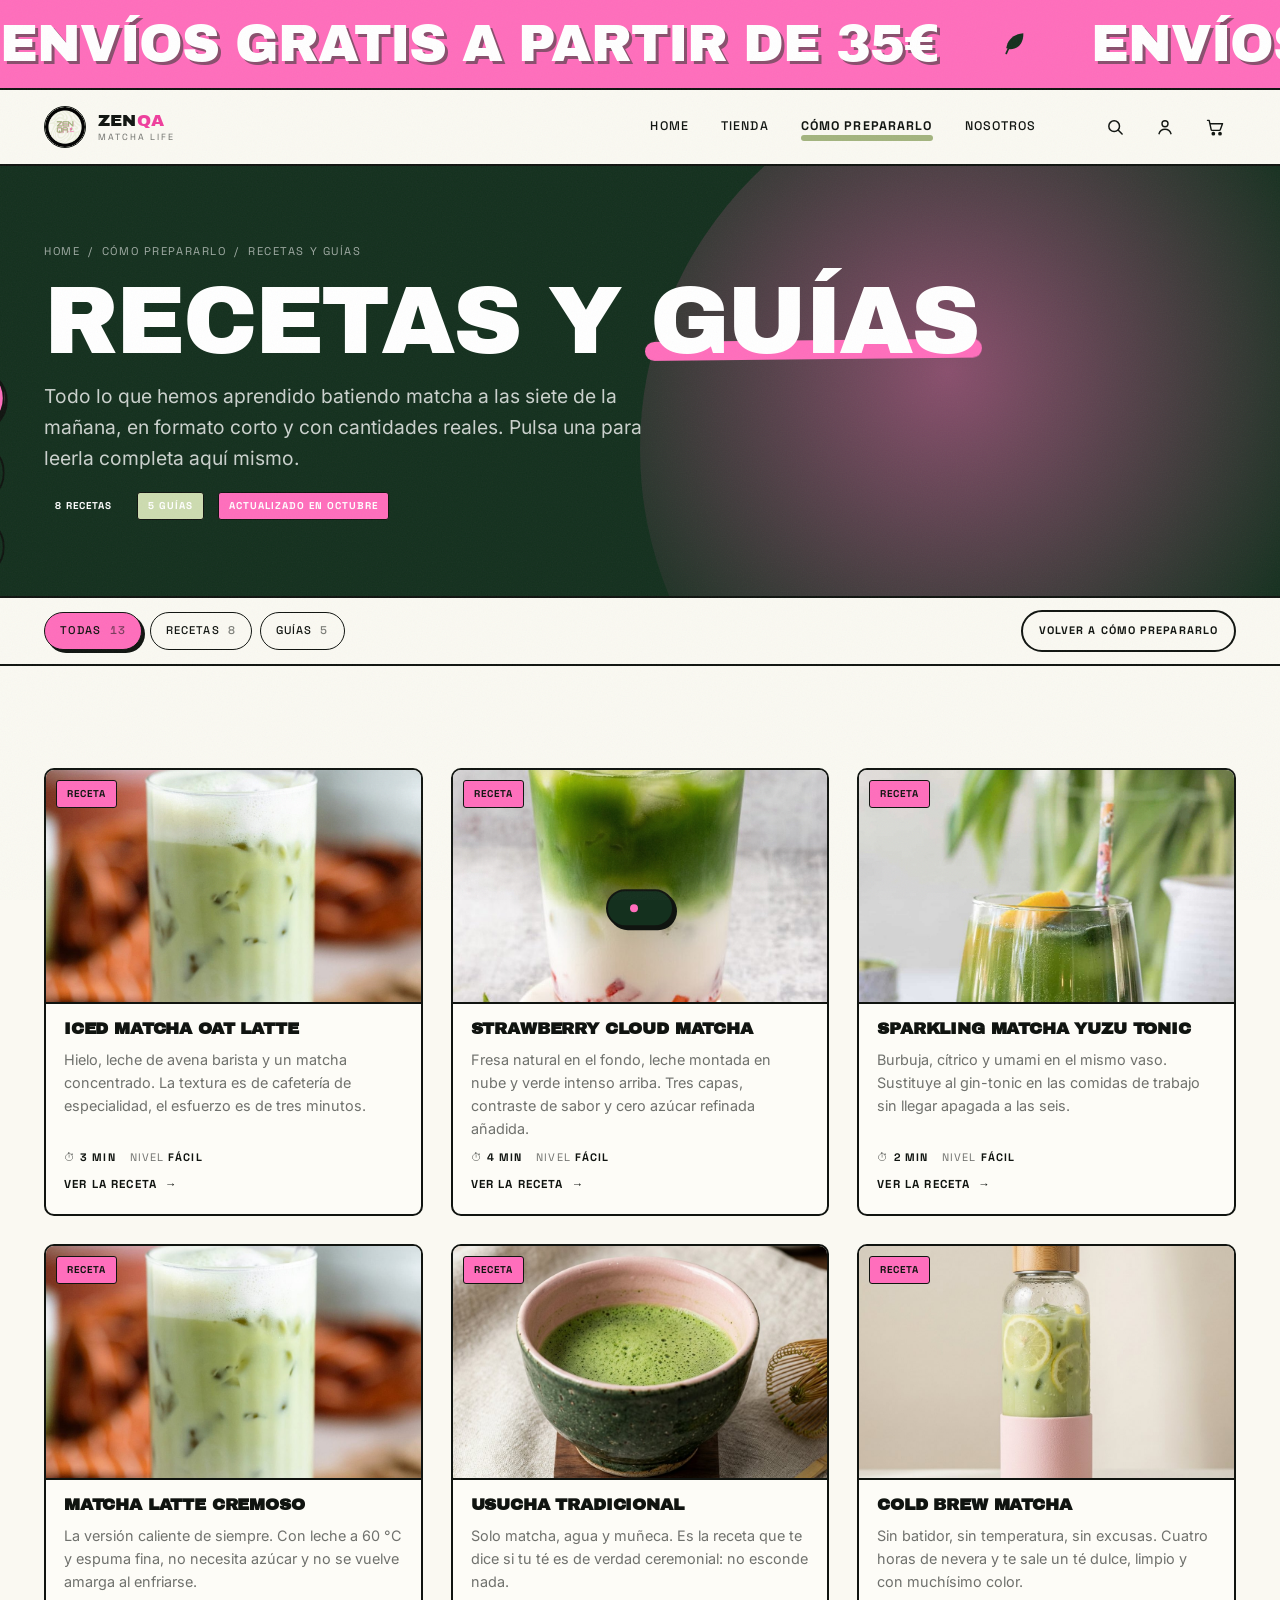
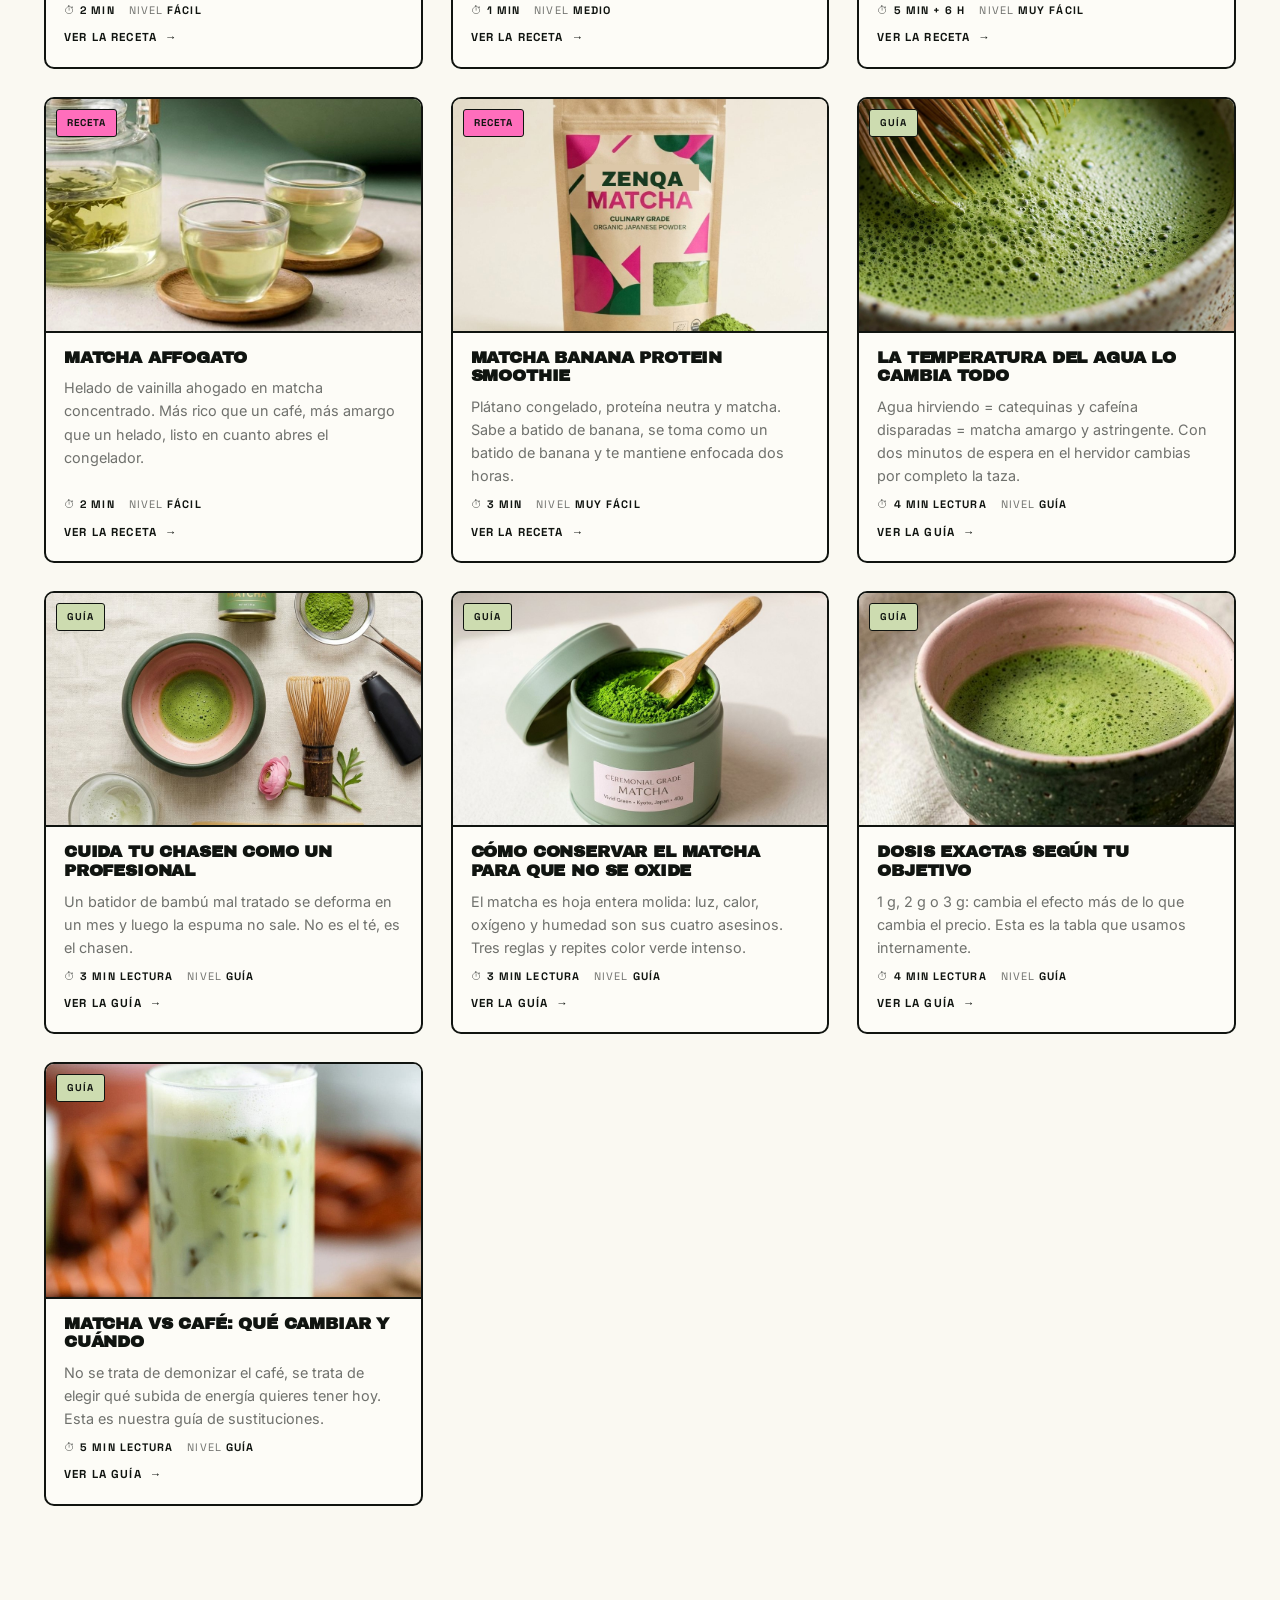
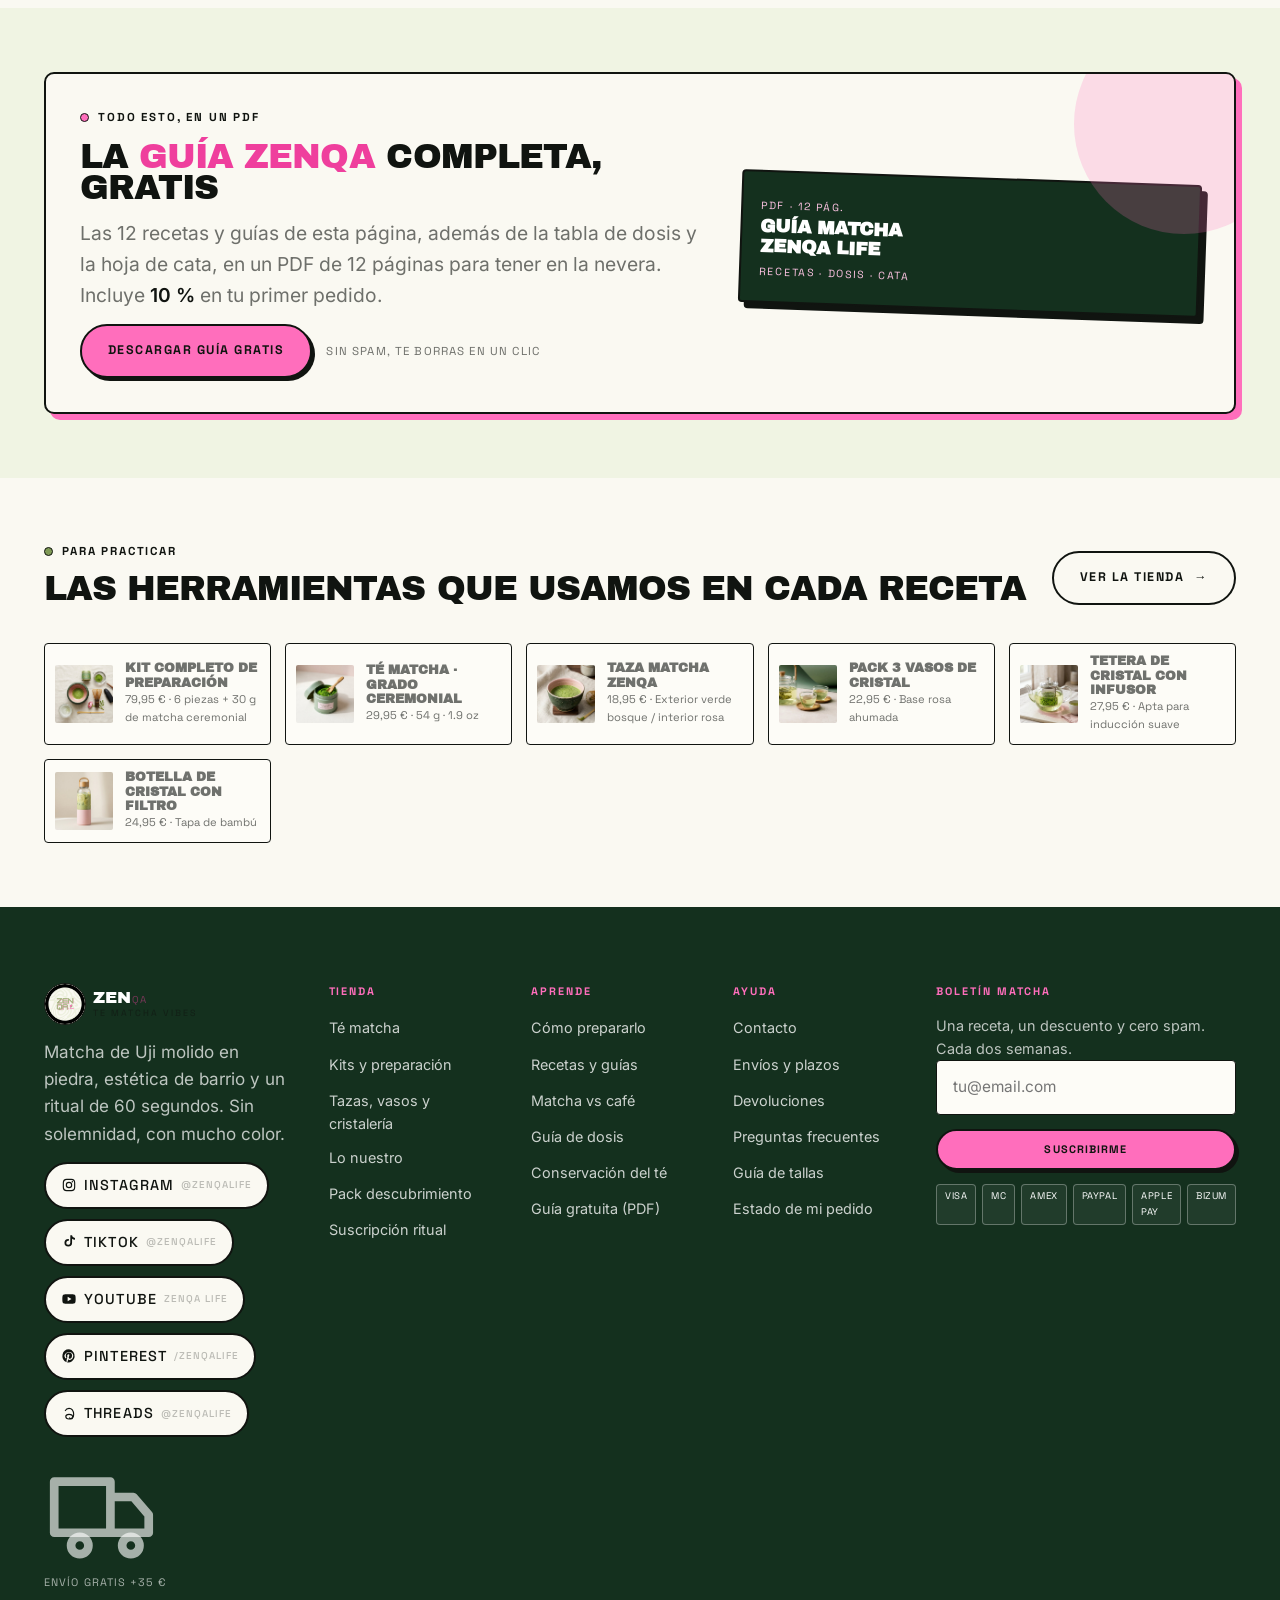
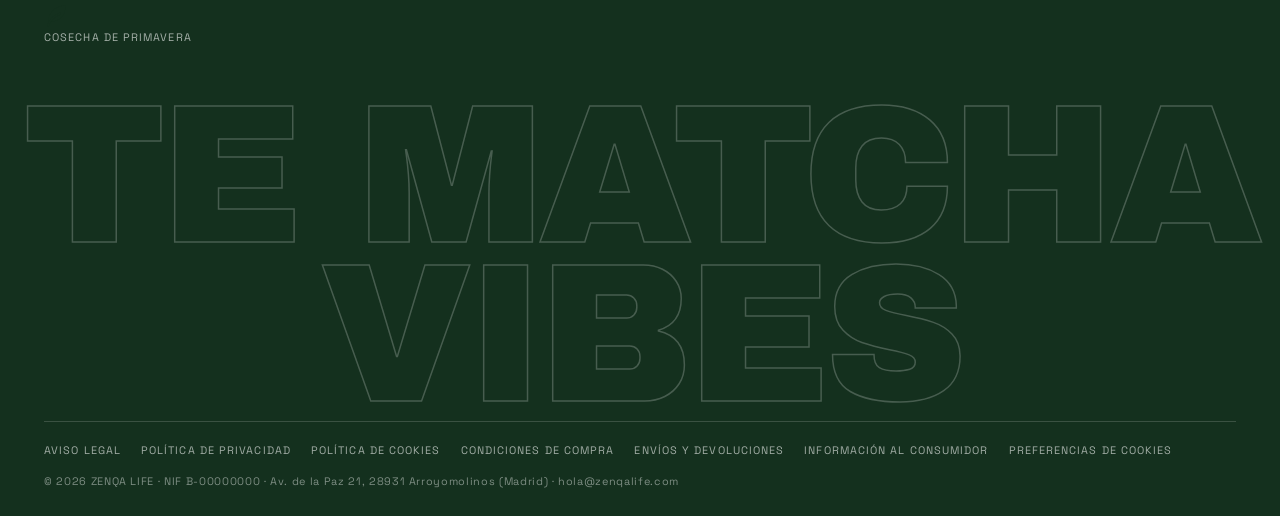
<file: recetas.html>
<!DOCTYPE html>
<html lang="es">
<head>
<meta charset="utf-8">
<meta name="viewport" content="width=device-width, initial-scale=1">
<title>Recetas y guías de matcha · ZENQA LIFE</title>
<meta name="description" content="Todas las recetas y guías Zenqa: iced matcha oat latte, strawberry cloud, sparkling yuzu tonic, usucha tradicional, cold brew, affogato y las guías de temperatura, chasen, conservación y dosis.">
<meta name="theme-color" content="#ff6ebc">
<link rel="icon" href="assets/img/favicon.png">
<link rel="stylesheet" href="assets/fonts/fonts.css">
<link rel="stylesheet" href="assets/css/zenqa.css">
</head>
<body data-page="recetas">
<main id="MainContent">

  <header class="phead">
    <div class="wrap phead__in">
      <nav class="crumbs" aria-label="Ruta"><a href="index.html">Home</a> <span>/</span> <a href="prepararlo.html">Cómo prepararlo</a> <span>/</span> <span aria-current="page">Recetas y guías</span></nav>
      <h1 class="display">Recetas y <span class="hl">guías</span></h1>
      <p class="lede">Todo lo que hemos aprendido batiendo matcha a las siete de la mañana, en formato corto y con cantidades reales. Pulsa una para leerla completa aquí mismo.</p>
      <div class="row">
        <span class="tag tag--forest">8 recetas</span><span class="tag tag--sage">5 guías</span><span class="tag">Actualizado en octubre</span>
      </div>
    </div>
  </header>

  <div class="pill-nav" id="recipeFilters">
    <div class="wrap row row--between">
      <div class="tabs" id="recipeTabs">
        <button class="chip" data-t="all" aria-pressed="true">Todas <span class="count">13</span></button>
        <button class="chip" data-t="receta" aria-pressed="false">Recetas <span class="count">8</span></button>
        <button class="chip" data-t="guia" aria-pressed="false">Guías <span class="count">5</span></button>
      </div>
      <a class="btn btn--sm btn--ghost" href="prepararlo.html">Volver a cómo prepararlo</a>
    </div>
  </div>

  <section class="sec">
    <div class="wrap">
      <div id="recipeDetail" hidden></div>
      <div id="recipeListWrap">
        <div class="rcards" id="recipeList" style="grid-template-columns:repeat(3,1fr)"></div>
      </div>
    </div>
  </section>

  <!-- lead magnet: la guía en PDF, el gran paquete -->
  <section class="sec sec--tight sec--mint" id="lead">
    <div class="wrap">
      <div class="lead rv">
        <div class="col">
          <span class="eyebrow">Todo esto, en un PDF</span>
          <h2 class="display d-md">La <i>guía Zenqa</i> completa, gratis</h2>
          <p class="lede">Las 12 recetas y guías de esta página, además de la tabla de dosis y la hoja de cata, en un PDF de 12 páginas para tener en la nevera. Incluye <strong>10 %</strong> en tu primer pedido.</p>
          <div class="row">
            <a class="btn btn--pink" href="#lead" data-act="lead-open">Descargar guía gratis</a>
            <span class="count-lbl">Sin spam, te borras en un clic</span>
          </div>
        </div>
        <div class="mock"><span>PDF · 12 pág.</span><b>Guía Matcha<br>Zenqa Life</b><span>Recetas · dosis · cata</span></div>
      </div>
    </div>
  </section>

  <section class="sec sec--tight sec--cream">
    <div class="wrap">
      <header class="sec-head">
        <div class="col rv"><span class="eyebrow eyebrow--sage">Para practicar</span><h2 class="display d-md">Las herramientas que usamos en cada receta</h2></div>
        <a class="btn btn--ghost" href="tienda.html">Ver la tienda <span class="arw">→</span></a>
      </header>
      <div class="mini-products" id="recipeRelated"></div>
    </div>
  </section>
</main>

<script src="assets/js/data.js"></script>
<script src="assets/js/app.js"></script>
</body>
</html>
</file>
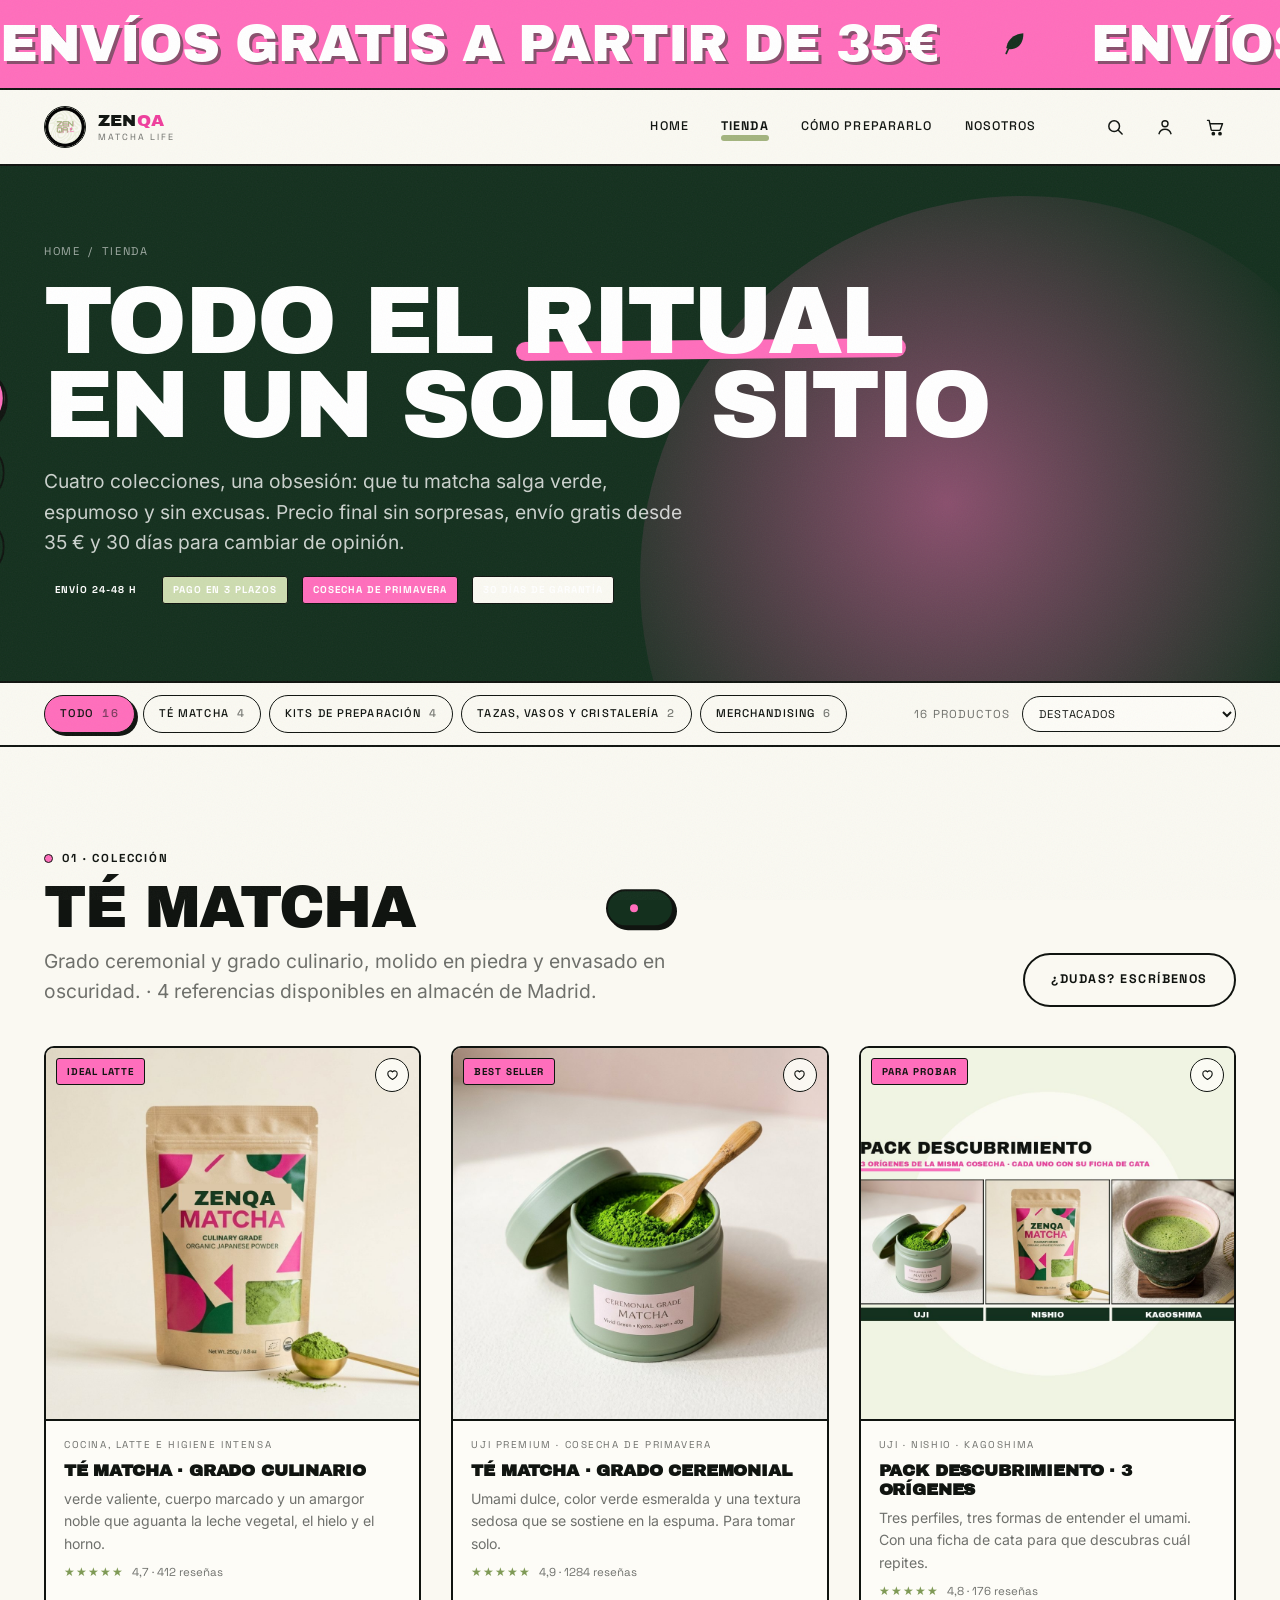
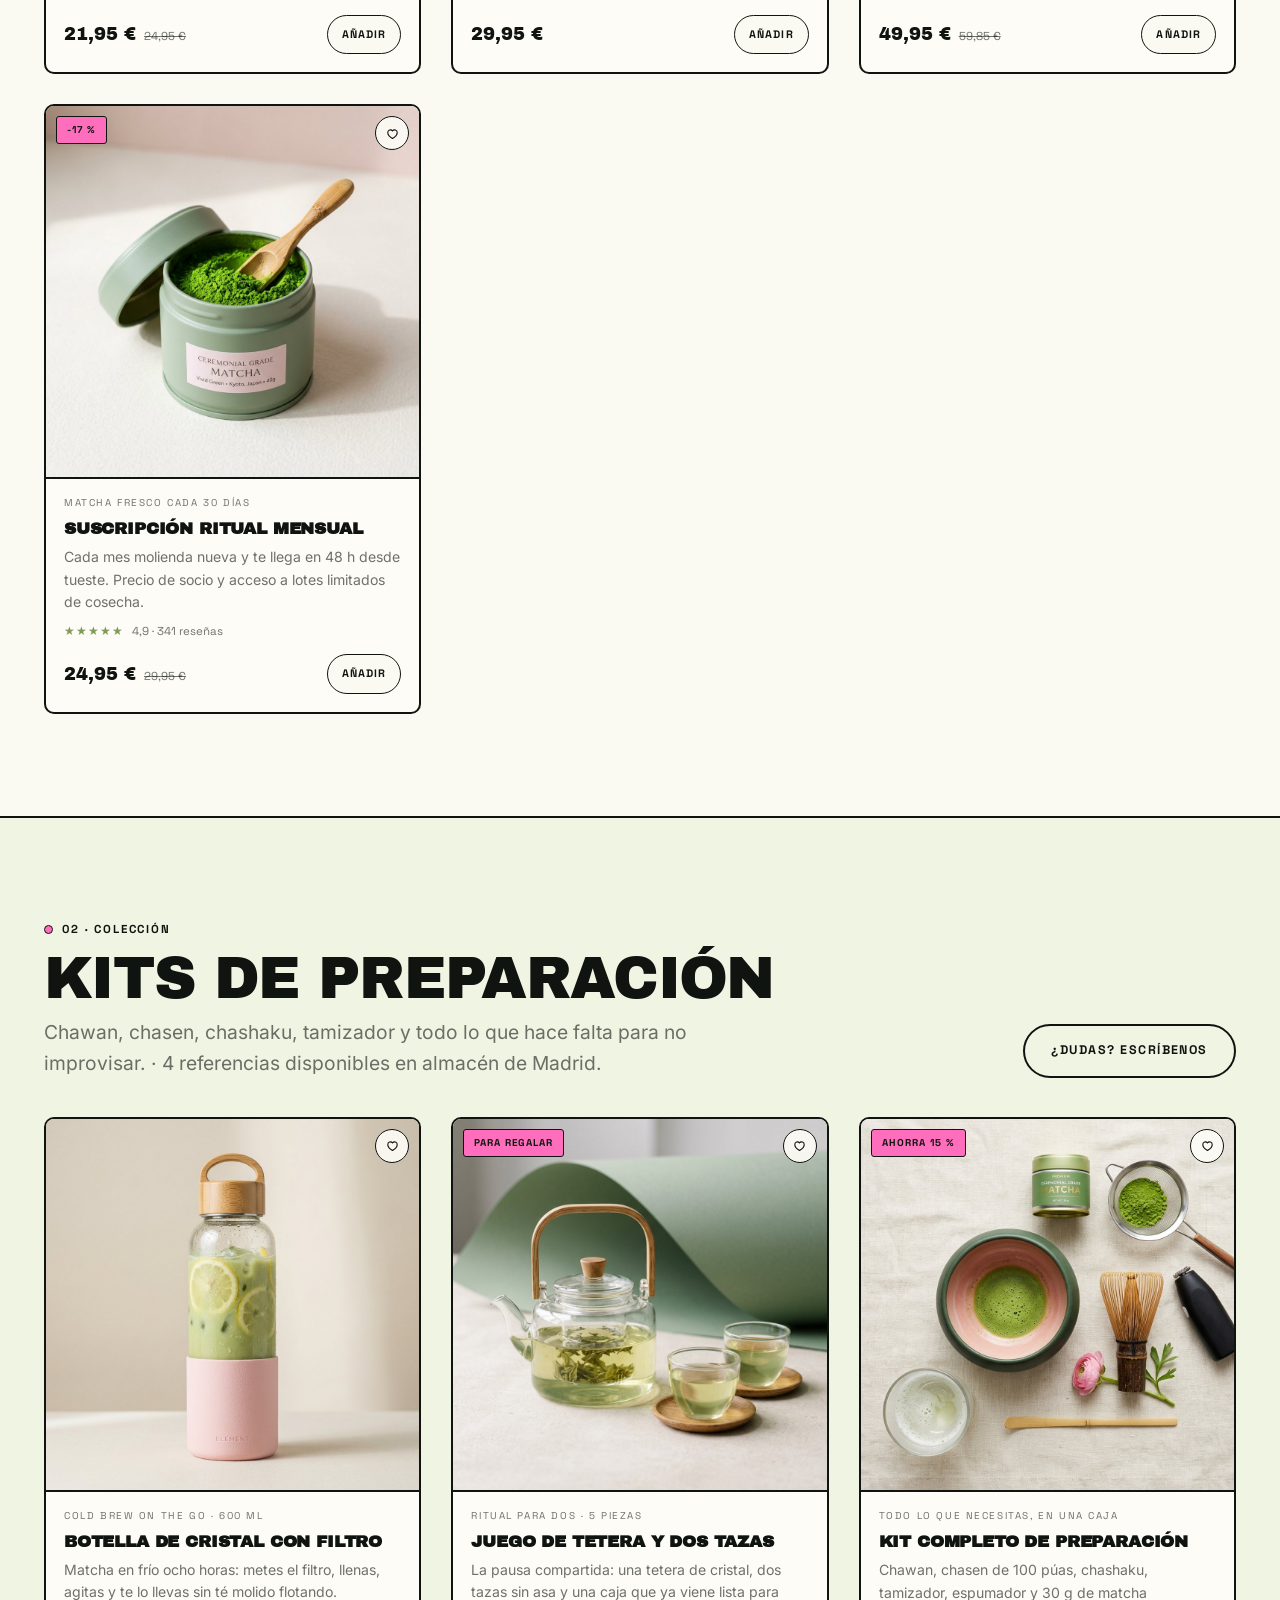
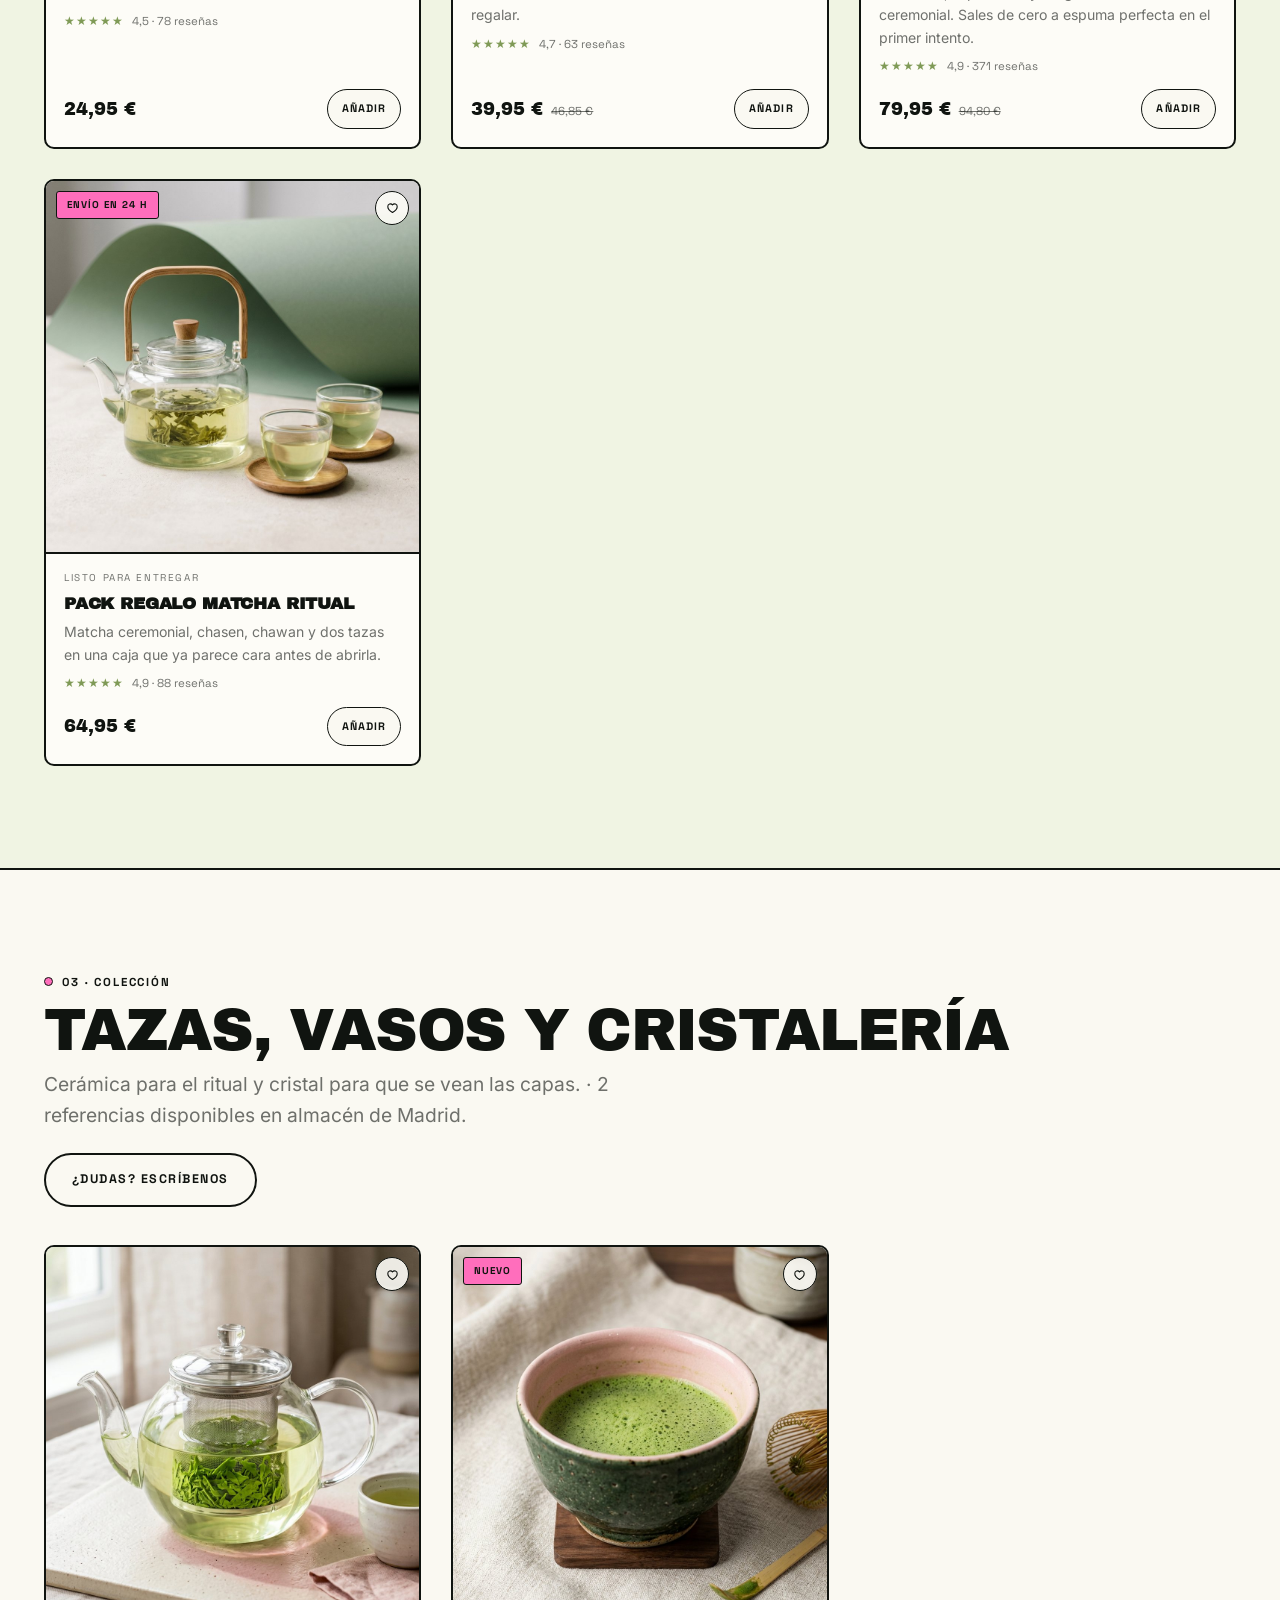
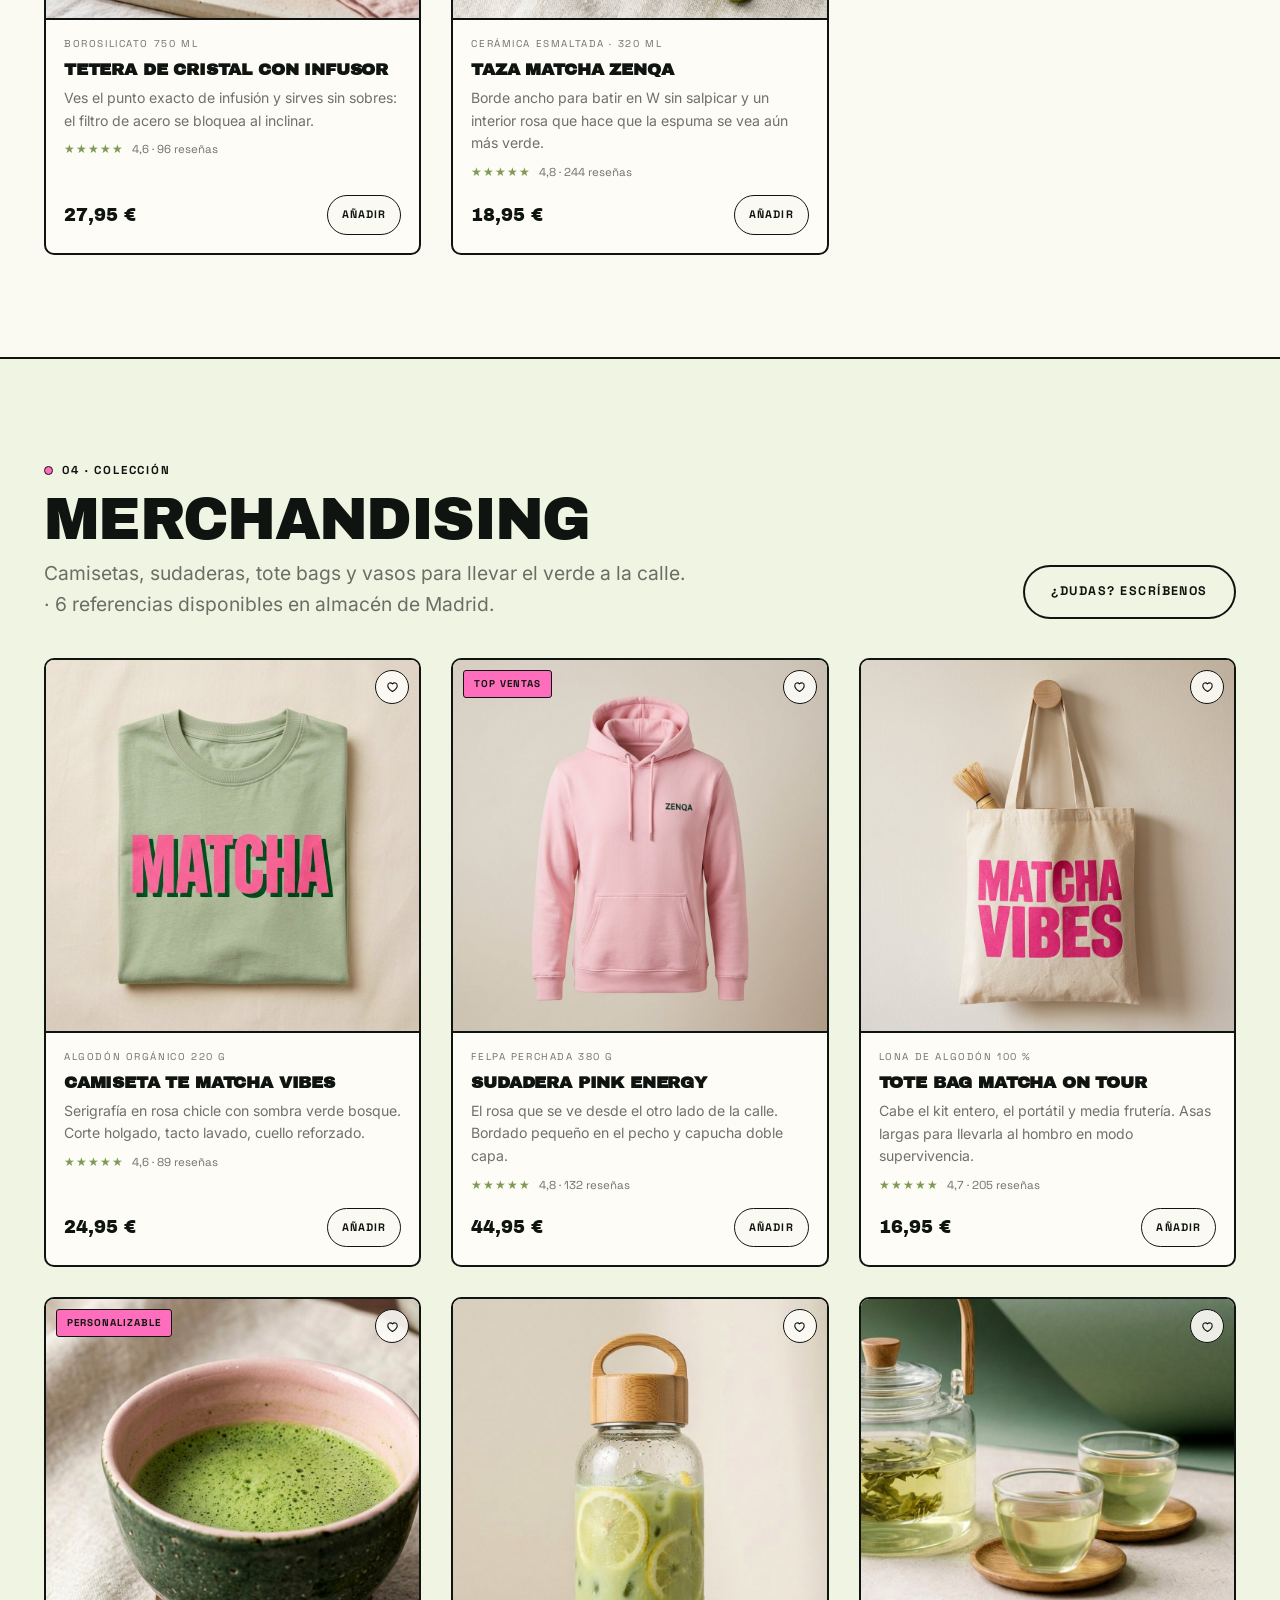
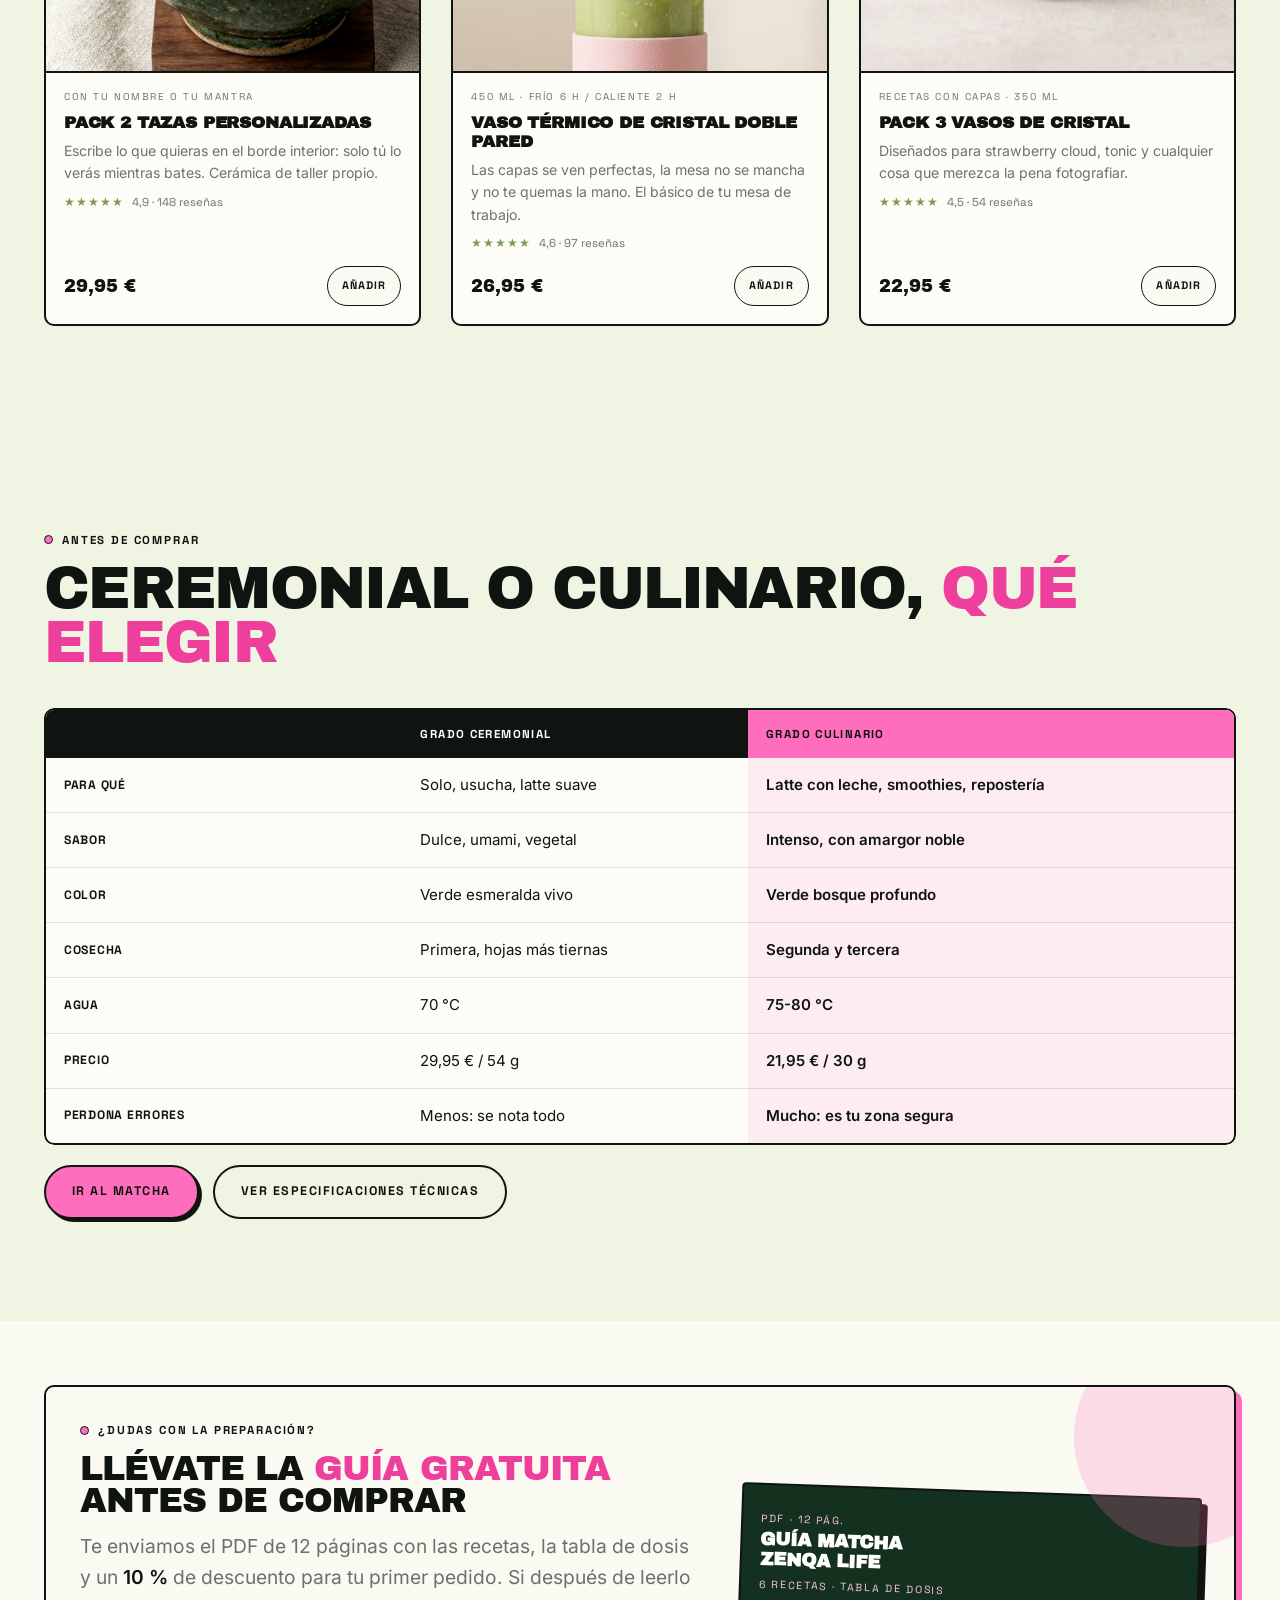
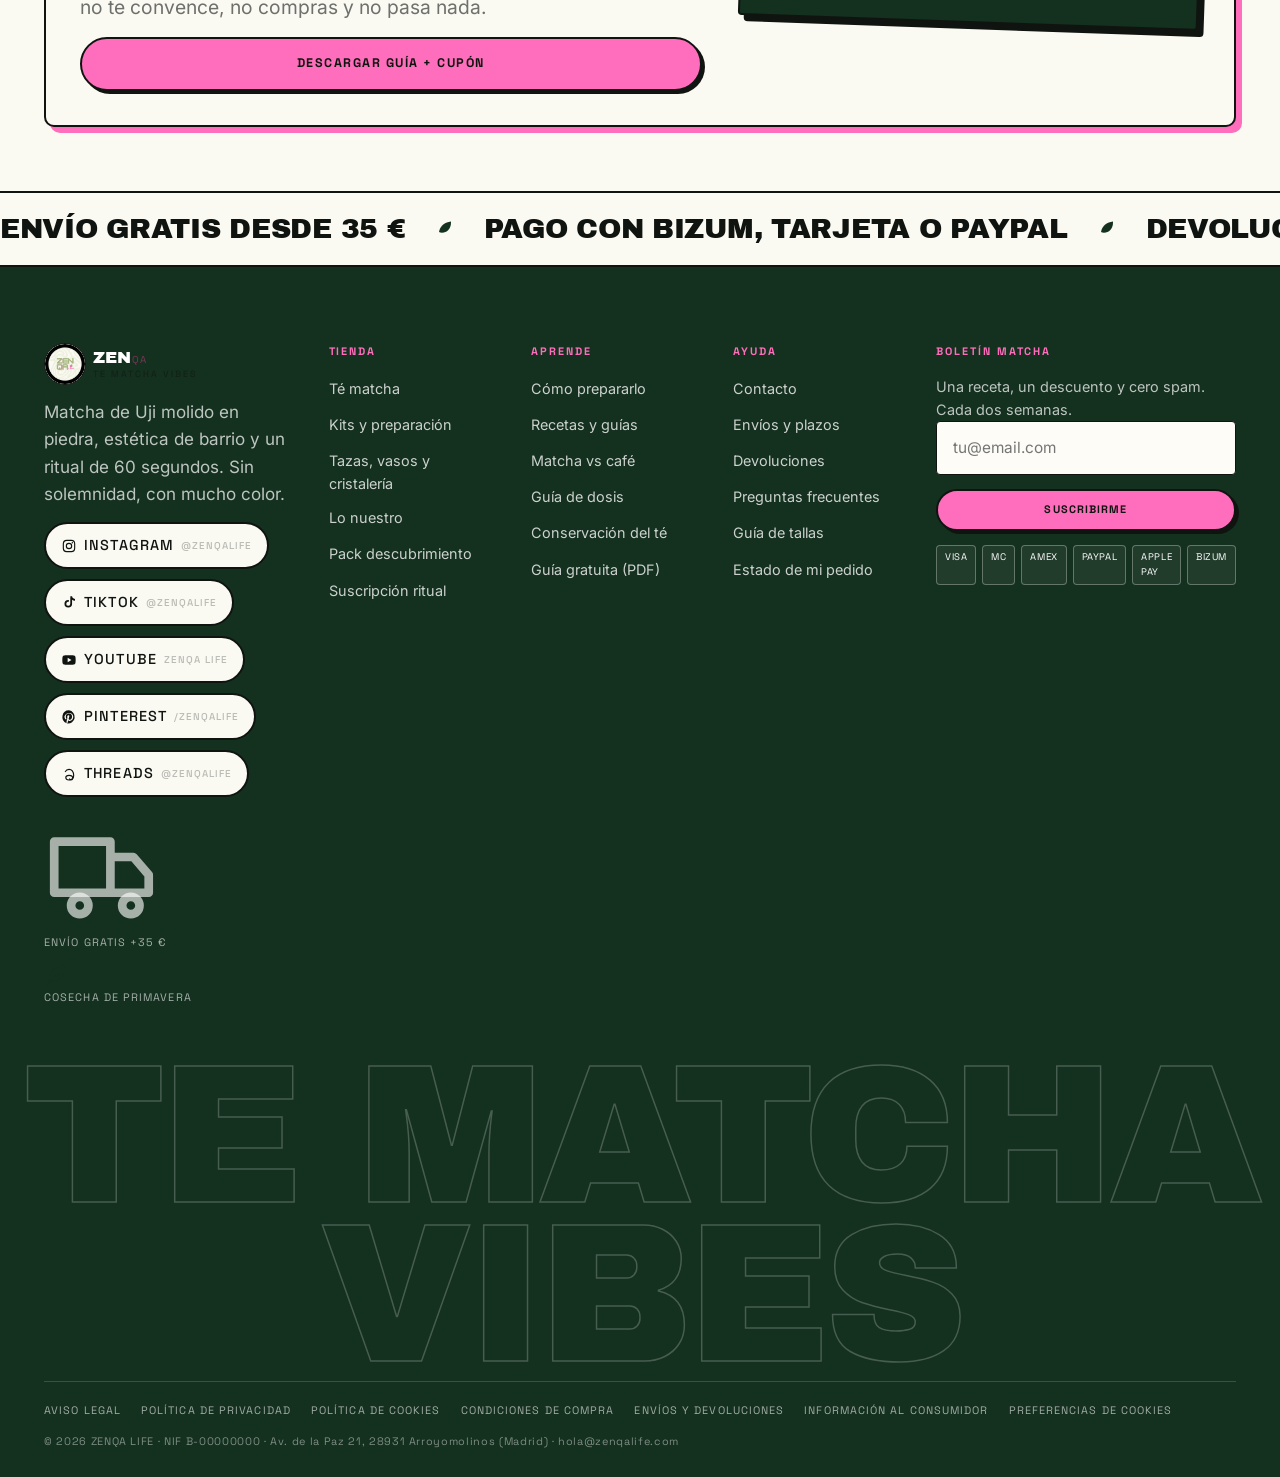
<file: tienda.html>
<!DOCTYPE html>
<html lang="es">
<head>
<meta charset="utf-8">
<meta name="viewport" content="width=device-width, initial-scale=1">
<title>Tienda de té matcha, kits y cristalería · ZENQA LIFE</title>
<meta name="description" content="Compra té matcha de grado ceremonial y culinario, kits de preparación con chawan, chasen y tamizador, teteras y tazas de cristal, vasos térmicos y ropa Zenqa. Envío gratis desde 35 €.">
<meta name="theme-color" content="#ff6ebc">
<link rel="icon" href="assets/img/favicon.png">
<link rel="stylesheet" href="assets/fonts/fonts.css">
<link rel="stylesheet" href="assets/css/zenqa.css">
</head>
<body data-page="tienda">
<main id="MainContent">

  <header class="phead">
    <div class="wrap phead__in">
      <nav class="crumbs" aria-label="Ruta"><a href="index.html">Home</a> <span>/</span> <span aria-current="page">Tienda</span></nav>
      <h1 class="display">Todo el <span class="hl">ritual</span><br>en un solo sitio</h1>
      <p class="lede">Cuatro colecciones, una obsesión: que tu matcha salga verde, espumoso y sin excusas. Precio final sin sorpresas, envío gratis desde 35 € y 30 días para cambiar de opinión.</p>
      <div class="row">
        <span class="tag tag--forest">Envío 24-48 h</span>
        <span class="tag tag--sage">Pago en 3 plazos</span>
        <span class="tag">Cosecha de primavera</span>
        <span class="tag tag--cream">30 días de garantía</span>
      </div>
    </div>
  </header>

  <!-- filtros -->
  <div class="shopbar">
    <div class="wrap shopbar__in">
      <div id="shopChips" class="row" style="gap:8px;flex-wrap:nowrap"></div>
      <div class="shopbar__right">
        <span class="count-lbl" data-total>16 productos</span>
        <label class="hide" for="shopSort">Ordenar</label>
        <select class="select" id="shopSort">
          <option value="feat">Destacados</option>
          <option value="asc">Precio: de menor a mayor</option>
          <option value="desc">Precio: de mayor a menor</option>
          <option value="rate">Mejor valorados</option>
          <option value="new">Novedades</option>
        </select>
      </div>
    </div>
  </div>

  <!-- colecciones -->
  <div id="shopSections"></div>

  <!-- comparativa rápida de grados -->
  <section class="sec sec--mint" id="que-grado">
    <div class="wrap">
      <header class="sec-head">
        <div class="col rv">
          <span class="eyebrow">Antes de comprar</span>
          <h2 class="display d-lg">Ceremonial o culinario, <i>qué elegir</i></h2>
        </div>
      </header>
      <div class="cmp-scroll rv">
        <table class="cmp">
          <caption class="hide">Comparativa entre matcha de grado ceremonial y de grado culinario</caption>
          <thead><tr><th scope="col"> </th><th scope="col">Grado ceremonial</th><th scope="col">Grado culinario</th></tr></thead>
          <tbody>
            <tr><th scope="row">Para qué</th><td>Solo, usucha, latte suave</td><td>Latte con leche, smoothies, repostería</td></tr>
            <tr><th scope="row">Sabor</th><td>Dulce, umami, vegetal</td><td>Intenso, con amargor noble</td></tr>
            <tr><th scope="row">Color</th><td>Verde esmeralda vivo</td><td>Verde bosque profundo</td></tr>
            <tr><th scope="row">Cosecha</th><td>Primera, hojas más tiernas</td><td>Segunda y tercera</td></tr>
            <tr><th scope="row">Agua</th><td>70 °C</td><td>75-80 °C</td></tr>
            <tr><th scope="row">Precio</th><td>29,95 € / 54 g</td><td>21,95 € / 30 g</td></tr>
            <tr><th scope="row">Perdona errores</th><td>Menos: se nota todo</td><td>Mucho: es tu zona segura</td></tr>
          </tbody>
        </table>
      </div>
      <div class="row" style="margin-top:20px">
        <a class="btn btn--pink" href="#matcha">Ir al matcha</a>
        <a class="btn btn--ghost" href="prepararlo.html#especificaciones">Ver especificaciones técnicas</a>
      </div>
    </div>
  </section>

  <!-- lead magnet -->
  <section class="sec sec--tight" id="lead">
    <div class="wrap">
      <div class="lead rv">
        <div class="col">
          <span class="eyebrow">¿Dudas con la preparación?</span>
          <h2 class="display d-md">Llévate la <i>guía gratuita</i> antes de comprar</h2>
          <p class="lede">Te enviamos el PDF de 12 páginas con las recetas, la tabla de dosis y un <strong>10 %</strong> de descuento para tu primer pedido. Si después de leerlo no te convence, no compras y no pasa nada.</p>
          <a class="btn btn--pink" href="#lead" data-act="lead-open">Descargar guía + cupón</a>
        </div>
        <div class="mock"><span>PDF · 12 pág.</span><b>Guía Matcha<br>Zenqa Life</b><span>6 recetas · tabla de dosis</span></div>
      </div>
    </div>
  </section>

  <!-- banda de confianza -->
  <div class="band" id="band-trust" aria-hidden="true"></div>
</main>

<script src="assets/js/data.js"></script>
<script src="assets/js/app.js"></script>
<script>
  ZENQA.band("#band-trust", [
    "Envío gratis desde 35 €", "Pago con Bizum, tarjeta o PayPal", "Devolución en 30 días",
    "Atención humana en 24 h", "Molido en piedra en Uji"
  ], "band--cream");
</script>
</body>
</html>
</file>
<file: assets/fonts/fonts.css>
@font-face{font-family:'Archivo Black';font-style:normal;font-weight:400;font-display:swap;src:url('../fonts/archivo-black-400.woff2') format('woff2');}
@font-face{font-family:'Inter';font-style:normal;font-weight:400;font-display:swap;src:url('../fonts/inter-400.woff2') format('woff2');}
@font-face{font-family:'Inter';font-style:normal;font-weight:500;font-display:swap;src:url('../fonts/inter-500.woff2') format('woff2');}
@font-face{font-family:'Inter';font-style:normal;font-weight:600;font-display:swap;src:url('../fonts/inter-600.woff2') format('woff2');}
@font-face{font-family:'Inter';font-style:normal;font-weight:700;font-display:swap;src:url('../fonts/inter-700.woff2') format('woff2');}
@font-face{font-family:'Space Grotesk';font-style:normal;font-weight:400;font-display:swap;src:url('../fonts/space-grotesk-400.woff2') format('woff2');}
@font-face{font-family:'Space Grotesk';font-style:normal;font-weight:500;font-display:swap;src:url('../fonts/space-grotesk-500.woff2') format('woff2');}
@font-face{font-family:'Space Grotesk';font-style:normal;font-weight:700;font-display:swap;src:url('../fonts/space-grotesk-700.woff2') format('woff2');}
</file>
<file: assets/css/zenqa.css>
/* ==========================================================================
   ZENQA LIFE · Sistema de diseño
   Paleta tomada del logo y las referencias:
   rosa #FF6EBC · verde salvia #A3B47E · verde bosque #14301E
   blanco roto/beige #FAF9F2 · tinta #101410
   ========================================================================== */

:root {
  --pink: #ff6ebc;
  --pink-soft: #ffc4e4;
  --pink-deep: #ef3f9d;
  --sage: #a3b47e;
  --sage-light: #cddcb0;
  --mint: #f0f4e3;
  --cream: #faf9f2;
  --paper: #fdfcf7;
  --forest: #14301e;
  --forest-2: #1d4229;
  --matcha: #7f9a56;
  --ink: #101410;
  --ink-60: rgba(16, 20, 16, 0.6);
  --ink-12: rgba(16, 20, 16, 0.12);

  --f-display: "Archivo Black", "Inter", system-ui, sans-serif;
  --f-body: "Inter", system-ui, -apple-system, sans-serif;
  --f-mono: "Space Grotesk", ui-monospace, sans-serif;

  --edge: 2px solid var(--ink);
  --shadow: 6px 6px 0 var(--ink);
  --shadow-sm: 3px 3px 0 var(--ink);
  --shadow-pink: 6px 6px 0 var(--pink);
  --r: 4px;
  --r-lg: 10px;
  --gut: clamp(18px, 4vw, 44px);
  --nav-h: 74px;
  --maxw: 1320px;
  --ease: cubic-bezier(0.22, 0.68, 0.28, 1);
}

*, *::before, *::after { box-sizing: border-box; }

html { -webkit-text-size-adjust: 100%; scroll-behavior: smooth; }
body {
  margin: 0;
  background: var(--cream);
  color: var(--ink);
  font-family: var(--f-body);
  font-size: clamp(15px, 0.55vw + 13.4px, 17px);
  line-height: 1.6;
  overflow-x: hidden;
  -webkit-font-smoothing: antialiased;
}
/* grano sutil de papel sobre toda la página */
body::after {
  content: ""; position: fixed; inset: 0; pointer-events: none; z-index: 900; opacity: 0.045;
  background-image: url("data:image/svg+xml,%3Csvg xmlns='http://www.w3.org/2000/svg' width='160' height='160'%3E%3Cfilter id='n'%3E%3CfeTurbulence type='fractalNoise' baseFrequency='0.8' numOctaves='3'/%3E%3C/filter%3E%3Crect width='160' height='160' filter='url(%23n)'/%3E%3C/svg%3E");
}
img, svg, video { max-width: 100%; display: block; }
[hidden] { display: none !important; }
a { color: inherit; text-decoration: none; }
button, input, select, textarea { font: inherit; color: inherit; }
button { cursor: pointer; background: none; border: 0; }
ul, ol { margin: 0; padding: 0; list-style: none; }
h1, h2, h3, h4, p { margin: 0; }
:focus-visible { outline: 3px solid var(--pink); outline-offset: 2px; }
::selection { background: var(--pink); color: #fff; }

/* ---------- Layout base ---------- */
.wrap { width: 100%; max-width: var(--maxw); margin-inline: auto; padding-inline: var(--gut); }
.sec { padding-block: clamp(56px, 8vw, 112px); position: relative; }
.sec--tight { padding-block: clamp(36px, 5vw, 66px); }
.sec--mint { background: var(--mint); }
.sec--paper { background: var(--paper); }
.sec--cream { background: var(--cream); }
.grid { display: grid; gap: clamp(20px, 3vw, 40px); }
.split { display: grid; grid-template-columns: 1.02fr 1fr; gap: clamp(28px, 5vw, 72px); align-items: center; }
.split--wide-text { grid-template-columns: 1.25fr .75fr; }
hr.rule { border: 0; border-top: var(--edge); margin: 0; }

/* ---------- Tipografía ---------- */
.display {
  font-family: var(--f-display);
  text-transform: uppercase;
  letter-spacing: -0.028em;
  line-height: 0.92;
  font-weight: 400;
}
.d-xl { font-size: clamp(2.9rem, 7.4vw, 6.4rem); }
.d-lg { font-size: clamp(2.2rem, 4.6vw, 3.9rem); }
.d-md { font-size: clamp(1.6rem, 2.7vw, 2.35rem); }
.d-sm { font-size: clamp(1.25rem, 1.7vw, 1.55rem); }
.display em, .stack-type em { font-style: normal; }
.display i { font-style: normal; color: var(--pink-deep); }
.lede { font-size: clamp(1.02rem, 0.5vw + 0.9rem, 1.2rem); color: var(--ink-60); max-width: 54ch; }
.lede strong { color: var(--ink); font-weight: 600; }

.eyebrow {
  font-family: var(--f-mono); font-weight: 700; text-transform: uppercase;
  letter-spacing: 0.16em; font-size: 0.72rem; display: inline-flex; align-items: center; gap: 9px;
}
.eyebrow::before { content: ""; width: 9px; height: 9px; background: var(--pink); border: 1.5px solid var(--ink); border-radius: 50%; }
.eyebrow--sage::before { background: var(--matcha); }
.eyebrow--light::before { border-color: rgba(255, 255, 255, 0.7); }

/* Titulares tipo "rotulador" (ref. 3): rosa + sombra desplazada verde, en dos líneas */
.stack-type { font-family: var(--f-display); text-transform: uppercase; line-height: 1.16; letter-spacing: -0.03em; color: var(--pink); }
.stack-type span { display: inline-block; padding-inline: 0.04em; text-shadow: 4px 4px 0 var(--forest); }
.stack-type span:nth-child(odd) { transform: rotate(-1.6deg); }
.stack-type span:nth-child(even) { transform: rotate(1.4deg); }
.stack-type--pink { color: var(--pink); }
.stack-type--ink { color: var(--cream); text-shadow: 5px 5px 0 var(--pink); }
.stack-type .row { display: block; }
.stack-type .row:nth-child(1) span { transform: rotate(-1.8deg) translateX(-1%); }
.stack-type .row:nth-child(2) span { transform: rotate(1.2deg) translateX(4%); }
.stack-type .row:nth-child(3) span { transform: rotate(-1deg) translateX(-2%); }
.stack-type--tight { line-height: 1.06; }

/* subrayado tipo rotulador */
.hl { position: relative; display: inline-block; isolation: isolate; }
.hl::after {
  content: ""; position: absolute; left: -0.05em; right: -0.05em; bottom: 0.02em; height: 0.2em; z-index: -1;
  background: var(--pink); border-radius: 999px;
  transform: scaleX(0) rotate(-0.6deg); transform-origin: left center;
  animation: hl-draw 0.9s var(--ease) 0.25s forwards;
}
.hl--thick::after { height: 0.3em; bottom: 0.01em; opacity: 0.95; }
@keyframes hl-draw { to { transform: scaleX(1) rotate(-0.6deg); } }

.underline-sketch { text-decoration: underline; text-decoration-color: var(--pink); text-decoration-thickness: 3px; text-underline-offset: 4px; }

/* ---------- Botones / chips ---------- */
.btn {
  --bg: var(--ink); --fg: #fff;
  display: inline-flex; align-items: center; justify-content: center; gap: 10px;
  padding: 15px 26px; font-family: var(--f-mono); font-weight: 700; font-size: 0.78rem;
  text-transform: uppercase; letter-spacing: 0.12em;
  background: var(--bg); color: var(--fg); border: var(--edge); border-radius: 999px;
  box-shadow: var(--shadow-sm); transition: transform 0.16s var(--ease), box-shadow 0.16s var(--ease), background 0.2s;
  white-space: nowrap;
}
.btn:hover { transform: translate(-2px, -2px); box-shadow: 5px 5px 0 var(--ink); }
.btn:active { transform: translate(1px, 1px); box-shadow: 1px 1px 0 var(--ink); }
.btn--pink { --bg: var(--pink); --fg: var(--ink); }
.btn--sage { --bg: var(--sage); --fg: var(--ink); }
.btn--ghost { --bg: transparent; --fg: var(--ink); box-shadow: none; }
.btn--ghost:hover { --bg: var(--ink); --fg: #fff; box-shadow: var(--shadow-sm); }
.btn--light { --bg: #fff; --fg: var(--ink); border-color: #fff; }
.btn--outline-light { --bg: transparent; --fg: #fff; border-color: rgba(255, 255, 255, 0.85); }
.btn--outline-light:hover { --bg: #fff; --fg: var(--ink); }
.btn--lg { padding: 18px 34px; font-size: 0.84rem; }
.btn--sm { padding: 10px 16px; font-size: 0.68rem; letter-spacing: 0.1em; }
.btn--block { width: 100%; }
.btn .arw { transition: transform 0.2s var(--ease); }
.btn:hover .arw { transform: translateX(4px); }

.chip {
  display: inline-flex; align-items: center; gap: 8px; padding: 9px 15px; border-radius: 999px;
  border: 1.5px solid var(--ink); font-family: var(--f-mono); font-size: 0.7rem; font-weight: 500;
  text-transform: uppercase; letter-spacing: 0.1em; background: transparent; transition: 0.18s var(--ease);
}
.chip:hover, .chip[aria-pressed="true"] { background: var(--ink); color: #fff; }
.chip[aria-pressed="true"] { background: var(--pink); color: var(--ink); border-color: var(--ink); box-shadow: var(--shadow-sm); }
.chip .count { opacity: 0.55; font-variant-numeric: tabular-nums; }

.tag {
  display: inline-block; padding: 5px 10px; border-radius: 3px; background: var(--pink);
  font-family: var(--f-mono); font-size: 0.62rem; font-weight: 700; text-transform: uppercase; letter-spacing: 0.1em;
  border: 1.5px solid var(--ink);
}
.tag--sage { background: var(--sage-light); }
.tag--cream { background: var(--cream); }
.tag--forest { background: var(--forest); color: #fff; border-color: var(--forest); }

/* ============ BARRA SUPERIOR ROSA (solo envíos gratis) ============ */
.promo {
  background: var(--pink); color: var(--ink); border-bottom: var(--edge);
  overflow: hidden; position: relative; padding-block: clamp(10px, 1.4vw, 20px);
}
.promo__track { display: flex; width: max-content; animation: marquee 30s linear infinite; }
.promo:hover .promo__track { animation-play-state: paused; }
.promo__group { display: flex; align-items: center; gap: clamp(28px, 5vw, 72px); padding-right: clamp(28px, 5vw, 72px); }
.promo__item {
  font-family: var(--f-display); text-transform: uppercase; letter-spacing: -0.02em; white-space: nowrap;
  font-size: clamp(1.55rem, 4.1vw, 3.4rem); line-height: 1;
  -webkit-text-stroke: 0; paint-order: stroke fill;
  color: #fff; text-shadow: 3px 3px 0 rgba(20, 48, 30, 0.5);
}
.promo__leaf { width: clamp(16px, 2vw, 26px); flex: none; }
@keyframes marquee { to { transform: translateX(-50%); } }

/* ============ NAV ============ */
.nav {
  position: sticky; top: 0; z-index: 500; background: var(--cream);
  border-bottom: var(--edge); transition: box-shadow 0.25s, background 0.25s;
}
.nav.is-stuck { box-shadow: 0 10px 26px -18px rgba(16, 20, 16, 0.55); }
.nav__in { display: flex; align-items: center; gap: clamp(14px, 2vw, 30px); height: var(--nav-h); }
.brand { display: flex; align-items: center; gap: 12px; flex: none; }
.brand__mark { width: 42px; height: 42px; border-radius: 50%; border: 1.5px solid var(--ink); background: var(--mint); flex: none; transition: transform 0.4s var(--ease); }
.brand:hover .brand__mark { transform: rotate(-14deg) scale(1.06); }
.brand__txt { display: flex; flex-direction: column; line-height: 1; }
.brand__name { font-family: var(--f-display); font-size: 1.06rem; letter-spacing: 0.01em; }
.brand__name i { font-style: normal; color: var(--pink-deep); }
.brand__sub { font-family: var(--f-mono); font-size: 0.56rem; letter-spacing: 0.22em; text-transform: uppercase; color: var(--ink-60); margin-top: 3px; }
.nav__links { display: flex; align-items: center; gap: 4px; margin-left: auto; }
.nav__link {
  position: relative; font-family: var(--f-mono); font-weight: 500; font-size: 0.78rem;
  text-transform: uppercase; letter-spacing: 0.09em; padding: 10px 14px; border-radius: 999px;
}
.nav__link::after {
  content: ""; position: absolute; left: 14px; right: 14px; bottom: 6px; height: 6px; border-radius: 999px;
  background: var(--pink); transform: scaleX(0); transform-origin: left; transition: transform 0.25s var(--ease); z-index: -1;
}
.nav__link:hover::after { transform: scaleX(1); }
.nav__link[aria-current="page"] { font-weight: 700; }
.nav__link[aria-current="page"]::after { transform: scaleX(1); background: var(--sage); }
.nav__tools { display: flex; align-items: center; gap: 8px; margin-left: clamp(6px, 1.4vw, 18px); }
.icon-btn {
  width: 42px; height: 42px; display: grid; place-items: center; border-radius: 50%;
  border: 1.5px solid transparent; position: relative; transition: 0.18s var(--ease);
}
.icon-btn:hover { background: var(--pink); border-color: var(--ink); }
.icon-btn svg { width: 20px; height: 20px; }
.icon-btn .badge {
  position: absolute; top: -3px; right: -3px; min-width: 20px; height: 20px; padding: 0 5px; border-radius: 999px;
  background: var(--forest); color: #fff; border: 1.5px solid var(--cream);
  font-family: var(--f-mono); font-size: 0.62rem; font-weight: 700; display: grid; place-items: center;
}
.nav__burger { display: none; }

/* ============ HERO ============ */
.hero { position: relative; overflow: hidden; background: var(--forest); color: #fff; border-bottom: var(--edge); }
.hero__media { position: absolute; inset: 0; }
.hero__media img { width: 100%; height: 100%; object-fit: cover; object-position: center 40%; }
.hero__media::after { content: ""; position: absolute; inset: 0; background: linear-gradient(100deg, rgba(11, 27, 16, 0.9) 4%, rgba(11, 27, 16, 0.55) 46%, rgba(11, 27, 16, 0.15) 78%); }
@media (max-width: 860px) { .hero__media::after { background: linear-gradient(180deg, rgba(11, 27, 16, 0.86) 8%, rgba(11, 27, 16, 0.62) 60%, rgba(11, 27, 16, 0.72) 100%); } }
.hero__in { position: relative; z-index: 2; display: flex; flex-direction: column; gap: 22px; padding-block: clamp(52px, 7.5vw, 92px); min-height: min(56vh, 470px); justify-content: center; }
.hero h1 { font-size: clamp(3.1rem, 11vw, 8.6rem); line-height: 0.86; color: #fff; letter-spacing: -0.04em; }
.hero h1 .slash { color: var(--pink); }
.hero__copy { max-width: 44ch; color: rgba(255, 255, 255, 0.86); font-size: clamp(1rem, 0.5vw + 0.9rem, 1.16rem); }
.hero__cta { display: flex; flex-wrap: wrap; gap: 12px; }
.hero__meta { display: flex; flex-wrap: wrap; gap: 10px 22px; font-family: var(--f-mono); font-size: 0.72rem; text-transform: uppercase; letter-spacing: 0.12em; color: rgba(255, 255, 255, 0.75); }
.hero__meta b { color: var(--pink-soft); font-weight: 700; }
.hero__sticker {
  position: absolute; z-index: 3; right: clamp(16px, 4vw, 64px); bottom: clamp(14px, 3vw, 40px);
  width: clamp(104px, 12vw, 152px); aspect-ratio: 1; border-radius: 50%;
  background: var(--pink); color: var(--ink); border: var(--edge); display: grid; place-items: center; text-align: center;
  font-family: var(--f-display); font-size: clamp(0.72rem, 1.1vw, 0.95rem); text-transform: uppercase; line-height: 1.05;
  animation: spin 22s linear infinite; box-shadow: var(--shadow);
}
@keyframes spin { to { transform: rotate(360deg); } }

/* ---------- página interior: cabecera ---------- */
.phead { background: var(--forest); color: #fff; padding-block: clamp(48px, 6vw, 84px); position: relative; overflow: hidden; border-bottom: var(--edge); }
.phead::before {
  content: ""; position: absolute; inset: auto -10% -55% auto; width: 60vw; aspect-ratio: 1; border-radius: 50%;
  background: radial-gradient(circle at 40% 40%, rgba(255, 110, 188, 0.5), rgba(255, 110, 188, 0) 62%);
}
.phead__in { position: relative; display: grid; gap: 18px; }
.phead h1 { font-size: clamp(2.6rem, 8.4vw, 6rem); line-height: 0.88; }
.phead .lede { color: rgba(255, 255, 255, 0.78); }
.crumbs { font-family: var(--f-mono); font-size: 0.7rem; text-transform: uppercase; letter-spacing: 0.14em; color: rgba(255, 255, 255, 0.6); display: flex; gap: 8px; align-items: center; }
.crumbs a:hover { color: var(--pink); }
.crumbs--dark { color: var(--ink-60); }
.crumbs--dark a:hover { color: var(--pink-deep); }

/* ============ SECCIÓN: TU MOMENTO MATCHA ============ */
.moment { background: var(--mint); border-bottom: var(--edge); overflow: hidden; }
.moment__media { position: relative; }
.moment__media .frame {
  position: relative; border: var(--edge); border-radius: var(--r-lg); overflow: hidden; background: #fff;
  box-shadow: var(--shadow); aspect-ratio: 1;
}
.moment__media img { width: 100%; height: 100%; object-fit: cover; transition: transform 0.6s var(--ease); }
.moment__media:hover img { transform: scale(1.04) rotate(0.6deg); }
.moment__media .blob { position: absolute; inset: 8% -10% -12% 6%; background: var(--pink); border-radius: 50%; z-index: -1; opacity: 0.9; }
.moment__price { display: flex; align-items: baseline; gap: 12px; font-family: var(--f-display); font-size: 1.7rem; }
.moment__price s { font-family: var(--f-mono); font-size: 0.9rem; color: var(--ink-60); }
.specs { display: grid; grid-template-columns: repeat(3, 1fr); gap: 2px; background: var(--ink-12); border: var(--edge); border-radius: var(--r); overflow: hidden; margin-top: 8px; }
.specs div { background: var(--cream); padding: 14px 16px; }
.specs dt { font-family: var(--f-mono); font-size: 0.62rem; letter-spacing: 0.14em; text-transform: uppercase; color: var(--ink-60); }
.specs dd { margin: 4px 0 0; font-weight: 600; font-size: 0.92rem; }

/* ============ MARQUEE ROSA ============ */
.band { background: var(--pink); border-block: var(--edge); padding-block: clamp(14px, 1.8vw, 22px); overflow: hidden; }
.band__track { display: flex; width: max-content; animation: marquee 26s linear infinite; }
.band:hover .band__track { animation-play-state: paused; }
.band__group { display: flex; align-items: center; gap: 30px; padding-right: 30px; }
.band__txt { font-family: var(--f-display); text-transform: uppercase; font-size: clamp(1.05rem, 2.2vw, 1.85rem); letter-spacing: -0.01em; white-space: nowrap; line-height: 1; }
.band__txt i { font-style: normal; -webkit-text-stroke: 1.5px var(--ink); color: transparent; }
.band__sep { width: 18px; height: 18px; flex: none; }
.band--ink { background: var(--forest); }
.band--ink .band__txt { color: #fff; }
.band--ink .band__txt i { -webkit-text-stroke: 1.5px var(--pink); color: transparent; }
.band--cream { background: var(--cream); }

/* ============ KIT DESTACADO ============ */
.kit .frame { border: var(--edge); border-radius: var(--r-lg); overflow: hidden; background: #fff; box-shadow: var(--shadow); position: relative; }
.kit .frame img { width: 100%; aspect-ratio: 4/3; object-fit: cover; }
.kit__list { display: grid; gap: 2px; background: var(--ink-12); border: var(--edge); border-radius: var(--r); overflow: hidden; }
.kit__list li { background: var(--paper); padding: 13px 16px; display: flex; gap: 12px; align-items: baseline; }
.kit__list b { font-family: var(--f-mono); font-size: 0.72rem; letter-spacing: 0.1em; text-transform: uppercase; color: var(--pink-deep); flex: none; width: 88px; }
.kit__list span { font-size: 0.94rem; }
.kit__price { display: flex; align-items: center; gap: 14px; flex-wrap: wrap; }
.kit__price .now { font-family: var(--f-display); font-size: 2.1rem; }
.kit__price .was { font-family: var(--f-mono); text-decoration: line-through; color: var(--ink-60); }
.kit__price .save { background: var(--sage-light); border: 1.5px solid var(--ink); padding: 3px 8px; border-radius: 3px; font-family: var(--f-mono); font-size: 0.66rem; font-weight: 700; text-transform: uppercase; letter-spacing: 0.08em; }

/* ============ GRID PRODUCTOS ============ */
.pgrid { display: grid; grid-template-columns: repeat(3, 1fr); gap: clamp(18px, 2.4vw, 30px); }
.card {
  position: relative; display: flex; flex-direction: column; background: var(--paper);
  border: var(--edge); border-radius: var(--r-lg); overflow: hidden; transition: transform 0.22s var(--ease), box-shadow 0.22s var(--ease);
}
.card:hover { transform: translate(-3px, -3px); box-shadow: var(--shadow); }
.card__media { position: relative; background: var(--mint); aspect-ratio: 1; overflow: hidden; border-bottom: var(--edge); }
.card__media img { width: 100%; height: 100%; object-fit: cover; transition: transform 0.55s var(--ease); }
.card:hover .card__media img { transform: scale(1.07); }
.card__badge { position: absolute; top: 10px; left: 10px; }
.card__wish { position: absolute; top: 10px; right: 10px; width: 34px; height: 34px; border-radius: 50%; background: rgba(253, 252, 247, 0.9); border: 1.5px solid var(--ink); display: grid; place-items: center; transition: 0.18s; }
.card__wish:hover { background: var(--pink); }
.card__wish[aria-pressed="true"] { background: var(--pink); }
.card__wish svg { width: 15px; height: 15px; }
.card__body { padding: 16px 18px 18px; display: flex; flex-direction: column; gap: 8px; flex: 1; }
.card__cat { font-family: var(--f-mono); font-size: 0.62rem; text-transform: uppercase; letter-spacing: 0.16em; color: var(--ink-60); }
.card__title { font-family: var(--f-display); font-size: 1.06rem; line-height: 1.12; text-transform: uppercase; letter-spacing: -0.01em; }
.card__title a:hover { color: var(--pink-deep); }
.card__desc { font-size: 0.88rem; color: var(--ink-60); }
.card__rate { display: flex; align-items: center; gap: 8px; font-family: var(--f-mono); font-size: 0.72rem; color: var(--ink-60); }
.card__rate .stars { color: var(--matcha); letter-spacing: 1px; }
.card__foot { margin-top: auto; display: flex; align-items: center; justify-content: space-between; gap: 12px; padding-top: 6px; }
.card__price { font-family: var(--f-display); font-size: 1.12rem; display: flex; align-items: baseline; gap: 8px; }
.card__price s { font-family: var(--f-mono); font-size: 0.72rem; color: var(--ink-60); }
.card__add { font-family: var(--f-mono); font-size: 0.68rem; font-weight: 700; text-transform: uppercase; letter-spacing: 0.1em; padding: 10px 14px; border: 1.5px solid var(--ink); border-radius: 999px; background: var(--cream); transition: 0.18s var(--ease); }
.card__add:hover { background: var(--ink); color: #fff; }
.card__add.is-done { background: var(--sage); }

/* ============ BANDA VERDE ============ */
.greencta { background: var(--sage); border-block: var(--edge); position: relative; overflow: hidden; }
.greencta::after {
  content: ""; position: absolute; width: 40vw; aspect-ratio: 1; border-radius: 50%; left: -8vw; bottom: -22vw;
  border: 2px dashed rgba(20, 48, 30, 0.35);
}
.greencta__in { display: grid; grid-template-columns: 1.1fr .9fr; gap: clamp(26px, 4vw, 60px); align-items: center; position: relative; z-index: 1; }
.steps { display: grid; grid-template-columns: repeat(2, 1fr); gap: 2px; background: rgba(20, 48, 30, 0.25); border: var(--edge); border-radius: var(--r-lg); overflow: hidden; }
.steps li { background: var(--sage-light); padding: 18px; display: grid; gap: 6px; }
.steps b { font-family: var(--f-display); font-size: 0.9rem; text-transform: uppercase; letter-spacing: 0.02em; }
.steps span { font-size: 0.86rem; color: rgba(20, 48, 30, 0.75); }
.steps .n { font-family: var(--f-mono); font-size: 0.68rem; color: var(--pink-deep); font-weight: 700; }

/* ============ RESEÑAS ============ */
.rail { display: grid; grid-auto-flow: column; grid-auto-columns: minmax(300px, 1fr); gap: 18px; overflow-x: auto; scroll-snap-type: x mandatory; padding-bottom: 10px; scrollbar-width: thin; }
.rail::-webkit-scrollbar { height: 8px; }
.rail::-webkit-scrollbar-thumb { background: var(--ink); border-radius: 99px; }
.rail > * { scroll-snap-align: start; }
.quote { background: var(--paper); border: var(--edge); border-radius: var(--r-lg); padding: 22px; display: flex; flex-direction: column; gap: 12px; box-shadow: var(--shadow-sm); }
.quote .stars { color: var(--matcha); letter-spacing: 2px; font-size: 0.95rem; }
.quote p { font-size: 1rem; line-height: 1.55; }
.quote footer { display: flex; align-items: center; gap: 10px; margin-top: auto; font-family: var(--f-mono); font-size: 0.72rem; text-transform: uppercase; letter-spacing: 0.08em; color: var(--ink-60); }
.quote .avatar { width: 34px; height: 34px; border-radius: 50%; background: var(--pink); border: 1.5px solid var(--ink); display: grid; place-items: center; font-family: var(--f-display); font-size: 0.8rem; color: var(--ink); flex: none; }
.score { display: flex; align-items: center; gap: 16px; }
.score .big { font-family: var(--f-display); font-size: clamp(2.4rem, 5vw, 3.6rem); line-height: 0.9; }
.verified { display: inline-flex; align-items: center; gap: 6px; color: var(--matcha); font-weight: 600; }

/* ============ RECETAS ============ */
.rcards { display: grid; grid-template-columns: repeat(3, 1fr); gap: clamp(18px, 2.4vw, 28px); }
.rcard { display: flex; flex-direction: column; background: var(--paper); border: var(--edge); border-radius: var(--r-lg); overflow: hidden; transition: transform 0.22s var(--ease), box-shadow 0.22s var(--ease); }
.rcard:hover { transform: translate(-3px, -3px); box-shadow: var(--shadow); }
.rcard__media { aspect-ratio: 16/10; overflow: hidden; border-bottom: var(--edge); position: relative; background: var(--mint); }
.rcard__media img { width: 100%; height: 100%; object-fit: cover; transition: transform 0.6s var(--ease); }
.rcard:hover .rcard__media img { transform: scale(1.06); }
.rcard__type { position: absolute; top: 10px; left: 10px; }
.rcard__body { padding: 16px 18px 20px; display: flex; flex-direction: column; gap: 9px; flex: 1; }
.rcard h3 { font-family: var(--f-display); text-transform: uppercase; font-size: 1.06rem; line-height: 1.1; letter-spacing: -0.01em; }
.rcard p { font-size: 0.9rem; color: var(--ink-60); }
.rcard__meta { display: flex; gap: 14px; font-family: var(--f-mono); font-size: 0.68rem; text-transform: uppercase; letter-spacing: 0.1em; color: var(--ink-60); margin-top: auto; }
.rcard__meta b { color: var(--ink); }
.rcard__link { font-family: var(--f-mono); font-size: 0.72rem; font-weight: 700; text-transform: uppercase; letter-spacing: 0.1em; display: inline-flex; gap: 8px; align-items: center; }
.rcard__link::after { content: "→"; transition: transform 0.2s var(--ease); }
.rcard:hover .rcard__link::after { transform: translateX(5px); }

/* ============ HISTORIA ============ */
.story { background: var(--forest); color: #fff; border-block: var(--edge); overflow: hidden; position: relative; }
.story .frame { border-radius: var(--r-lg); overflow: hidden; border: 2px solid rgba(255, 255, 255, 0.28); box-shadow: 10px 10px 0 rgba(255, 110, 188, 0.9); }
.story .frame img { width: 100%; aspect-ratio: 4/5; object-fit: cover; }
.story .lede { color: rgba(255, 255, 255, 0.78); }
.stats { display: flex; flex-wrap: wrap; gap: 26px 40px; padding-top: 8px; }
.stats div { display: grid; gap: 2px; }
.stats b { font-family: var(--f-display); font-size: clamp(1.5rem, 2.6vw, 2.2rem); color: var(--pink); }
.stats span { font-family: var(--f-mono); font-size: 0.68rem; text-transform: uppercase; letter-spacing: 0.14em; color: rgba(255, 255, 255, 0.62); }

/* ============ NEWSLETTER / RRSS ============ */
.join { background: var(--pink); border-block: var(--edge); position: relative; overflow: hidden; }
.join::before { content: ""; position: absolute; inset: 0; background: repeating-linear-gradient(135deg, rgba(255, 255, 255, 0.18) 0 14px, transparent 14px 28px); }
.join__in { position: relative; display: grid; grid-template-columns: 1fr 1fr; gap: clamp(26px, 4vw, 56px); align-items: center; }
.socials { display: flex; flex-wrap: wrap; gap: 10px; }
.social {
  display: inline-flex; align-items: center; gap: 9px; padding: 10px 15px; background: var(--cream);
  border: var(--edge); border-radius: 999px; font-family: var(--f-mono); font-size: 0.72rem; font-weight: 500;
  text-transform: uppercase; letter-spacing: 0.08em; transition: 0.18s var(--ease);
}
.social:hover { background: var(--ink); color: #fff; transform: translateY(-2px); }
.social svg { width: 16px; height: 16px; }
.social i { font-style: normal; opacity: 0.6; }

/* ---------- formularios ---------- */
.field { display: grid; gap: 7px; }
.field > label { font-family: var(--f-mono); font-size: 0.68rem; font-weight: 700; text-transform: uppercase; letter-spacing: 0.14em; }
.input, .field input, .field select, .field textarea {
  width: 100%; padding: 14px 16px; background: var(--paper); border: 1.5px solid var(--ink); border-radius: var(--r);
  transition: box-shadow 0.16s, border-color 0.16s; font-size: 0.96rem;
}
.field textarea { min-height: 140px; resize: vertical; }
.field input:focus, .field select:focus, .field textarea:focus { outline: none; box-shadow: var(--shadow-sm); border-color: var(--pink-deep); }
.form-row { display: grid; grid-template-columns: 1fr 1fr; gap: 16px; }
.subscribe { display: flex; gap: 10px; flex-wrap: wrap; }
.subscribe input { flex: 1 1 220px; border-radius: 999px; background: #fff; }
.check { display: flex; gap: 10px; align-items: flex-start; font-size: 0.82rem; color: var(--ink-60); }
.check input { width: 18px; height: 18px; flex: none; accent-color: var(--pink-deep); margin-top: 2px; }
.err { color: var(--pink-deep); font-size: 0.78rem; font-family: var(--f-mono); }
.form-ok { border: var(--edge); background: var(--sage-light); border-radius: var(--r-lg); padding: 22px; display: grid; gap: 10px; }

/* ============ LEAD MAGNET ============ */
.lead { background: var(--cream); border: var(--edge); border-radius: var(--r-lg); box-shadow: var(--shadow-pink); padding: clamp(22px, 3vw, 34px); display: grid; grid-template-columns: 1.15fr .85fr; gap: clamp(20px, 3vw, 40px); align-items: center; position: relative; overflow: hidden; }
.lead::after { content: ""; position: absolute; right: -60px; top: -60px; width: 220px; aspect-ratio: 1; border-radius: 50%; background: var(--pink); opacity: 0.22; }
.lead h3 { position: relative; }
.lead .mock { position: relative; border: var(--edge); border-radius: var(--r); background: var(--forest); color: #fff; padding: 18px; box-shadow: var(--shadow); transform: rotate(2deg); }
.lead .mock b { font-family: var(--f-display); display: block; font-size: 1.15rem; text-transform: uppercase; line-height: 1.05; }
.lead .mock span { font-family: var(--f-mono); font-size: 0.66rem; letter-spacing: 0.16em; text-transform: uppercase; color: var(--pink-soft); }
.lead__strip { background: var(--mint); border-block: var(--edge); }
.lead__strip .wrap { display: flex; align-items: center; justify-content: space-between; gap: 22px; flex-wrap: wrap; padding-block: 22px; }
.fab {
  position: fixed; z-index: 600; right: 18px; bottom: 74px; display: inline-flex; align-items: center; gap: 10px;
  padding: 11px 14px 11px 15px; background: var(--pink); border: var(--edge); border-radius: 999px; box-shadow: var(--shadow-sm);
  font-family: var(--f-mono); font-size: 0.68rem; font-weight: 700; text-transform: uppercase; letter-spacing: 0.08em;
  opacity: 0; transform: translateY(140%); pointer-events: none;
  transition: transform 0.34s var(--ease), opacity 0.3s;
}
.fab.is-on { opacity: 1; transform: none; pointer-events: auto; }
.fab:hover { transform: translateY(-3px) rotate(-1.2deg); }
.fab__x { margin-left: 2px; width: 18px; height: 18px; border-radius: 50%; border: 1.5px solid var(--ink); display: grid; place-items: center; font-size: 11px; line-height: 1; }
.fab__x:hover { background: var(--ink); color: #fff; }
body.is-modal .fab, body.is-cart .fab, body.is-menu .fab, body.is-search .fab { opacity: 0; pointer-events: none; }
.fab .pulse { width: 8px; height: 8px; border-radius: 50%; background: var(--forest); animation: pulse 1.8s infinite; }
.fab svg { width: 20px; height: 20px; flex: none; }
@keyframes pulse { 0%, 100% { opacity: 1; transform: scale(1); } 50% { opacity: 0.35; transform: scale(1.6); } }

/* ============ OVERLAYS: carrito, búsqueda, móvil, modal ============ */
.scrim { position: fixed; inset: 0; background: rgba(11, 27, 16, 0.55); backdrop-filter: blur(2px); z-index: 700; opacity: 0; pointer-events: none; transition: opacity 0.3s; }
body.is-locked .scrim { opacity: 1; pointer-events: auto; }
.drawer {
  position: fixed; z-index: 750; top: 0; right: 0; height: 100%; width: min(430px, 92vw); background: var(--cream);
  border-left: var(--edge); display: flex; flex-direction: column; transform: translateX(102%); transition: transform 0.4s var(--ease);
}
body.is-locked .drawer { transform: none; }
.drawer__head { display: flex; align-items: center; justify-content: space-between; padding: 18px 20px; border-bottom: var(--edge); }
.drawer__head h2 { font-family: var(--f-display); text-transform: uppercase; font-size: 1.15rem; }
.drawer__body { flex: 1; overflow-y: auto; padding: 18px 20px; display: flex; flex-direction: column; gap: 14px; }
.drawer__foot { border-top: var(--edge); padding: 18px 20px; display: grid; gap: 12px; background: var(--paper); }
.citem { display: grid; grid-template-columns: 64px 1fr auto; gap: 12px; border: 1.5px solid var(--ink); border-radius: var(--r); padding: 10px; background: var(--paper); align-items: center; }
.citem img { width: 64px; height: 64px; object-fit: cover; border-radius: 3px; border: 1px solid var(--ink-12); }
.citem h4 { font-family: var(--f-display); font-size: 0.84rem; text-transform: uppercase; line-height: 1.15; }
.citem .p { font-family: var(--f-mono); font-size: 0.8rem; color: var(--ink-60); }
.qty { display: inline-flex; align-items: center; border: 1.5px solid var(--ink); border-radius: 999px; overflow: hidden; }
.qty button { width: 26px; height: 26px; display: grid; place-items: center; font-family: var(--f-mono); }
.qty button:hover { background: var(--pink); }
.qty span { min-width: 24px; text-align: center; font-family: var(--f-mono); font-size: 0.8rem; }
.ship-bar { display: grid; gap: 8px; }
.ship-bar .track { height: 10px; border: 1.5px solid var(--ink); border-radius: 999px; overflow: hidden; background: var(--cream); }
.ship-bar .fill { height: 100%; background: repeating-linear-gradient(135deg, var(--pink) 0 8px, var(--pink-deep) 8px 16px); transition: width 0.5s var(--ease); }
.ship-bar p { font-family: var(--f-mono); font-size: 0.7rem; text-transform: uppercase; letter-spacing: 0.08em; }
.empty { text-align: center; display: grid; gap: 14px; place-items: center; padding: 40px 10px; color: var(--ink-60); }

.search {
  position: fixed; z-index: 760; inset: 0 0 auto 0; background: var(--cream); border-bottom: var(--edge);
  padding-block: 22px; transform: translateY(-102%); transition: transform 0.35s var(--ease);
}
body.is-search .search { transform: none; }
.search__res { display: grid; grid-template-columns: repeat(4, 1fr); gap: 14px; margin-top: 18px; }
.search__res a { display: grid; grid-template-columns: 54px 1fr; gap: 10px; align-items: center; border: 1.5px solid var(--ink); border-radius: var(--r); padding: 8px; background: var(--paper); }
.search__res img { width: 54px; height: 54px; object-fit: cover; border-radius: 2px; }
.search__res b { font-family: var(--f-display); font-size: 0.78rem; text-transform: uppercase; }
.search__res span { font-family: var(--f-mono); font-size: 0.7rem; color: var(--ink-60); }

.modal { position: fixed; z-index: 780; inset: 0; display: grid; place-items: center; padding: 20px; opacity: 0; pointer-events: none; transition: opacity 0.3s; }
body.is-modal .modal { opacity: 1; pointer-events: auto; }
.modal__box { width: min(920px, 100%); max-height: 92vh; overflow: auto; background: var(--cream); border: var(--edge); border-radius: var(--r-lg); box-shadow: 12px 12px 0 var(--ink); display: grid; grid-template-columns: .95fr 1.05fr; transform: translateY(18px) scale(0.98); transition: transform 0.35s var(--ease); }
body.is-modal .modal__box { transform: none; }
.modal__aside { background: var(--forest); color: #fff; padding: clamp(22px, 3vw, 34px); display: flex; flex-direction: column; gap: 14px; justify-content: space-between; }
.modal__main { padding: clamp(22px, 3vw, 34px); display: grid; gap: 14px; align-content: center; }
.modal__close { position: absolute; top: 14px; right: 14px; }

.mmenu { position: fixed; z-index: 750; inset: 0 auto 0 0; width: min(360px, 88vw); background: var(--cream); border-right: var(--edge); transform: translateX(-102%); transition: transform 0.38s var(--ease); display: flex; flex-direction: column; }
body.is-menu .mmenu { transform: none; }
.mmenu nav { display: grid; padding: 8px 0; }
.mmenu a { padding: 16px 22px; border-bottom: 1px solid var(--ink-12); font-family: var(--f-display); text-transform: uppercase; font-size: 1.15rem; display: flex; justify-content: space-between; align-items: center; }
.mmenu a small { font-family: var(--f-mono); font-size: 0.62rem; letter-spacing: 0.1em; color: var(--ink-60); }

.toast {
  position: fixed; z-index: 800; left: 50%; bottom: 26px; transform: translate(-50%, 140%); transition: transform 0.4s var(--ease);
  background: var(--forest); color: #fff; border: var(--edge); border-radius: 999px; padding: 13px 22px;
  font-family: var(--f-mono); font-size: 0.78rem; text-transform: uppercase; letter-spacing: 0.06em; box-shadow: var(--shadow-sm);
  display: flex; align-items: center; gap: 12px; max-width: 92vw;
}
.toast.is-on { transform: translate(-50%, 0); }
.toast .tk { width: 8px; height: 8px; border-radius: 50%; background: var(--pink); flex: none; }

/* ============ FOOTER ============ */
.foot { background: var(--forest); color: #fff; padding-top: clamp(48px, 6vw, 76px); position: relative; overflow: hidden; }
.foot__grid { display: grid; grid-template-columns: 1.5fr 1fr 1fr 1fr 1.1fr; gap: clamp(22px, 3vw, 42px); padding-bottom: clamp(34px, 4vw, 54px); position: relative; z-index: 2; }
.foot h4 { font-family: var(--f-mono); font-size: 0.68rem; text-transform: uppercase; letter-spacing: 0.18em; color: var(--pink); margin-bottom: 14px; }
.foot ul { display: grid; gap: 9px; }
.foot a { font-size: 0.9rem; color: rgba(255, 255, 255, 0.78); transition: 0.16s; display: inline-flex; gap: 7px; align-items: center; }
.foot a:hover { color: #fff; transform: translateX(3px); }
.foot a i { font-style: normal; opacity: 0.45; font-family: var(--f-mono); font-size: 0.62rem; letter-spacing: 0.1em; }
.foot__brand { display: grid; gap: 14px; align-content: start; }
.foot__brand .brand__name { color: #fff; }
.foot__mini { display: flex; flex-wrap: wrap; gap: 12px; align-items: center; font-family: var(--f-mono); font-size: 0.68rem; text-transform: uppercase; letter-spacing: 0.1em; color: rgba(255, 255, 255, 0.62); }
.pays { display: flex; gap: 6px; }
.pay { border: 1px solid rgba(255, 255, 255, 0.3); border-radius: 4px; padding: 4px 8px; font-family: var(--f-mono); font-size: 0.6rem; letter-spacing: 0.06em; background: rgba(255, 255, 255, 0.06); }
.foot__type { font-family: var(--f-display); text-transform: uppercase; line-height: 0.8; letter-spacing: -0.03em; font-size: clamp(3.4rem, 15.5vw, 15rem); color: transparent; -webkit-text-stroke: 1.5px rgba(255, 255, 255, 0.22); text-align: center; padding-bottom: 6px; user-select: none; }
.foot__legal { border-top: 1px solid rgba(255, 255, 255, 0.16); padding-block: 20px 26px; display: flex; flex-wrap: wrap; gap: 14px 26px; align-items: center; justify-content: space-between; position: relative; z-index: 2; }
.foot__legal nav { display: flex; flex-wrap: wrap; gap: 14px 20px; }
.foot__legal nav a { font-family: var(--f-mono); font-size: 0.68rem; text-transform: uppercase; letter-spacing: 0.1em; color: rgba(255, 255, 255, 0.6); }
.foot__legal nav a:hover { color: var(--pink); }
.foot__copy { font-family: var(--f-mono); font-size: 0.68rem; color: rgba(255, 255, 255, 0.45); letter-spacing: 0.06em; }
.totop { position: fixed; z-index: 640; right: 18px; bottom: 18px; width: 46px; height: 46px; border-radius: 50%; background: var(--cream); border: var(--edge); display: grid; place-items: center; opacity: 0; pointer-events: none; transition: 0.25s var(--ease); box-shadow: var(--shadow-sm); }
.totop.is-on { opacity: 1; pointer-events: auto; }
.totop:hover { background: var(--pink); transform: translateY(-3px); }

/* ============ COMPONENTES PÁGINAS ============ */
.shopbar { position: sticky; top: var(--nav-h); z-index: 400; background: var(--cream); border-bottom: var(--edge); }
.shopbar__in { display: flex; align-items: center; gap: 12px; padding-block: 12px; overflow-x: auto; scrollbar-width: none; }
.shopbar__in::-webkit-scrollbar { display: none; }
.shopbar__right { margin-left: auto; display: flex; align-items: center; gap: 12px; flex: none; }
.count-lbl { font-family: var(--f-mono); font-size: 0.72rem; text-transform: uppercase; letter-spacing: 0.1em; color: var(--ink-60); white-space: nowrap; }
.select { padding: 9px 12px; border: 1.5px solid var(--ink); border-radius: 999px; background: var(--paper); font-family: var(--f-mono); font-size: 0.7rem; text-transform: uppercase; letter-spacing: 0.08em; }

.stepnum { display: grid; gap: 12px; padding: clamp(18px, 2.4vw, 26px); border: var(--edge); border-radius: var(--r-lg); background: var(--paper); box-shadow: var(--shadow-sm); position: relative; transition: transform 0.2s var(--ease), box-shadow 0.2s var(--ease); }
.stepnum:hover { transform: translate(-3px, -3px); box-shadow: var(--shadow); }
.stepnum .num { font-family: var(--f-display); font-size: clamp(2.2rem, 4vw, 3.2rem); line-height: 0.8; color: var(--pink); text-shadow: 3px 3px 0 var(--forest); }
.stepnum h3 { font-family: var(--f-display); text-transform: uppercase; font-size: 1.06rem; }
.stepnum p { font-size: 0.92rem; color: var(--ink-60); }
.stepnum .time { position: absolute; top: 14px; right: 14px; font-family: var(--f-mono); font-size: 0.64rem; text-transform: uppercase; letter-spacing: 0.1em; color: var(--ink-60); }

.cmp { width: 100%; border-collapse: separate; border-spacing: 0; border: var(--edge); border-radius: var(--r-lg); overflow: hidden; background: var(--paper); }
.cmp th, .cmp td { padding: 15px 18px; text-align: left; border-bottom: 1px solid var(--ink-12); font-size: 0.94rem; }
.cmp thead th { background: var(--ink); color: #fff; font-family: var(--f-mono); font-size: 0.72rem; text-transform: uppercase; letter-spacing: 0.12em; }
.cmp thead th:nth-child(3) { background: var(--pink); color: var(--ink); }
.cmp tbody th { font-family: var(--f-mono); font-size: 0.76rem; text-transform: uppercase; letter-spacing: 0.06em; font-weight: 700; width: 30%; }
.cmp td:nth-child(3) { background: rgba(255, 110, 188, 0.1); font-weight: 600; }
.cmp tr:last-child th, .cmp tr:last-child td { border-bottom: 0; }
.cmp-scroll { overflow-x: auto; border-radius: var(--r-lg); }

.acc { border: var(--edge); border-radius: var(--r-lg); overflow: hidden; background: var(--paper); display: grid; }
.acc__item + .acc__item { border-top: var(--edge); }
.acc__btn { width: 100%; text-align: left; padding: 18px 20px; display: flex; gap: 16px; align-items: center; justify-content: space-between; font-family: var(--f-display); text-transform: uppercase; font-size: 0.98rem; letter-spacing: -0.01em; }
.acc__btn:hover { background: var(--mint); }
.acc__btn .pm { width: 26px; height: 26px; flex: none; border: 1.5px solid var(--ink); border-radius: 50%; display: grid; place-items: center; font-family: var(--f-mono); transition: 0.25s var(--ease); }
.acc__item.is-open .pm { background: var(--pink); transform: rotate(45deg); }
.acc__panel { display: grid; grid-template-rows: 0fr; transition: grid-template-rows 0.35s var(--ease); }
.acc__item.is-open .acc__panel { grid-template-rows: 1fr; }
.acc__panel > div { overflow: hidden; }
.acc__panel p { padding: 0 20px 20px; color: var(--ink-60); font-size: 0.95rem; max-width: 70ch; }

.detail { display: grid; gap: clamp(22px, 3vw, 34px); }
.detail__head { display: grid; gap: 14px; padding-bottom: 20px; border-bottom: var(--edge); }
.detail__grid { display: grid; grid-template-columns: .85fr 1.15fr; gap: clamp(24px, 4vw, 48px); align-items: start; }
.ing { border: var(--edge); border-radius: var(--r-lg); background: var(--mint); padding: 20px; display: grid; gap: 10px; align-content: start; position: sticky; top: calc(var(--nav-h) + 20px); }
.ing h3 { font-family: var(--f-mono); font-size: 0.7rem; text-transform: uppercase; letter-spacing: 0.16em; }
.ing li { display: flex; gap: 10px; font-size: 0.94rem; align-items: baseline; }
.ing li::before { content: ""; width: 8px; height: 8px; background: var(--pink); border: 1.5px solid var(--ink); border-radius: 50%; flex: none; }
.olist { counter-reset: s; display: grid; gap: 16px; }
.olist li { counter-increment: s; display: grid; grid-template-columns: 46px 1fr; gap: 16px; align-items: start; padding-bottom: 16px; border-bottom: 1px dashed var(--ink-12); }
.olist li::before { content: counter(s, decimal-leading-zero); font-family: var(--f-display); font-size: 1.3rem; color: var(--pink-deep); }
.tipbox { border: var(--edge); border-left: 8px solid var(--pink); border-radius: var(--r); background: var(--paper); padding: 16px 18px; display: flex; gap: 12px; align-items: flex-start; font-size: 0.94rem; }
.mini-products { display: grid; grid-template-columns: repeat(auto-fit, minmax(200px, 1fr)); gap: 14px; }
.mini-products a { display: grid; grid-template-columns: 58px 1fr; gap: 12px; align-items: center; border: 1.5px solid var(--ink); border-radius: var(--r); padding: 10px; background: var(--paper); transition: 0.18s var(--ease); }
.mini-products a:hover { transform: translate(-2px, -2px); box-shadow: var(--shadow-sm); }
.mini-products img { width: 58px; height: 58px; object-fit: cover; border-radius: 2px; }
.mini-products b { font-family: var(--f-display); font-size: 0.8rem; text-transform: uppercase; line-height: 1.15; display: block; }
.mini-products span { font-family: var(--f-mono); font-size: 0.7rem; color: var(--ink-60); }

.tabs { display: flex; gap: 8px; flex-wrap: wrap; }
.banner-x { border: var(--edge); border-radius: var(--r-lg); padding: clamp(18px, 2.4vw, 28px); display: flex; gap: 20px; align-items: center; justify-content: space-between; flex-wrap: wrap; background: var(--sage-light); }
.banner-x--pink { background: var(--pink); }
.banner-x--dark { background: var(--forest); color: #fff; }
.banner-x h3 { font-family: var(--f-display); text-transform: uppercase; font-size: clamp(1.1rem, 2vw, 1.6rem); line-height: 1.05; }
.banner-x p { font-size: 0.94rem; opacity: 0.8; max-width: 60ch; }

.timeline { display: grid; gap: 0; border-left: 2px solid var(--ink); margin-left: 8px; }
.timeline > div { padding: 0 0 26px 26px; position: relative; }
.timeline > div::before { content: ""; position: absolute; left: -9px; top: 4px; width: 16px; height: 16px; border-radius: 50%; background: var(--pink); border: var(--edge); }
.timeline b { font-family: var(--f-mono); font-size: 0.7rem; letter-spacing: 0.16em; text-transform: uppercase; color: var(--pink-deep); }
.timeline h3 { font-family: var(--f-display); text-transform: uppercase; font-size: 1.05rem; margin-block: 4px 6px; }
.timeline p { font-size: 0.93rem; color: var(--ink-60); }

.legal-grid { display: grid; gap: 18px; }
.prose { max-width: 78ch; display: grid; gap: 14px; }
.prose h2 { font-family: var(--f-display); text-transform: uppercase; font-size: clamp(1.3rem, 2.2vw, 1.9rem); margin-top: 26px; }
.prose h3 { font-family: var(--f-mono); font-size: 0.78rem; text-transform: uppercase; letter-spacing: 0.14em; margin-top: 18px; color: var(--pink-deep); }
.prose p, .prose li { color: var(--ink-60); font-size: 0.96rem; }
.prose ul { display: grid; gap: 8px; padding-left: 18px; list-style: disc; }
.prose a { color: var(--ink); text-decoration: underline; text-decoration-color: var(--pink); text-decoration-thickness: 2px; }
.prose table { width: 100%; border-collapse: collapse; font-size: 0.9rem; }
.prose th, .prose td { border: 1px solid var(--ink-12); padding: 9px 11px; text-align: left; }
.prose th { background: var(--mint); font-family: var(--f-mono); font-size: 0.7rem; text-transform: uppercase; letter-spacing: 0.1em; }
.pill-nav { display: flex; gap: 8px; flex-wrap: wrap; position: sticky; top: var(--nav-h); background: var(--cream); padding-block: 12px; z-index: 300; border-bottom: var(--edge); }

/* ---------- utilidades ---------- */
.row { display: flex; gap: 14px; align-items: center; flex-wrap: wrap; }
.row--between { justify-content: space-between; }
.col { display: grid; gap: 14px; }
.mt-0 { margin-top: 0; } .gap-lg { gap: clamp(22px, 3vw, 38px); }
.sec-head { display: flex; align-items: flex-end; justify-content: space-between; gap: 22px; flex-wrap: wrap; margin-bottom: clamp(24px, 3vw, 40px); }
.sec-head .col { gap: 12px; }
.center { text-align: center; }
.hide { display: none !important; }
.mw-60 { max-width: 60ch; }

/* reveal on scroll */
.rv { opacity: 0; transform: translateY(26px); transition: opacity 0.7s var(--ease), transform 0.7s var(--ease); }
.rv.is-in { opacity: 1; transform: none; }
.rv-d1 { transition-delay: 0.08s; } .rv-d2 { transition-delay: 0.16s; } .rv-d3 { transition-delay: 0.24s; }

/* ---------- responsive ---------- */
@media (max-width: 1080px) {
  .pgrid, .rcards { grid-template-columns: repeat(2, 1fr); }
  .search__res { grid-template-columns: repeat(2, 1fr); }
  .foot__grid { grid-template-columns: 1fr 1fr 1fr; }
  .greencta__in, .join__in, .split, .split--wide-text, .lead, .detail__grid, .modal__box { grid-template-columns: 1fr; }
  .ing { position: static; }
  .modal__box { grid-template-columns: 1fr; }
}
@media (max-width: 860px) {
  :root { --nav-h: 64px; }
  .nav__links { display: none; }
  .nav__burger { display: grid; }
  .brand__sub { display: none; }
  .steps { grid-template-columns: 1fr; }
  .form-row { grid-template-columns: 1fr; }
  .hero h1 { font-size: clamp(2.6rem, 15vw, 4.6rem); }
  .foot__type { -webkit-text-stroke-width: 1px; }
}
@media (max-width: 620px) {
  .pgrid, .rcards { grid-template-columns: 1fr; }
  .search__res { grid-template-columns: 1fr; }
  .specs, .foot__grid { grid-template-columns: 1fr; }
  .foot__grid { gap: 26px; }
  .lead { box-shadow: var(--shadow-sm); }
  .fab { right: 12px; bottom: 66px; padding: 0; width: 52px; height: 52px; justify-content: center; gap: 0; }
  .fab > button:first-child { display: grid; place-items: center; gap: 0; }
  .fab span:not(.fab__x) { display: none; }
  .fab__x { position: absolute; top: -6px; right: -6px; background: var(--ink); color: #fff; }
  .hero__sticker { display: none; }
  .totop { bottom: 12px; }
}
@media (prefers-reduced-motion: reduce) {
  .promo__track, .band__track, .hero__sticker { animation: none !important; }
  .hl::after { animation: none; transform: scaleX(1); }
  .rv { opacity: 1; transform: none; transition: none; }
  * { scroll-behavior: auto !important; }
}
@media print { .nav, .promo, .foot, .fab { display: none; } }

/* ---------- navegación desplegable (fly menu) ---------- */
.skip {
  position: absolute; left: -9999px; top: 0; z-index: 1000; background: var(--ink); color: #fff;
  padding: 12px 18px; font-family: var(--f-mono); font-size: .74rem; text-transform: uppercase; letter-spacing: .1em;
}
.skip:focus { left: 12px; top: 12px; }
.nav__cell { position: relative; display: flex; }
.fly {
  position: absolute; top: calc(100% + 10px); left: 50%; transform: translate(-50%, 8px); min-width: 218px;
  background: var(--paper); border: var(--edge); border-radius: var(--r-lg); box-shadow: var(--shadow-sm);
  padding: 8px; opacity: 0; pointer-events: none; transition: 0.2s var(--ease); z-index: 20;
}
.fly::before { content: ""; position: absolute; top: -7px; left: 50%; width: 12px; height: 12px; background: var(--paper); border-left: var(--edge); border-top: var(--edge); transform: translateX(-50%) rotate(45deg); }
.nav__cell:hover .fly, .nav__cell:focus-within .fly { opacity: 1; pointer-events: auto; transform: translate(-50%, 0); }
.fly li + li { border-top: 1px solid var(--ink-12); }
.fly a { display: block; padding: 10px 12px; font-family: var(--f-mono); font-size: .74rem; text-transform: uppercase; letter-spacing: .06em; border-radius: var(--r); }
.fly a:hover { background: var(--pink); }
@media (max-width: 860px) { .fly { display: none; } }

/* ---------- estados de formulario ---------- */
[aria-invalid="true"] { border-color: var(--pink-deep) !important; box-shadow: 0 0 0 3px rgba(255, 110, 188, .28); }
.ing a:hover { color: var(--pink-deep); }
.ing li a { font-weight: 500; }

/* ---------- secciones de colecciones en tienda ---------- */
.sec-cat { border-bottom: var(--edge); }
.sec-cat:last-of-type { border-bottom: 0; }
.card.is-target { animation: pop 0.9s var(--ease); }
@keyframes pop {
  0% { box-shadow: 0 0 0 0 rgba(255, 110, 188, .9); }
  60% { box-shadow: 0 0 0 12px rgba(255, 110, 188, 0); }
  100% { box-shadow: 0 0 0 0 rgba(255, 110, 188, 0); }
}

/* tesela promocional para cerrar filas del grid */
.promo-tile { display: grid; place-items: center; gap: 12px; padding: 26px; text-align: center;
  background: var(--forest); color: #fff; border: var(--edge); border-radius: var(--r-lg); box-shadow: var(--shadow-pink);
  transition: transform .22s var(--ease); }
.promo-tile:hover { transform: translate(-3px,-3px); }
.promo-tile h3 { font-family: var(--f-display); text-transform: uppercase; font-size: clamp(1.1rem,1.8vw,1.5rem); line-height: 1.02; }
.promo-tile p { font-size: .88rem; color: rgba(255,255,255,.72); max-width: 30ch; }
.promo-tile .big { font-family: var(--f-display); font-size: clamp(2rem,4vw,2.8rem); color: var(--pink); line-height: .9; }

.foot .social { color: var(--ink); }
.foot .social:hover { background: var(--ink); color: #fff; }
.foot .social i { color: var(--ink-60); }
.foot .social:hover i { color: rgba(255,255,255,.7); }
</file>
